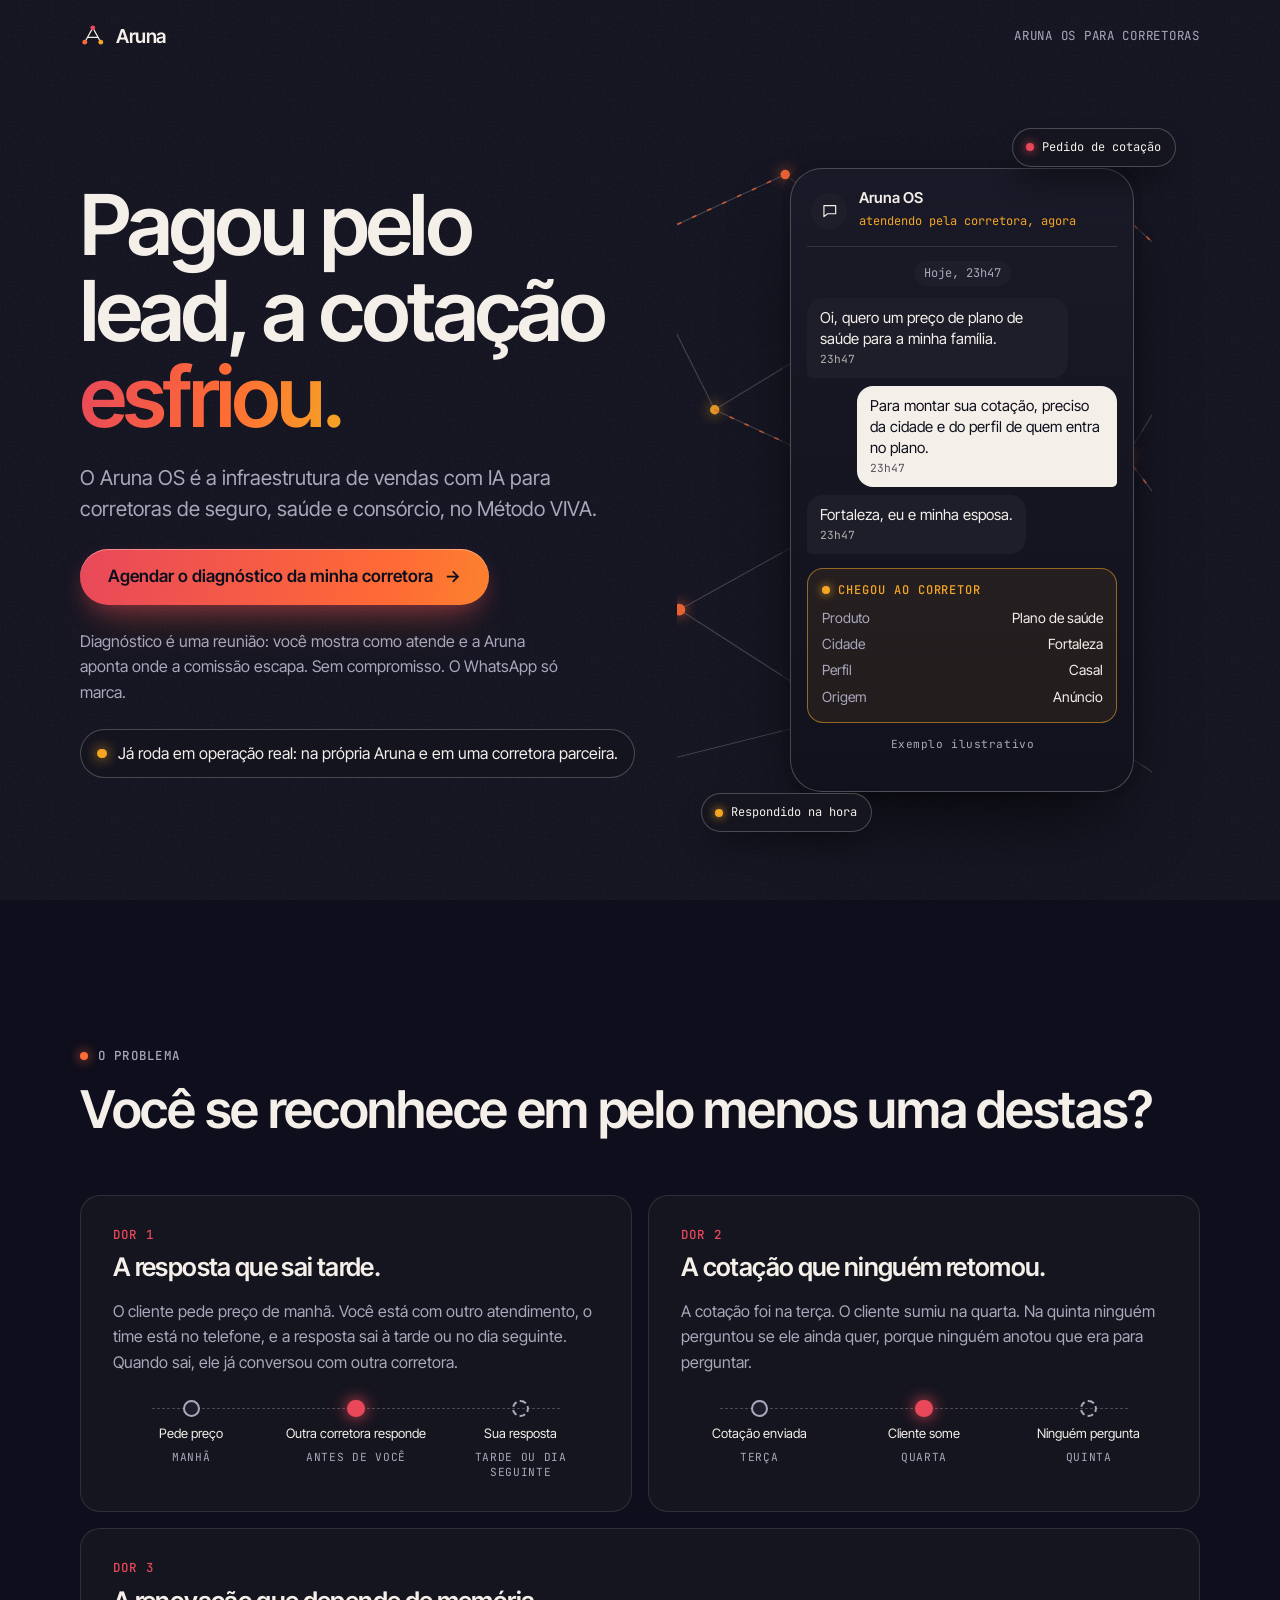
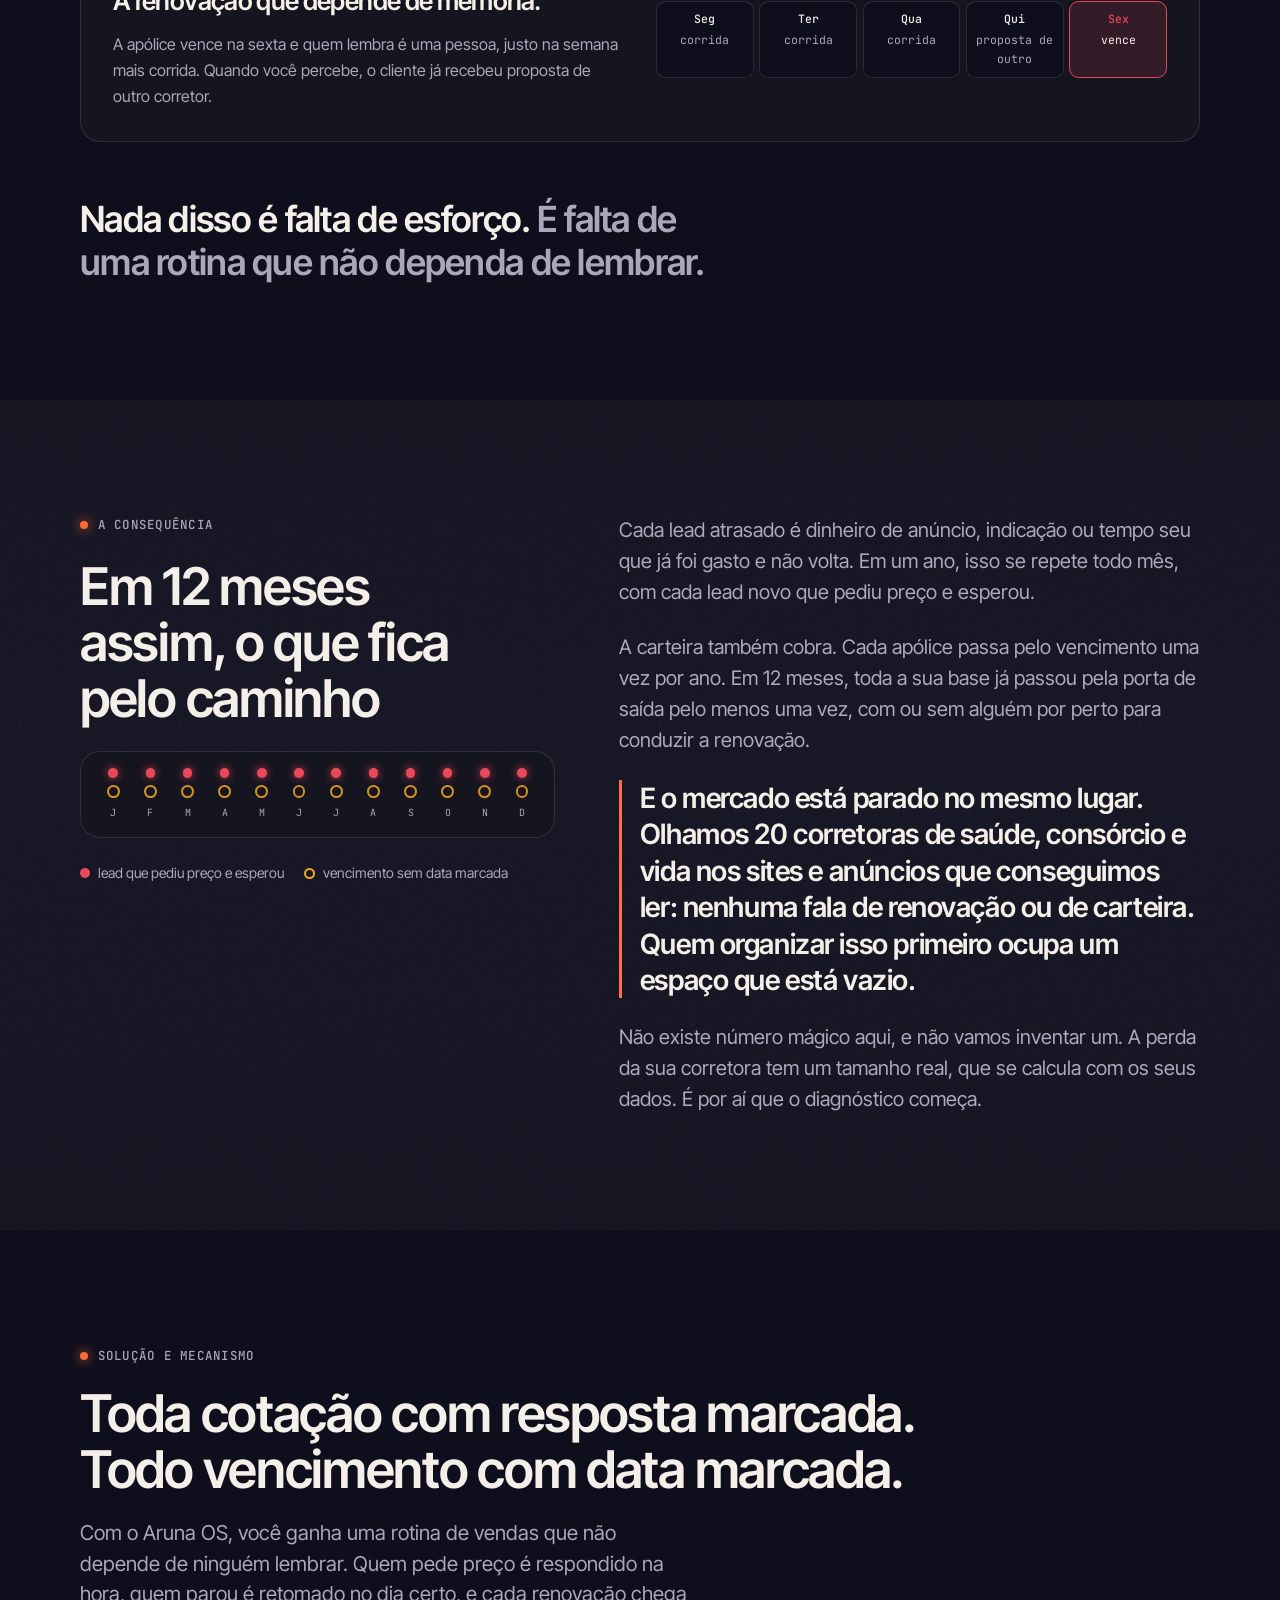
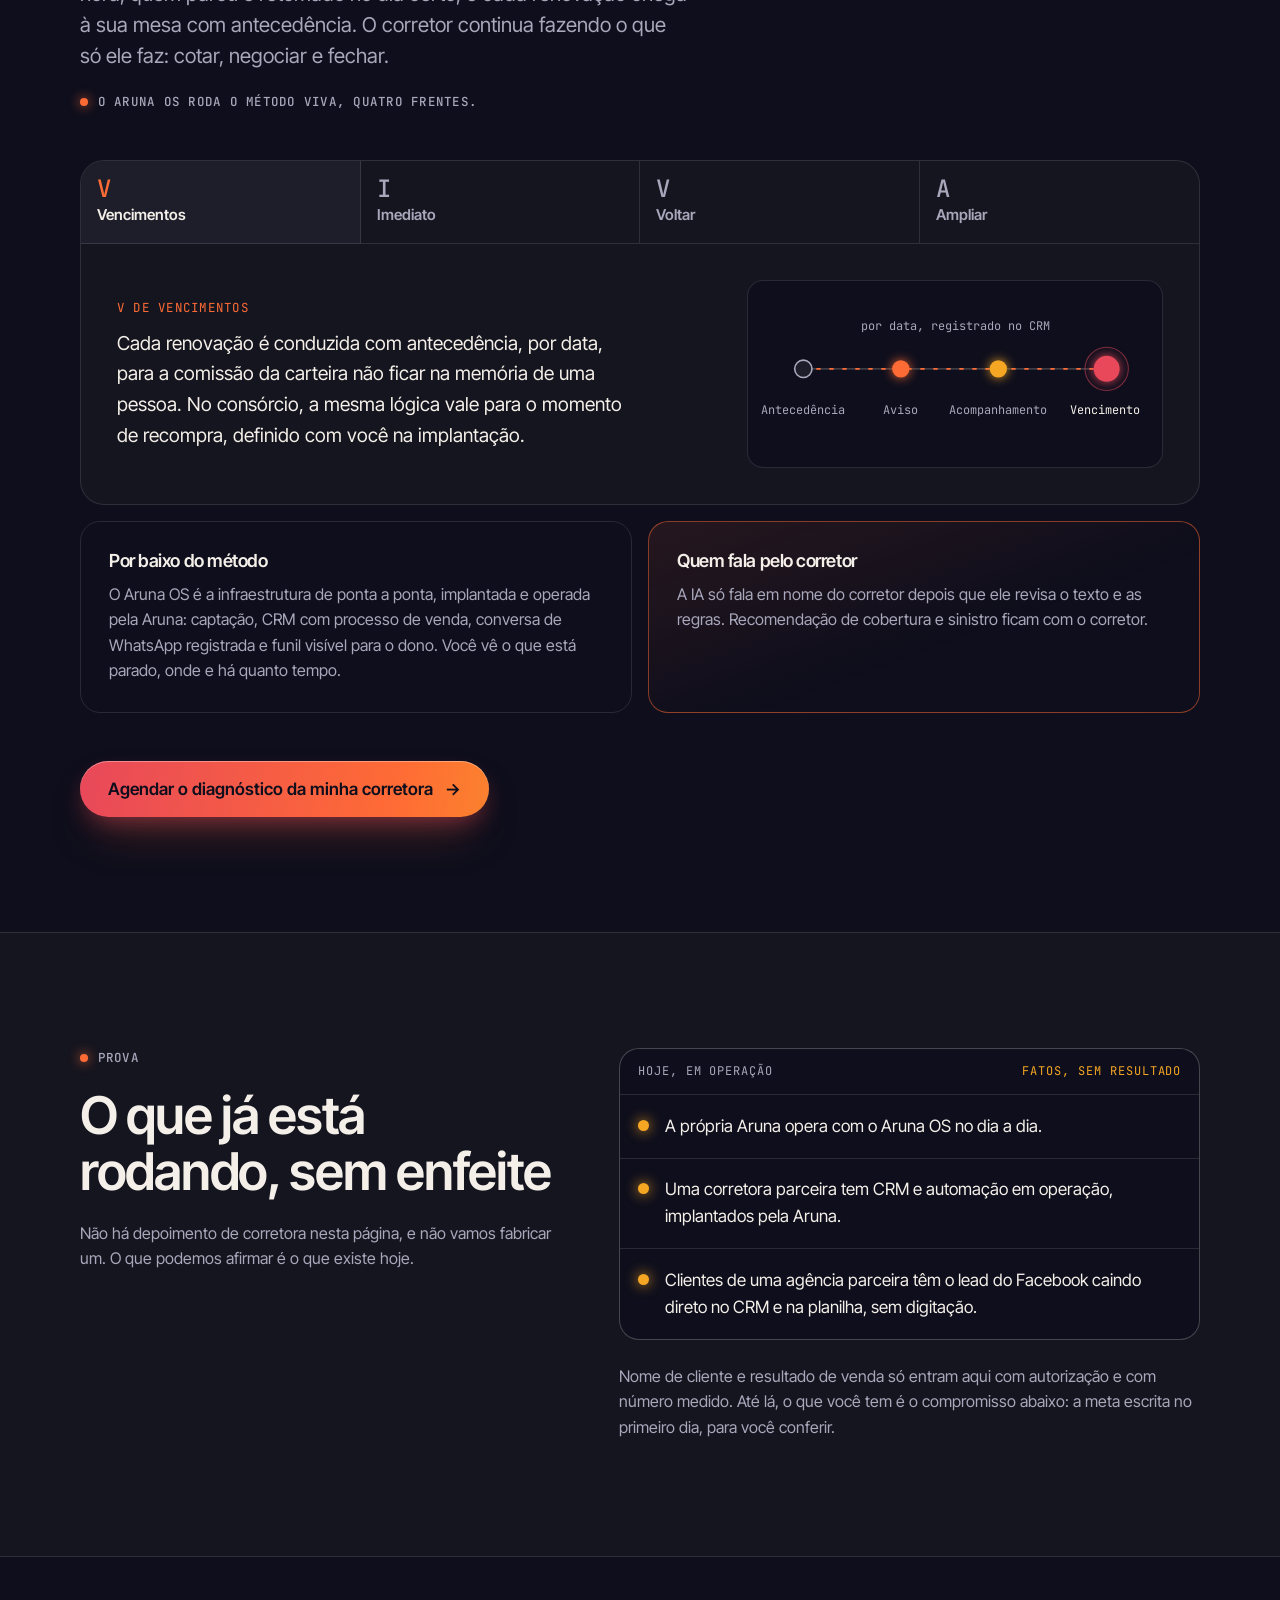
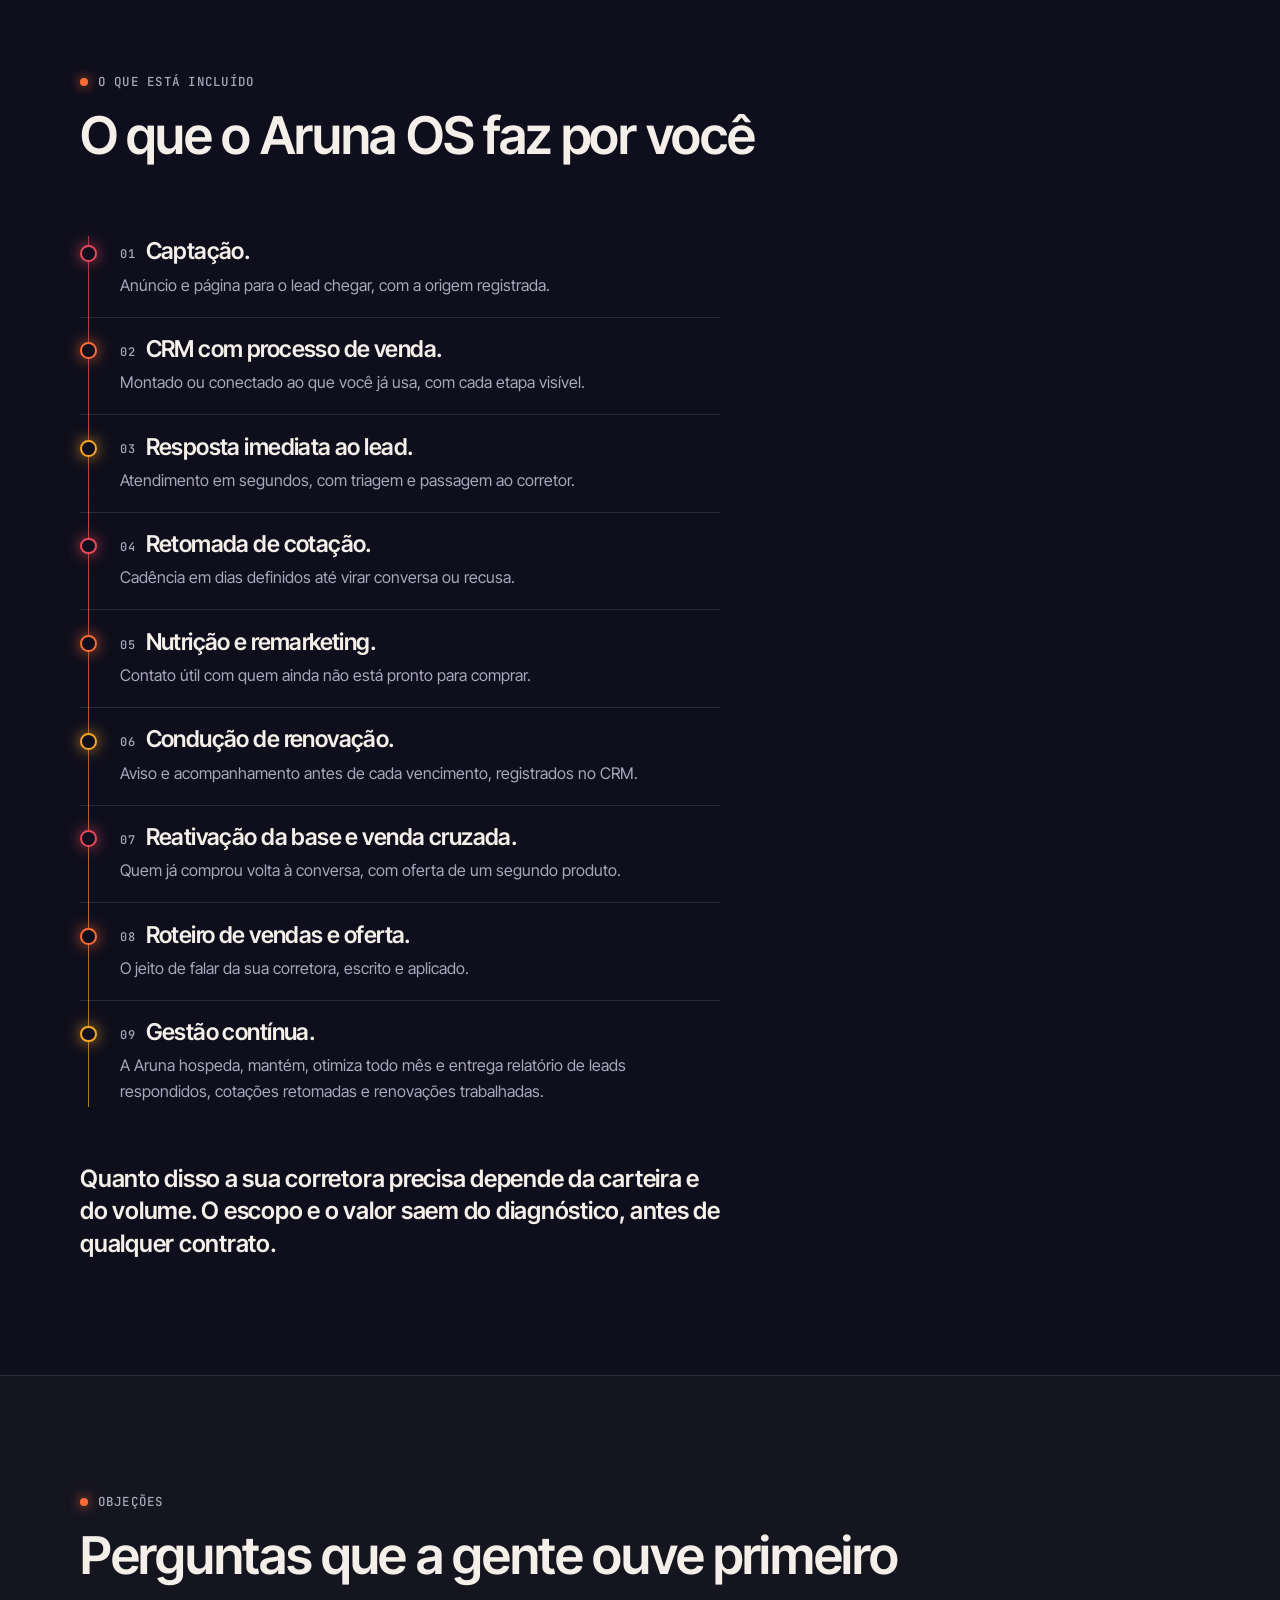
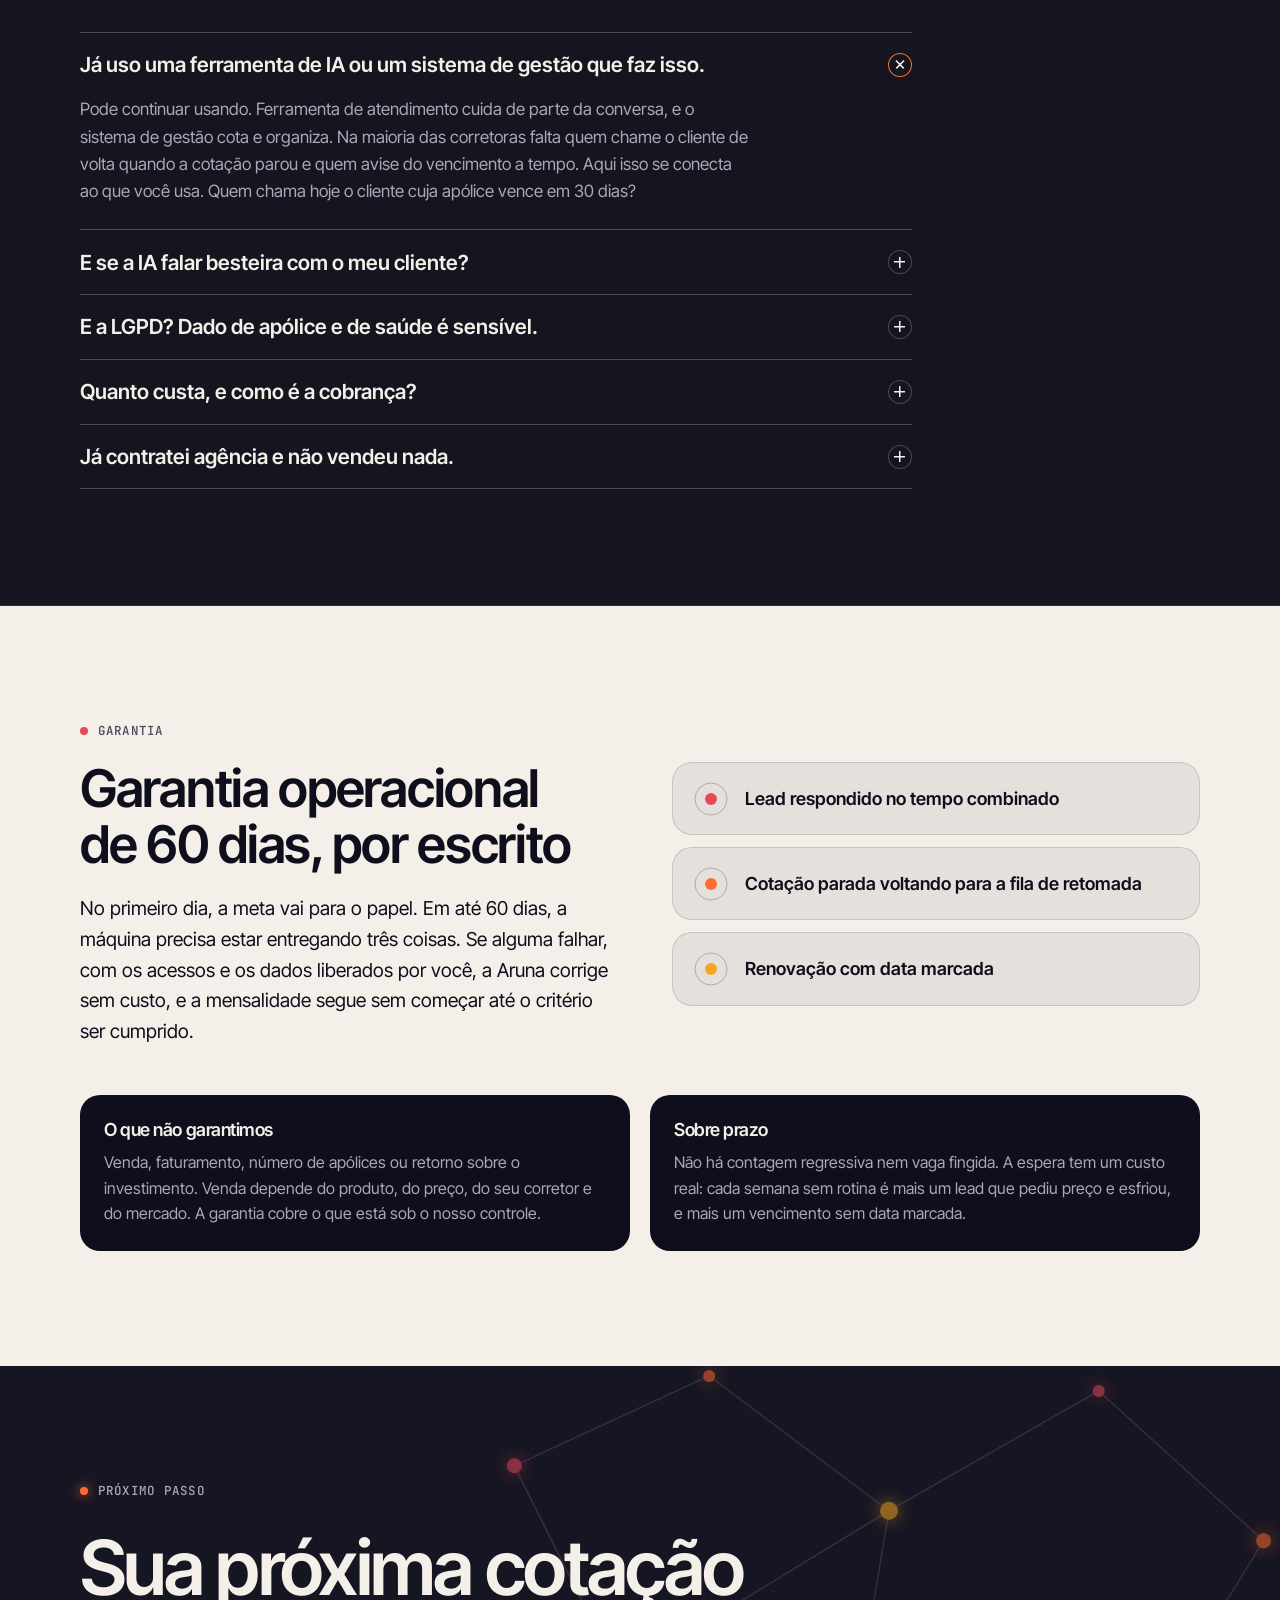
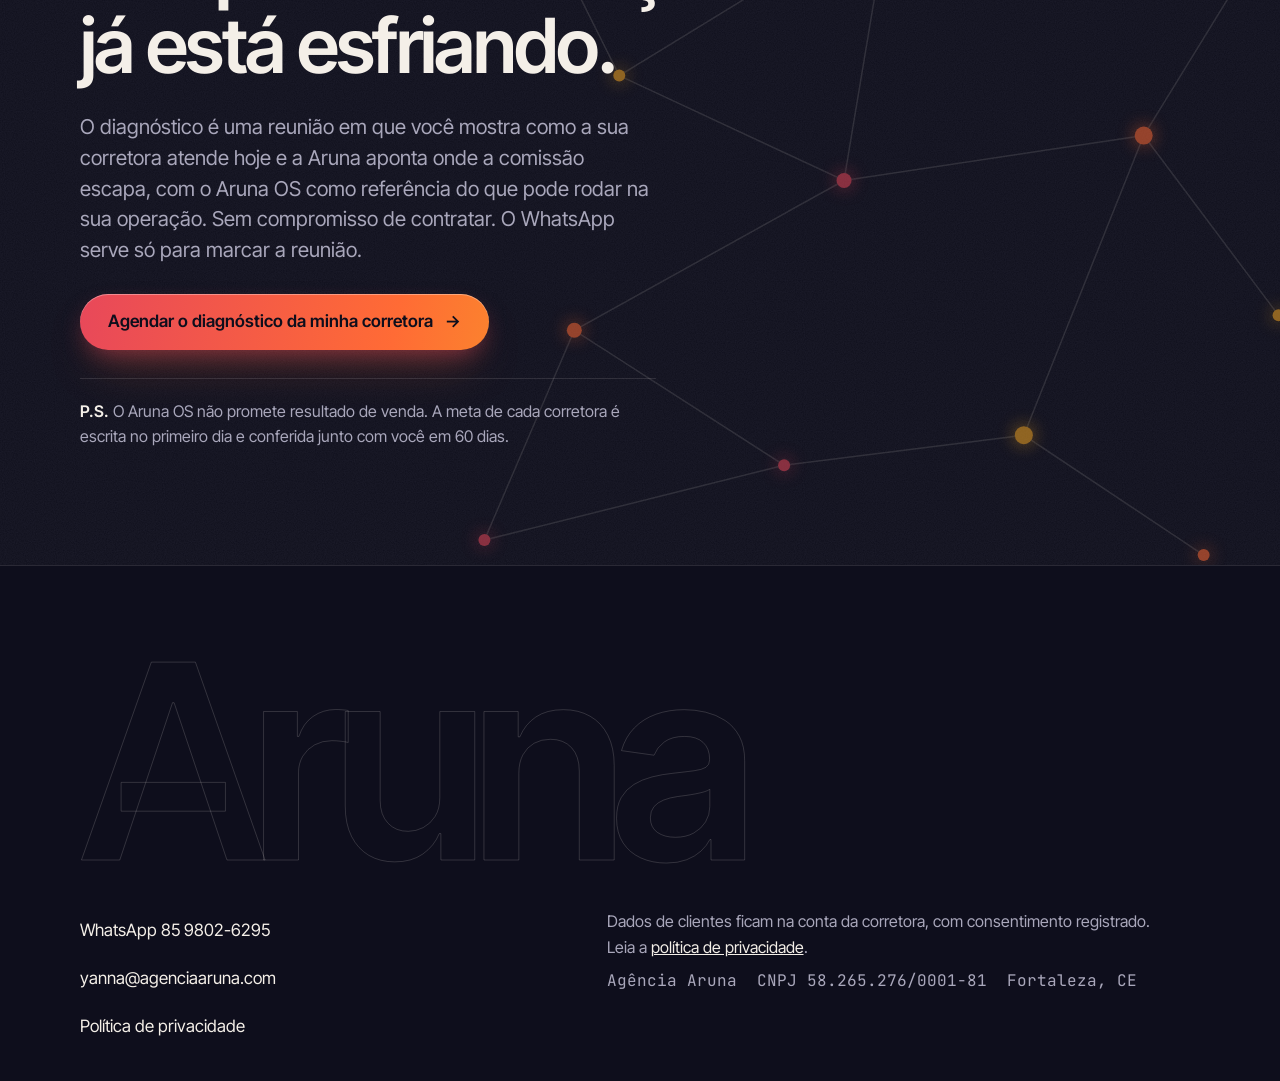
<file: corretoras-2/index.html>
<!doctype html>
<html lang="pt-BR">
<head>
<meta charset="utf-8">
<meta name="viewport" content="width=device-width, initial-scale=1">
<meta name="robots" content="noindex">
<title>Aruna OS para Corretoras: diagnóstico da sua corretora</title>
<meta name="description" content="Aruna OS: infraestrutura de vendas com IA para corretoras de seguro, saúde e consórcio: lead respondido, cotação retomada, renovação com data marcada.">
<meta name="theme-color" content="#0E0E1C">
<meta property="og:type" content="website">
<meta property="og:locale" content="pt_BR">
<meta property="og:site_name" content="Agência Aruna">
<meta property="og:title" content="Pagou pelo lead, a cotação esfriou.">
<meta property="og:description" content="Aruna OS: infraestrutura de vendas com IA para corretoras de seguro, saúde e consórcio: lead respondido, cotação retomada, renovação com data marcada.">
<link rel="icon" type="image/svg+xml" href="../favicon.svg">
<link rel="preconnect" href="https://fonts.googleapis.com">
<link rel="preconnect" href="https://fonts.gstatic.com" crossorigin>
<link href="https://fonts.googleapis.com/css2?family=Inter+Tight:wght@400;600&family=JetBrains+Mono:wght@400;500&display=swap" rel="stylesheet">
<script>document.documentElement.classList.add('js')</script>
<script>
!function(f,b,e,v,n,t,s){if(f.fbq)return;n=f.fbq=function(){n.callMethod?
n.callMethod.apply(n,arguments):n.queue.push(arguments)};if(!f._fbq)f._fbq=n;
n.push=n;n.loaded=!0;n.version='2.0';n.queue=[];t=b.createElement(e);t.async=!0;
t.src=v;s=b.getElementsByTagName(e)[0];s.parentNode.insertBefore(t,s)}(window,
document,'script','https://connect.facebook.net/en_US/fbevents.js');
fbq('init','805389752641637'); fbq('track','PageView');
</script>
<style>
:root{
  --bg:#0E0E1C;--panel:#15151F;--steel:#1E1E2B;--cream:#F4EFE8;
  --coral:#E8485A;--orange:#FF6B35;--amber:#F5A623;
  --text:#F4EFE8;--ink:#F4EFE8;--muted:#A9A7BB;
  --action:#E8485A;--on-action:#0E0E1C;--foco:#F5A623;--accent:#FF6B35;
  --line:rgba(244,239,232,.12);--line-2:rgba(244,239,232,.24);
  --grad:linear-gradient(100deg,#E8485A 0%,#FF6B35 55%,#F5A623 100%);
  --ease:cubic-bezier(.22,1,.36,1);
  --sans:"Inter Tight",system-ui,-apple-system,"Segoe UI",sans-serif;
  --mono:"JetBrains Mono",ui-monospace,"SF Mono",Menlo,monospace;
  --gut:clamp(1rem,4vw,2rem);
  --sec:clamp(4rem,9vw,7.5rem);
  --r:1.25rem;
}
*,*::before,*::after{box-sizing:border-box}
html{-webkit-text-size-adjust:100%;scroll-behavior:smooth;scroll-padding-top:1rem}
body{margin:0;background:var(--bg);color:var(--text);font-family:var(--sans);font-weight:400;font-size:1rem;line-height:1.6;-webkit-font-smoothing:antialiased;overflow-wrap:anywhere}
img,svg{display:block;max-width:100%}
h1,h2,h3,p,ul,ol,dl,dd,figure{margin:0}
ul,ol{padding:0;list-style:none}
a{color:inherit}
button{font:inherit;color:inherit}
:focus-visible{outline:3px solid var(--foco);outline-offset:3px;border-radius:.375rem}
.wrap{width:100%;max-width:74rem;margin-inline:auto;padding-inline:var(--gut)}
.sec{padding-block:var(--sec);position:relative}
.grain::before{content:"";position:absolute;inset:0;pointer-events:none;opacity:.07;mix-blend-mode:screen;background-image:url("data:image/svg+xml,%3Csvg xmlns='http://www.w3.org/2000/svg' width='160' height='160'%3E%3Cfilter id='n'%3E%3CfeTurbulence type='fractalNoise' baseFrequency='.9' numOctaves='2' stitchTiles='stitch'/%3E%3CfeColorMatrix values='0 0 0 0 1 0 0 0 0 1 0 0 0 0 1 0 0 0 .9 0'/%3E%3C/filter%3E%3Crect width='100%25' height='100%25' filter='url(%23n)'/%3E%3C/svg%3E")}
.lab{display:inline-flex;align-items:center;gap:.6rem;font-family:var(--mono);font-weight:500;font-size:.78rem;letter-spacing:.1em;text-transform:uppercase;color:var(--muted)}
.lab::before{content:"";width:.5rem;height:.5rem;border-radius:50%;background:var(--orange);box-shadow:0 0 .75rem 0 var(--orange)}
h1,h2,h3{font-weight:600;letter-spacing:-.025em;line-height:1.08;text-wrap:balance}
h1{font-size:clamp(2.5rem,1.2rem + 5.6vw,5.25rem);letter-spacing:-.035em;line-height:1.02}
h2{font-size:clamp(1.85rem,1.1rem + 3vw,3.25rem)}
h3{font-size:clamp(1.25rem,1.05rem + .9vw,1.6rem);line-height:1.2}
.hl{background:var(--grad);-webkit-background-clip:text;background-clip:text;color:transparent;-webkit-text-fill-color:transparent}
.lede{font-size:clamp(1.0625rem,1rem + .35vw,1.3rem);line-height:1.5;color:var(--muted);max-width:38rem}
.prose{max-width:40rem;font-size:clamp(1rem,.96rem + .2vw,1.125rem)}
.prose p+p{margin-top:1.1rem}
.cta{display:inline-flex;align-items:center;justify-content:center;gap:.75rem;min-height:3.5rem;padding:.9rem 1.75rem;border-radius:999px;background:var(--grad);background-size:140% 100%;background-position:0 0;color:var(--on-action);font-weight:600;font-size:1.0625rem;line-height:1.2;text-decoration:none;text-align:center;box-shadow:0 1px 0 rgba(255,255,255,.35) inset,0 .6rem 1.5rem -.5rem rgba(232,72,90,.55),0 1.5rem 3rem -1rem rgba(255,107,53,.35);transition:background-position .4s var(--ease),transform .2s var(--ease),box-shadow .3s var(--ease)}
.cta::after{content:"→";transition:transform .25s var(--ease)}
.cta:hover{background-position:100% 0;box-shadow:0 1px 0 rgba(255,255,255,.4) inset,0 .8rem 2rem -.5rem rgba(232,72,90,.7),0 2rem 3.5rem -1rem rgba(255,107,53,.45)}
.cta:hover::after{transform:translateX(.25rem)}
.cta:active{transform:translateY(1px) scale(.99)}
.reveal{transition:opacity .8s var(--ease),transform .8s var(--ease)}
.js .reveal:not(.in){opacity:0;transform:translateY(1.125rem)}

.top{position:absolute;inset:0 0 auto 0;z-index:5}
.top .wrap{display:flex;align-items:center;justify-content:space-between;min-height:4.5rem}
.brand{display:inline-flex;align-items:center;gap:.65rem;text-decoration:none;font-weight:600;font-size:1.2rem;letter-spacing:-.02em;min-height:2.75rem}
.brand svg{width:1.6rem;height:1.6rem}
.top .tag{font-family:var(--mono);font-size:.78rem;color:var(--muted);letter-spacing:.06em;text-transform:uppercase}

.hero{padding-top:clamp(6.5rem,12vw,9rem);padding-bottom:var(--sec);overflow:clip;min-height:min(100svh,60rem)}
.hero .wrap{display:grid;grid-template-columns:minmax(0,1fr);gap:clamp(2.5rem,6vw,4rem);align-items:center;position:relative;z-index:2}
.hero-copy{display:grid;gap:1.5rem;justify-items:start}
.hero-copy .lede{max-width:34rem}
.micro{font-size:1rem;color:var(--muted);max-width:30rem}
.proof{display:inline-flex;align-items:center;gap:.7rem;padding:.65rem 1rem;border:1px solid var(--line-2);border-radius:999px;font-size:1rem;background:rgba(21,21,31,.7)}
.proof i{flex:none;width:.6rem;height:.6rem;border-radius:50%;background:var(--amber);box-shadow:0 0 .8rem var(--amber)}
.hero-stage{position:relative;display:grid;place-items:center;min-height:42rem}
.net{position:absolute;inset:-6% -10%;z-index:0;width:120%;height:112%;pointer-events:none;opacity:.9}
.e{stroke:rgba(244,239,232,.22);stroke-width:1;fill:none}
.net .f{stroke:var(--orange);stroke-width:1.4;fill:none;stroke-dasharray:4 10;opacity:.8;animation:flow 3.2s linear infinite}
.nc{fill:var(--coral);filter:drop-shadow(0 0 6px rgba(232,72,90,.95))}
.no{fill:var(--orange);filter:drop-shadow(0 0 6px rgba(255,107,53,.95))}
.na{fill:var(--amber);filter:drop-shadow(0 0 6px rgba(245,166,35,.95))}
.p{transform-box:fill-box;transform-origin:center;animation:pulse 3.6s ease-in-out infinite;animation-delay:calc(var(--k,0) * -.45s)}
@keyframes flow{to{stroke-dashoffset:-28}}
@keyframes pulse{0%,100%{transform:scale(1);opacity:1}50%{transform:scale(1.5);opacity:.7}}
.phone{min-height:39rem;position:relative;z-index:2;width:min(100%,21.5rem);border:1px solid var(--line-2);border-radius:2rem;background:linear-gradient(180deg,#191927,#12121E);padding:1rem;box-shadow:0 2.5rem 5rem -1.5rem rgba(0,0,0,.75),0 0 0 .5rem rgba(21,21,31,.55)}
.ph-head{display:flex;align-items:center;gap:.7rem;padding:.25rem .25rem .85rem;border-bottom:1px solid var(--line)}
.ph-av{flex:none;width:2.25rem;height:2.25rem;border-radius:50%;background:var(--steel);display:grid;place-items:center}
.ph-av svg{width:1.1rem;height:1.1rem}
.ph-head b{display:block;font-weight:600;font-size:.9375rem;line-height:1.2}
.ph-head small{font-family:var(--mono);font-size:.75rem;color:var(--amber)}
.ph-day{margin:.85rem auto .7rem;width:max-content;font-family:var(--mono);font-size:.75rem;color:var(--muted);padding:.2rem .65rem;border-radius:999px;background:var(--steel)}
.msgs{display:grid;gap:.5rem}
.m{max-width:84%;padding:.6rem .8rem;border-radius:1rem;font-size:.9375rem;line-height:1.4}
.m em{display:block;margin-top:.2rem;font-style:normal;font-family:var(--mono);font-size:.7rem;opacity:.7}
.m.in-c{justify-self:start;background:var(--steel);border-bottom-left-radius:.3rem}
.m.out{justify-self:end;background:var(--cream);color:var(--bg);border-bottom-right-radius:.3rem}
.handoff{margin-top:.9rem;border:1px solid rgba(245,166,35,.55);border-radius:1rem;padding:.85rem;background:rgba(245,166,35,.07)}
.handoff h3{font-family:var(--mono);font-weight:500;font-size:.75rem;letter-spacing:.08em;text-transform:uppercase;color:var(--amber);display:flex;align-items:center;gap:.5rem;margin-bottom:.6rem}
.handoff h3::before{content:"";width:.5rem;height:.5rem;border-radius:50%;background:var(--amber);box-shadow:0 0 .6rem var(--amber)}
.handoff dl{display:grid;grid-template-columns:auto 1fr;gap:.25rem .9rem;font-size:.875rem}
.handoff dt{color:var(--muted)}
.handoff dd{text-align:right}
.ex{margin-top:.8rem;text-align:center;font-family:var(--mono);font-size:.7rem;color:var(--muted);letter-spacing:.05em}
.chip{position:absolute;z-index:3;display:flex;align-items:center;gap:.5rem;padding:.55rem .85rem;border-radius:999px;font-family:var(--mono);font-size:.75rem;background:var(--panel);border:1px solid var(--line-2);box-shadow:0 1rem 2rem -.75rem rgba(0,0,0,.8)}
.chip i{width:.5rem;height:.5rem;border-radius:50%;background:var(--coral);box-shadow:0 0 .6rem var(--coral)}
.chip.c1{top:-1rem;right:1.5rem}
.chip.c2{bottom:-1rem;left:-1.5rem}
.chip.c2 i{background:var(--amber);box-shadow:0 0 .6rem var(--amber)}

.pain-head{display:grid;gap:1rem;margin-bottom:clamp(2rem,5vw,3.5rem);justify-items:start}
.bento{display:grid;grid-template-columns:minmax(0,1fr);gap:1rem}
.cell{position:relative;border:1px solid var(--line);border-radius:var(--r);background:var(--panel);padding:clamp(1.25rem,3vw,2rem);display:grid;gap:1rem;align-content:start;overflow:clip;transition:border-color .3s var(--ease),transform .3s var(--ease)}
.cell:hover{border-color:var(--line-2);transform:translateY(-2px)}
.cell p{color:var(--muted);max-width:34rem}
.cell h3 .n{display:block;font-family:var(--mono);font-weight:500;font-size:.78rem;letter-spacing:.1em;text-transform:uppercase;color:var(--coral);margin-bottom:.6rem}
.track{display:grid;grid-template-columns:repeat(3,minmax(0,1fr));gap:.5rem;align-items:start;margin-top:.5rem;position:relative}
.track::before{content:"";position:absolute;left:8%;right:8%;top:.55rem;border-top:1px dashed var(--line-2)}
.tk{display:grid;gap:.5rem;justify-items:center;text-align:center;font-size:.8125rem;line-height:1.3;position:relative}
.tk i{width:1.1rem;height:1.1rem;border-radius:50%;background:var(--steel);border:2px solid var(--muted)}
.tk.hot i{background:var(--coral);border-color:var(--coral);box-shadow:0 0 .9rem var(--coral)}
.tk.ghost i{background:transparent;border-style:dashed}
.tk small{font-family:var(--mono);font-size:.7rem;color:var(--muted);letter-spacing:.06em;text-transform:uppercase}
.week{display:grid;grid-template-columns:repeat(5,minmax(0,1fr));gap:.35rem;margin-top:.5rem}
.day{border:1px solid var(--line);border-radius:.6rem;padding:.55rem .25rem;text-align:center;font-family:var(--mono);font-size:.72rem;color:var(--muted);background:var(--bg)}
.day b{display:block;font-weight:500;color:var(--text);margin-bottom:.15rem}
.day.hot{border-color:var(--coral);background:rgba(232,72,90,.14);color:var(--text)}
.day.hot b{color:var(--coral)}
.cell.wide .week{max-width:34rem}
.close-line{margin-top:clamp(2rem,5vw,3.5rem);font-size:clamp(1.4rem,1rem + 2vw,2.25rem);line-height:1.2;letter-spacing:-.02em;font-weight:600;max-width:46rem;text-wrap:balance}
.close-line span{color:var(--muted)}

.conseq{background:linear-gradient(180deg,var(--bg),#10101F 40%,var(--bg))}
.cq{display:grid;grid-template-columns:minmax(0,1fr);gap:clamp(2rem,5vw,4rem)}
.cq-side{display:grid;gap:1.5rem;align-content:start}
.year{display:grid;grid-template-columns:repeat(12,minmax(0,1fr));gap:.3rem;padding:1rem;border:1px solid var(--line);border-radius:var(--r);background:var(--panel)}
.mo{display:grid;gap:.45rem;justify-items:center;font-family:var(--mono);font-size:.62rem;color:var(--muted)}
.mo i{width:.6rem;height:.6rem;border-radius:50%;background:var(--coral);box-shadow:0 0 .5rem rgba(232,72,90,.8)}
.mo u{width:.8rem;height:.8rem;border-radius:50%;border:2px solid var(--amber);text-decoration:none;opacity:.85}
.key{display:flex;flex-wrap:wrap;gap:.5rem 1.25rem;font-size:.875rem;color:var(--muted)}
.key span{display:inline-flex;align-items:center;gap:.5rem}
.key i{width:.6rem;height:.6rem;border-radius:50%;background:var(--coral)}
.key u{width:.7rem;height:.7rem;border-radius:50%;border:2px solid var(--amber)}
.cq-text{display:grid;gap:1.5rem;font-size:clamp(1.0625rem,1rem + .4vw,1.25rem);line-height:1.55}
.cq-text p{max-width:38rem}
.cq-text p:not(.pull){color:var(--muted)}
.pull{font-size:clamp(1.25rem,1rem + 1.2vw,1.75rem);line-height:1.3;font-weight:600;letter-spacing:-.015em;padding-left:1.1rem;border-left:3px solid var(--orange);color:var(--text)}

.viva-head{display:grid;gap:1.25rem;margin-bottom:clamp(2rem,5vw,3rem);justify-items:start}
.tabs{border:1px solid var(--line);border-radius:calc(var(--r) + .25rem);background:var(--panel);overflow:clip}
.tablist{display:grid;grid-template-columns:repeat(2,minmax(0,1fr))}
.tab{appearance:none;border:0;background:transparent;cursor:pointer;text-align:left;padding:1rem;min-height:4.25rem;display:grid;gap:.15rem;border-bottom:1px solid var(--line);border-right:1px solid var(--line);transition:background .25s var(--ease)}
.tab:nth-child(2n){border-right:0}
.tab .ltr{font-family:var(--mono);font-weight:500;font-size:1.5rem;line-height:1;color:var(--muted);transition:color .25s}
.tab .nm{font-size:.9375rem;color:var(--muted);font-weight:600}
.tab:hover{background:rgba(244,239,232,.04)}
.tab[aria-selected="true"]{background:var(--steel)}
.tab[aria-selected="true"] .ltr{color:var(--orange)}
.tab[aria-selected="true"] .nm{color:var(--text)}
.panel{padding:clamp(1.25rem,3vw,2.25rem);display:grid;gap:1.5rem;align-items:center}
.panel[hidden]{display:none}
.panel p{max-width:32rem;font-size:clamp(1.0625rem,1rem + .3vw,1.2rem)}
.panel .ttl{font-family:var(--mono);font-size:.78rem;letter-spacing:.1em;text-transform:uppercase;color:var(--orange);margin-bottom:.6rem}
.dia{width:100%;max-width:26rem;justify-self:center;border:1px solid var(--line);border-radius:1rem;background:var(--bg);padding:.75rem}
.dia svg{width:100%;height:auto}
.dia text{font-family:var(--mono);font-size:11px;fill:var(--muted)}
.dia .l{stroke:rgba(244,239,232,.28);stroke-width:1.2;fill:none}
.dia .fl{stroke:var(--orange);stroke-width:1.6;fill:none;stroke-dasharray:4 8;animation:flow 2.6s linear infinite}
.dia .k{fill:var(--steel);stroke:var(--muted);stroke-width:1.5}
.dia .kc{fill:var(--coral);filter:drop-shadow(0 0 5px rgba(232,72,90,.95))}
.dia .ko{fill:var(--orange);filter:drop-shadow(0 0 5px rgba(255,107,53,.95))}
.dia .ka{fill:var(--amber);filter:drop-shadow(0 0 5px rgba(245,166,35,.95))}
.dia .hi{fill:var(--text)}
.notes{display:grid;grid-template-columns:minmax(0,1fr);gap:1rem;margin-top:1rem}
.note{border:1px solid var(--line);border-radius:var(--r);padding:clamp(1.25rem,3vw,1.75rem);display:grid;gap:.6rem;align-content:start}
.note h3{font-size:1.125rem}
.note p{color:var(--muted)}
.note.hot{border-color:rgba(255,107,53,.5);background:linear-gradient(160deg,rgba(255,107,53,.1),transparent 60%)}
.mid-cta{margin-top:clamp(2rem,5vw,3rem)}

.proof-sec{background:var(--panel);border-block:1px solid var(--line)}
.pf{display:grid;grid-template-columns:minmax(0,1fr);gap:clamp(2rem,5vw,4rem)}
.pf-side{display:grid;gap:1.25rem;align-content:start}
.board{border:1px solid var(--line-2);border-radius:var(--r);background:var(--bg);overflow:clip}
.board-h{display:flex;align-items:center;justify-content:space-between;gap:1rem;padding:.8rem 1.1rem;border-bottom:1px solid var(--line);font-family:var(--mono);font-size:.75rem;letter-spacing:.08em;text-transform:uppercase;color:var(--muted)}
.board-h span:last-child{color:var(--amber)}
.row{display:grid;grid-template-columns:auto minmax(0,1fr);gap:1rem;padding:1.1rem;align-items:start}
.row+.row{border-top:1px solid var(--line)}
.row i{margin-top:.45rem;width:.7rem;height:.7rem;border-radius:50%;background:var(--amber);box-shadow:0 0 .8rem var(--amber)}
.row p{font-size:1.0625rem}
.pf-end{color:var(--muted);max-width:40rem}

.stack-head{display:grid;gap:1rem;margin-bottom:clamp(2rem,5vw,3.5rem);justify-items:start}
.spine{position:relative}
.spine::before{content:"";position:absolute;left:.5rem;top:1rem;bottom:1rem;width:1px;background:linear-gradient(180deg,var(--coral),var(--orange),var(--amber));opacity:.7}
.step{max-width:40rem;position:relative;display:grid;grid-template-columns:minmax(0,1fr);gap:.4rem;padding:1.15rem 0 1.15rem 2.5rem;border-bottom:1px solid var(--line)}
.step:last-child{border-bottom:0}
.step::before{content:"";position:absolute;left:0;top:1.55rem;width:1.05rem;height:1.05rem;border-radius:50%;background:var(--bg);border:2px solid var(--orange);box-shadow:0 0 .9rem rgba(255,107,53,.8)}
.step:nth-child(3n+1)::before{border-color:var(--coral);box-shadow:0 0 .9rem rgba(232,72,90,.8)}
.step:nth-child(3n)::before{border-color:var(--amber);box-shadow:0 0 .9rem rgba(245,166,35,.8)}
.step h3{font-size:clamp(1.15rem,1.05rem + .6vw,1.45rem)}
.step h3 small{font-family:var(--mono);font-weight:500;font-size:.75rem;color:var(--muted);margin-right:.6rem;letter-spacing:.08em;vertical-align:.1em}
.step p{color:var(--muted);max-width:34rem}
.stack-end{margin-top:clamp(1.5rem,4vw,2.5rem);font-size:clamp(1.15rem,1rem + .8vw,1.5rem);line-height:1.35;font-weight:600;max-width:40rem;letter-spacing:-.01em}

.faq-sec{background:var(--panel);border-block:1px solid var(--line)}
.faq-head{display:grid;gap:1rem;margin-bottom:clamp(2rem,5vw,3rem);justify-items:start}
.faq{max-width:52rem}
details{border-top:1px solid var(--line-2)}
details:last-child{border-bottom:1px solid var(--line-2)}
summary{list-style:none;cursor:pointer;display:flex;justify-content:space-between;align-items:center;gap:1.25rem;min-height:3.5rem;padding:1.15rem 0;font-weight:600;font-size:clamp(1.0625rem,1rem + .4vw,1.3rem);line-height:1.3}
summary::-webkit-details-marker{display:none}
summary::after{content:"";flex:none;width:1.5rem;height:1.5rem;border-radius:50%;border:1px solid var(--line-2);background:linear-gradient(var(--text),var(--text)) center/.7rem 1.5px no-repeat,linear-gradient(var(--text),var(--text)) center/1.5px .7rem no-repeat;transition:transform .3s var(--ease),border-color .3s}
details[open] summary::after{transform:rotate(45deg);border-color:var(--orange)}
details .ans{padding:0 0 1.5rem;max-width:42rem;color:var(--muted);font-size:1.0625rem}
details .ans strong{color:var(--text);font-weight:600}

.guar{background:var(--cream);color:var(--bg)}
.guar .lab{color:#4A4A5C}
.guar h2{color:var(--bg)}
.guar .lab::before{background:var(--coral);box-shadow:none}
.g-grid{display:grid;grid-template-columns:minmax(0,1fr);gap:clamp(2rem,5vw,4rem)}
.g-side{display:grid;gap:1.25rem;align-content:start}
.g-side p{font-size:clamp(1.0625rem,1rem + .3vw,1.2rem);max-width:34rem}
.crit{display:grid;gap:.75rem}
.crit li{display:grid;grid-template-columns:auto minmax(0,1fr);gap:1rem;align-items:center;padding:1.1rem 1.25rem;border-radius:var(--r);background:rgba(14,14,28,.06);border:1px solid rgba(14,14,28,.14);font-size:1.125rem;font-weight:600;line-height:1.3}
.crit li svg{width:2.25rem;height:2.25rem}
.g-two{display:grid;grid-template-columns:minmax(0,1fr);gap:1.25rem;margin-top:clamp(2rem,5vw,3rem)}
.g-card{padding:1.5rem;border-radius:var(--r);background:var(--bg);color:var(--text);display:grid;gap:.6rem;align-content:start}
.g-card h3{font-size:1.125rem}
.g-card p{color:var(--muted)}

.final{overflow:clip;text-align:left}
.final .wrap{position:relative;z-index:2;display:grid;gap:1.75rem;justify-items:start}
.final h2{font-size:clamp(2.25rem,1.2rem + 5vw,4.75rem);letter-spacing:-.035em;max-width:16ch;line-height:1.02}
.final .lede{max-width:36rem}
.final .ps{font-size:1rem;color:var(--muted);max-width:36rem;padding-top:1.25rem;border-top:1px solid var(--line)}
.final .ps b{font-weight:600;color:var(--text)}
.net2{position:absolute;right:-12%;top:-10%;width:min(70rem,120%);height:120%;opacity:.55;z-index:0;pointer-events:none}
footer{border-top:1px solid var(--line);padding-block:clamp(3rem,7vw,5rem) 2rem;position:relative;overflow:clip}
.mast{display:block;font-weight:600;font-size:clamp(5rem,2rem + 22vw,17rem);line-height:.85;letter-spacing:-.06em;color:transparent;-webkit-text-stroke:1px rgba(244,239,232,.16);margin-bottom:2rem;user-select:none}
.foot-row{display:grid;grid-template-columns:minmax(0,1fr);gap:2rem}
.foot-row nav{display:grid;gap:.25rem;align-content:start;justify-items:start}
.foot-row nav a{display:inline-flex;align-items:center;min-height:2.75rem;font-size:1.0625rem;text-decoration:none;border-bottom:1px solid transparent;transition:border-color .2s}
.foot-row nav a:hover{border-bottom-color:var(--orange)}
.foot-legal{display:grid;gap:.5rem;font-size:1rem;color:var(--muted);max-width:34rem;align-content:start}
.foot-legal a{color:var(--text)}
.legal{display:flex;flex-wrap:wrap;gap:.25rem 1.25rem;font-family:var(--mono);font-size:1rem}

.bar{position:fixed;left:0;right:0;bottom:0;z-index:20;padding:.75rem var(--gut) calc(.75rem + env(safe-area-inset-bottom));background:linear-gradient(180deg,transparent,rgba(14,14,28,.92) 40%);transform:translateY(110%);visibility:hidden;transition:transform .35s var(--ease),visibility 0s linear .35s}
.bar.on{transform:none;visibility:visible;transition:transform .35s var(--ease)}
.bar .cta{width:100%}

@media (min-width:48rem){
  .tablist{grid-template-columns:repeat(4,minmax(0,1fr))}
  .tab,.tab:nth-child(2n){border-right:1px solid var(--line)}
  .tab:last-child{border-right:0}
  .panel{grid-template-columns:minmax(0,1fr) minmax(0,26rem);gap:3rem}
  .notes{grid-template-columns:repeat(2,minmax(0,1fr))}
  .g-two{grid-template-columns:repeat(2,minmax(0,1fr))}
  .bento{grid-template-columns:repeat(6,minmax(0,1fr))}
  .cell.a{grid-column:span 3}
  .cell.b{grid-column:span 3}
  .cell.wide{grid-column:span 6;grid-template-columns:minmax(0,1fr) minmax(0,1fr);align-items:center;gap:2rem}
  .bar{display:none}
}
@media (min-width:60rem){
  .hero .wrap{grid-template-columns:minmax(0,1.1fr) minmax(0,.9fr)}
  .cq{grid-template-columns:minmax(0,.9fr) minmax(0,1.1fr)}
  .cq-side{position:sticky;top:2rem}
  .pf{grid-template-columns:minmax(0,.9fr) minmax(0,1.1fr)}
  .g-grid{grid-template-columns:minmax(0,1fr) minmax(0,1fr);align-items:center}
  .foot-row{grid-template-columns:minmax(0,1fr) minmax(0,1.2fr)}
  .spine::before{left:.5rem}
}
@media (max-width:47.99rem){
  .chip.c1{right:.5rem}
  .chip.c2{left:0}
  .hero{min-height:0}
  .net{inset:-4% -22%;width:144%}
  footer{padding-bottom:6rem}
}
@media (prefers-reduced-motion:reduce){
  html{scroll-behavior:auto}
  *,*::before,*::after{animation:none!important;transition-duration:.01ms!important}
  .js .reveal:not(.in){opacity:1;transform:none}
}
</style>
</head>
<body>
<noscript><img height="1" width="1" style="display:none" alt="" src="https://www.facebook.com/tr?id=805389752641637&ev=PageView&noscript=1"></noscript>

<svg width="0" height="0" style="position:absolute" aria-hidden="true" focusable="false">
  <defs>
    <symbol id="grafo" viewBox="0 0 640 640">
      <path class="e" d="M80 120L210 60L330 150L470 70L580 170M80 120L150 260L330 150M150 260L300 330L330 150M300 330L500 300L580 170M500 300L590 420M300 330L120 430L260 520L420 500L500 300M420 500L540 580M120 430L60 570L260 520"/>
      <circle class="nc p" style="--k:0" cx="80" cy="120" r="5"/>
      <circle class="no p" style="--k:1" cx="210" cy="60" r="4"/>
      <circle class="na p" style="--k:2" cx="330" cy="150" r="6"/>
      <circle class="nc p" style="--k:3" cx="470" cy="70" r="4"/>
      <circle class="no p" style="--k:4" cx="580" cy="170" r="5"/>
      <circle class="na p" style="--k:5" cx="150" cy="260" r="4"/>
      <circle class="nc p" style="--k:6" cx="300" cy="330" r="5"/>
      <circle class="no p" style="--k:7" cx="500" cy="300" r="6"/>
      <circle class="na p" style="--k:8" cx="590" cy="420" r="4"/>
      <circle class="no p" style="--k:9" cx="120" cy="430" r="5"/>
      <circle class="nc p" style="--k:10" cx="260" cy="520" r="4"/>
      <circle class="na p" style="--k:11" cx="420" cy="500" r="6"/>
      <circle class="no p" style="--k:12" cx="540" cy="580" r="4"/>
      <circle class="nc p" style="--k:13" cx="60" cy="570" r="4"/>
    </symbol>
  </defs>
</svg>

<header class="top">
  <div class="wrap">
    <a class="brand" href="#topo" aria-label="Agência Aruna">
      <svg viewBox="0 0 32 32" aria-hidden="true"><path d="M6 24L16 6l10 18M10 18h12" fill="none" stroke="#F4EFE8" stroke-width="1.6" stroke-linecap="round" stroke-linejoin="round"/><circle cx="16" cy="6" r="3" fill="#E8485A"/><circle cx="6" cy="24" r="3" fill="#FF6B35"/><circle cx="26" cy="24" r="3" fill="#F5A623"/></svg>
      Aruna
    </a>
    <span class="tag">Aruna OS para corretoras</span>
  </div>
</header>

<main id="topo">

<section class="hero grain" aria-labelledby="h-hero">
  <div class="wrap">
    <div class="hero-copy">
      <h1 id="h-hero" class="reveal">Pagou pelo lead, a cotação <span class="hl">esfriou.</span></h1>
      <p class="lede reveal">O Aruna OS é a infraestrutura de vendas com IA para corretoras de seguro, saúde e consórcio, no Método VIVA.</p>
      <a class="cta reveal" href="https://wa.me/558598026295?text=Quero%20agendar%20a%20reuni%C3%A3o%20de%20diagn%C3%B3stico%20do%20Aruna%20OS%20para%20a%20minha%20corretora" target="_blank" rel="noopener">Agendar o diagnóstico da minha corretora</a>
      <p class="micro reveal">Diagnóstico é uma reunião: você mostra como atende e a Aruna aponta onde a comissão escapa. Sem compromisso. O WhatsApp só marca.</p>
      <p class="proof reveal"><i></i>Já roda em operação real: na própria Aruna e em uma corretora parceira.</p>
    </div>
    <div class="hero-stage reveal" aria-hidden="false">
      <svg class="net" viewBox="0 0 640 640" aria-hidden="true" focusable="false" preserveAspectRatio="xMidYMid slice">
        <use href="#grafo"/>
        <path class="f" d="M80 120L210 60L330 150L470 70L580 170"/>
        <path class="f" d="M150 260L300 330L500 300L590 420"/>
      </svg>
      <div class="phone" role="img" aria-label="Exemplo ilustrativo do Aruna OS em uma conversa de WhatsApp: pedido de cotação às 23h47 respondido na hora, com os dados já coletados chegando ao corretor">
        <div class="ph-head">
          <span class="ph-av"><svg viewBox="0 0 24 24" aria-hidden="true"><path d="M4 5h16v11H9l-5 4z" fill="none" stroke="#F4EFE8" stroke-width="1.6" stroke-linejoin="round"/></svg></span>
          <div><b>Aruna OS</b><small>atendendo pela corretora, agora</small></div>
        </div>
        <div class="ph-day">Hoje, 23h47</div>
        <div class="msgs">
          <div class="m in-c">Oi, quero um preço de plano de saúde para a minha família.<em>23h47</em></div>
          <div class="m out">Para montar sua cotação, preciso da cidade e do perfil de quem entra no plano.<em>23h47</em></div>
          <div class="m in-c">Fortaleza, eu e minha esposa.<em>23h47</em></div>
        </div>
        <div class="handoff">
          <h3>Chegou ao corretor</h3>
          <dl>
            <dt>Produto</dt><dd>Plano de saúde</dd>
            <dt>Cidade</dt><dd>Fortaleza</dd>
            <dt>Perfil</dt><dd>Casal</dd>
            <dt>Origem</dt><dd>Anúncio</dd>
          </dl>
        </div>
        <p class="ex">Exemplo ilustrativo</p>
      </div>
      <div class="chip c1"><i></i>Pedido de cotação</div>
      <div class="chip c2"><i></i>Respondido na hora</div>
    </div>
  </div>
</section>

<section class="sec" aria-labelledby="h-dor">
  <div class="wrap">
    <div class="pain-head">
      <span class="lab reveal">O problema</span>
      <h2 id="h-dor" class="reveal">Você se reconhece em pelo menos uma destas?</h2>
    </div>
    <div class="bento">
      <article class="cell a reveal">
        <h3><span class="n">Dor 1</span>A resposta que sai tarde.</h3>
        <p>O cliente pede preço de manhã. Você está com outro atendimento, o time está no telefone, e a resposta sai à tarde ou no dia seguinte. Quando sai, ele já conversou com outra corretora.</p>
        <div class="track" aria-hidden="true">
          <div class="tk"><i></i><span>Pede preço</span><small>manhã</small></div>
          <div class="tk hot"><i></i><span>Outra corretora responde</span><small>antes de você</small></div>
          <div class="tk ghost"><i></i><span>Sua resposta</span><small>tarde ou dia seguinte</small></div>
        </div>
      </article>
      <article class="cell b reveal">
        <h3><span class="n">Dor 2</span>A cotação que ninguém retomou.</h3>
        <p>A cotação foi na terça. O cliente sumiu na quarta. Na quinta ninguém perguntou se ele ainda quer, porque ninguém anotou que era para perguntar.</p>
        <div class="track" aria-hidden="true">
          <div class="tk"><i></i><span>Cotação enviada</span><small>terça</small></div>
          <div class="tk hot"><i></i><span>Cliente some</span><small>quarta</small></div>
          <div class="tk ghost"><i></i><span>Ninguém pergunta</span><small>quinta</small></div>
        </div>
      </article>
      <article class="cell wide reveal">
        <div style="display:grid;gap:1rem">
          <h3><span class="n">Dor 3</span>A renovação que depende de memória.</h3>
          <p>A apólice vence na sexta e quem lembra é uma pessoa, justo na semana mais corrida. Quando você percebe, o cliente já recebeu proposta de outro corretor.</p>
        </div>
        <div class="week" aria-hidden="true">
          <div class="day"><b>Seg</b>corrida</div>
          <div class="day"><b>Ter</b>corrida</div>
          <div class="day"><b>Qua</b>corrida</div>
          <div class="day"><b>Qui</b>proposta de outro</div>
          <div class="day hot"><b>Sex</b>vence</div>
        </div>
      </article>
    </div>
    <p class="close-line reveal">Nada disso é falta de esforço. <span>É falta de uma rotina que não dependa de lembrar.</span></p>
  </div>
</section>

<section class="sec conseq grain" aria-labelledby="h-cons">
  <div class="wrap cq">
    <div class="cq-side">
      <span class="lab reveal">A consequência</span>
      <h2 id="h-cons" class="reveal">Em 12 meses assim, o que fica pelo caminho</h2>
      <div class="year reveal" aria-hidden="true">
        <div class="mo"><i></i><u></u>J</div><div class="mo"><i></i><u></u>F</div><div class="mo"><i></i><u></u>M</div><div class="mo"><i></i><u></u>A</div><div class="mo"><i></i><u></u>M</div><div class="mo"><i></i><u></u>J</div><div class="mo"><i></i><u></u>J</div><div class="mo"><i></i><u></u>A</div><div class="mo"><i></i><u></u>S</div><div class="mo"><i></i><u></u>O</div><div class="mo"><i></i><u></u>N</div><div class="mo"><i></i><u></u>D</div>
      </div>
      <div class="key reveal" aria-hidden="true"><span><i></i>lead que pediu preço e esperou</span><span><u></u>vencimento sem data marcada</span></div>
    </div>
    <div class="cq-text">
      <p class="reveal">Cada lead atrasado é dinheiro de anúncio, indicação ou tempo seu que já foi gasto e não volta. Em um ano, isso se repete todo mês, com cada lead novo que pediu preço e esperou.</p>
      <p class="reveal">A carteira também cobra. Cada apólice passa pelo vencimento uma vez por ano. Em 12 meses, toda a sua base já passou pela porta de saída pelo menos uma vez, com ou sem alguém por perto para conduzir a renovação.</p>
      <p class="pull reveal">E o mercado está parado no mesmo lugar. Olhamos 20 corretoras de saúde, consórcio e vida nos sites e anúncios que conseguimos ler: nenhuma fala de renovação ou de carteira. Quem organizar isso primeiro ocupa um espaço que está vazio.</p>
      <p class="reveal">Não existe número mágico aqui, e não vamos inventar um. A perda da sua corretora tem um tamanho real, que se calcula com os seus dados. É por aí que o diagnóstico começa.</p>
    </div>
  </div>
</section>

<section class="sec" aria-labelledby="h-viva">
  <div class="wrap">
    <div class="viva-head">
      <span class="lab reveal">Solução e mecanismo</span>
      <h2 id="h-viva" class="reveal">Toda cotação com resposta marcada. Todo vencimento com data marcada.</h2>
      <p class="lede reveal">Com o Aruna OS, você ganha uma rotina de vendas que não depende de ninguém lembrar. Quem pede preço é respondido na hora, quem parou é retomado no dia certo, e cada renovação chega à sua mesa com antecedência. O corretor continua fazendo o que só ele faz: cotar, negociar e fechar.</p>
      <div class="lab reveal">O Aruna OS roda o Método VIVA, quatro frentes.</div>
    </div>

    <div class="tabs reveal" id="viva">
      <div class="tablist" role="tablist" aria-label="Método VIVA">
        <button class="tab" role="tab" id="t1" aria-controls="p1" aria-selected="true"><span class="ltr">V</span><span class="nm">Vencimentos</span></button>
        <button class="tab" role="tab" id="t2" aria-controls="p2" aria-selected="false" tabindex="-1"><span class="ltr">I</span><span class="nm">Imediato</span></button>
        <button class="tab" role="tab" id="t3" aria-controls="p3" aria-selected="false" tabindex="-1"><span class="ltr">V</span><span class="nm">Voltar</span></button>
        <button class="tab" role="tab" id="t4" aria-controls="p4" aria-selected="false" tabindex="-1"><span class="ltr">A</span><span class="nm">Ampliar</span></button>
      </div>

      <div class="panel" role="tabpanel" id="p1" aria-labelledby="t1">
        <div>
          <div class="ttl">V de Vencimentos</div>
          <p>Cada renovação é conduzida com antecedência, por data, para a comissão da carteira não ficar na memória de uma pessoa. No consórcio, a mesma lógica vale para o momento de recompra, definido com você na implantação.</p>
        </div>
        <div class="dia" aria-hidden="true">
          <svg viewBox="0 0 360 150">
            <path class="l" d="M40 70H320"/>
            <path class="fl" d="M40 70H320"/>
            <circle class="k" cx="40" cy="70" r="8"/><circle class="ko" cx="130" cy="70" r="8"/><circle class="ka" cx="220" cy="70" r="8"/><circle class="kc" cx="320" cy="70" r="12"/>
            <circle cx="320" cy="70" r="20" fill="none" stroke="#E8485A" stroke-opacity=".5"/>
            <text x="40" y="112" text-anchor="middle">Antecedência</text><text x="130" y="112" text-anchor="middle">Aviso</text><text x="220" y="112" text-anchor="middle">Acompanhamento</text><text class="hi" x="318" y="112" text-anchor="middle">Vencimento</text>
            <text x="180" y="34" text-anchor="middle">por data, registrado no CRM</text>
          </svg>
        </div>
      </div>

      <div class="panel" role="tabpanel" id="p2" aria-labelledby="t2" hidden>
        <div>
          <div class="ttl">I de Imediato</div>
          <p>O lead novo recebe resposta em segundos, de dia, de noite e no fim de semana. A conversa chega ao corretor com os dados da cotação já coletados.</p>
        </div>
        <div class="dia" aria-hidden="true">
          <svg viewBox="0 0 360 150">
            <path class="l" d="M50 75H310"/>
            <path class="fl" d="M50 75H310"/>
            <circle class="kc" cx="50" cy="75" r="10"/><circle class="ko" cx="180" cy="75" r="10"/><circle class="ka" cx="310" cy="75" r="10"/>
            <text x="50" y="112" text-anchor="middle">Lead</text><text x="180" y="112" text-anchor="middle">Resposta</text><text x="310" y="112" text-anchor="middle">Corretor</text>
            <text x="115" y="58" text-anchor="middle">em segundos</text><text x="245" y="58" text-anchor="middle">dados coletados</text>
          </svg>
        </div>
      </div>

      <div class="panel" role="tabpanel" id="p3" aria-labelledby="t3" hidden>
        <div>
          <div class="ttl">V de Voltar</div>
          <p>A cotação parada é retomada em dias definidos, com uma pergunta aberta. O corretor entra quando o cliente responde.</p>
        </div>
        <div class="dia" aria-hidden="true">
          <svg viewBox="0 0 360 150">
            <path class="l" d="M50 75H170M170 75L300 38M170 75L300 112"/>
            <path class="fl" d="M50 75H170M170 75L300 38"/>
            <circle class="k" cx="50" cy="75" r="9"/><circle class="ko" cx="170" cy="75" r="10"/><circle class="ka" cx="300" cy="38" r="9"/><circle class="k" cx="300" cy="112" r="9"/>
            <text x="50" y="106" text-anchor="middle">Cotação parada</text><text x="170" y="106" text-anchor="middle">Retomada</text>
            <text x="300" y="20" text-anchor="middle">Conversa</text><text x="300" y="140" text-anchor="middle">Recusa</text>
            <text x="110" y="56" text-anchor="middle">dias definidos</text>
          </svg>
        </div>
      </div>

      <div class="panel" role="tabpanel" id="p4" aria-labelledby="t4" hidden>
        <div>
          <div class="ttl">A de Ampliar</div>
          <p>A base dormida é chamada de volta, e quem tem um produto recebe a oferta de outro, conforme o perfil.</p>
        </div>
        <div class="dia" aria-hidden="true">
          <svg viewBox="0 0 360 150">
            <path class="l" d="M30 40L55 75L30 110M55 75L100 75M100 75H190M190 75L300 45M190 75L300 108"/>
            <path class="fl" d="M100 75H190M190 75L300 45"/>
            <circle class="k" cx="30" cy="40" r="6"/><circle class="k" cx="55" cy="75" r="6"/><circle class="k" cx="30" cy="110" r="6"/>
            <circle class="ko" cx="190" cy="75" r="10"/><circle class="k" cx="300" cy="108" r="9"/><circle class="ka" cx="300" cy="45" r="11"/>
            <text x="42" y="138" text-anchor="middle">Base dormida</text><text x="190" y="106" text-anchor="middle">Chamada de volta</text>
            <text x="300" y="24" text-anchor="middle">Segundo produto</text><text x="300" y="138" text-anchor="middle">Produto atual</text>
          </svg>
        </div>
      </div>
    </div>

    <div class="notes">
      <div class="note reveal">
        <h3>Por baixo do método</h3>
        <p>O Aruna OS é a infraestrutura de ponta a ponta, implantada e operada pela Aruna: captação, CRM com processo de venda, conversa de WhatsApp registrada e funil visível para o dono. Você vê o que está parado, onde e há quanto tempo.</p>
      </div>
      <div class="note hot reveal">
        <h3>Quem fala pelo corretor</h3>
        <p>A IA só fala em nome do corretor depois que ele revisa o texto e as regras. Recomendação de cobertura e sinistro ficam com o corretor.</p>
      </div>
    </div>
    <div class="mid-cta reveal">
      <a class="cta" href="https://wa.me/558598026295?text=Quero%20agendar%20a%20reuni%C3%A3o%20de%20diagn%C3%B3stico%20do%20Aruna%20OS%20para%20a%20minha%20corretora" target="_blank" rel="noopener">Agendar o diagnóstico da minha corretora</a>
    </div>
  </div>
</section>

<section class="sec proof-sec" aria-labelledby="h-prova">
  <div class="wrap pf">
    <div class="pf-side">
      <span class="lab reveal">Prova</span>
      <h2 id="h-prova" class="reveal">O que já está rodando, sem enfeite</h2>
      <p class="pf-end reveal">Não há depoimento de corretora nesta página, e não vamos fabricar um. O que podemos afirmar é o que existe hoje.</p>
    </div>
    <div>
      <div class="board reveal">
        <div class="board-h"><span>Hoje, em operação</span><span>fatos, sem resultado</span></div>
        <div class="row"><i></i><p>A própria Aruna opera com o Aruna OS no dia a dia.</p></div>
        <div class="row"><i></i><p>Uma corretora parceira tem CRM e automação em operação, implantados pela Aruna.</p></div>
        <div class="row"><i></i><p>Clientes de uma agência parceira têm o lead do Facebook caindo direto no CRM e na planilha, sem digitação.</p></div>
      </div>
      <p class="pf-end reveal" style="margin-top:1.5rem">Nome de cliente e resultado de venda só entram aqui com autorização e com número medido. Até lá, o que você tem é o compromisso abaixo: a meta escrita no primeiro dia, para você conferir.</p>
    </div>
  </div>
</section>

<section class="sec" aria-labelledby="h-stack">
  <div class="wrap">
    <div class="stack-head">
      <span class="lab reveal">O que está incluído</span>
      <h2 id="h-stack" class="reveal">O que o Aruna OS faz por você</h2>
    </div>
    <ol class="spine">
      <li class="step reveal"><h3><small>01</small>Captação.</h3><p>Anúncio e página para o lead chegar, com a origem registrada.</p></li>
      <li class="step reveal"><h3><small>02</small>CRM com processo de venda.</h3><p>Montado ou conectado ao que você já usa, com cada etapa visível.</p></li>
      <li class="step reveal"><h3><small>03</small>Resposta imediata ao lead.</h3><p>Atendimento em segundos, com triagem e passagem ao corretor.</p></li>
      <li class="step reveal"><h3><small>04</small>Retomada de cotação.</h3><p>Cadência em dias definidos até virar conversa ou recusa.</p></li>
      <li class="step reveal"><h3><small>05</small>Nutrição e remarketing.</h3><p>Contato útil com quem ainda não está pronto para comprar.</p></li>
      <li class="step reveal"><h3><small>06</small>Condução de renovação.</h3><p>Aviso e acompanhamento antes de cada vencimento, registrados no CRM.</p></li>
      <li class="step reveal"><h3><small>07</small>Reativação da base e venda cruzada.</h3><p>Quem já comprou volta à conversa, com oferta de um segundo produto.</p></li>
      <li class="step reveal"><h3><small>08</small>Roteiro de vendas e oferta.</h3><p>O jeito de falar da sua corretora, escrito e aplicado.</p></li>
      <li class="step reveal"><h3><small>09</small>Gestão contínua.</h3><p>A Aruna hospeda, mantém, otimiza todo mês e entrega relatório de leads respondidos, cotações retomadas e renovações trabalhadas.</p></li>
    </ol>
    <p class="stack-end reveal">Quanto disso a sua corretora precisa depende da carteira e do volume. O escopo e o valor saem do diagnóstico, antes de qualquer contrato.</p>
  </div>
</section>

<section class="sec faq-sec" aria-labelledby="h-faq">
  <div class="wrap">
    <div class="faq-head">
      <span class="lab reveal">Objeções</span>
      <h2 id="h-faq" class="reveal">Perguntas que a gente ouve primeiro</h2>
    </div>
    <div class="faq reveal">
      <details open>
        <summary>Já uso uma ferramenta de IA ou um sistema de gestão que faz isso.</summary>
        <div class="ans"><p>Pode continuar usando. Ferramenta de atendimento cuida de parte da conversa, e o sistema de gestão cota e organiza. Na maioria das corretoras falta quem chame o cliente de volta quando a cotação parou e quem avise do vencimento a tempo. Aqui isso se conecta ao que você usa. Quem chama hoje o cliente cuja apólice vence em 30 dias?</p></div>
      </details>
      <details>
        <summary>E se a IA falar besteira com o meu cliente?</summary>
        <div class="ans"><p>O escopo é fechado: triagem, coleta de dados da cotação e retomada de conversa. Nenhuma mensagem sai em seu nome antes de você revisar o texto e as regras. Cobertura e sinistro ficam com o corretor.</p></div>
      </details>
      <details>
        <summary>E a LGPD? Dado de apólice e de saúde é sensível.</summary>
        <div class="ans"><p>É, e tratamos assim: coleta mínima, consentimento registrado e dados na conta da sua corretora. Não substituímos o seu jurídico nem prometemos conformidade legal. O checklist do projeto vai para o seu jurídico validar antes de começar.</p></div>
      </details>
      <details>
        <summary>Quanto custa, e como é a cobrança?</summary>
        <div class="ans"><p>Depende do escopo e do tamanho da sua carteira, então o valor não está nesta página. Ele sai da reunião de diagnóstico, com os seus números na mesa e antes de qualquer contrato. Uma regra já vale: a mensalidade só começa depois que o combinado no primeiro dia for cumprido.</p></div>
      </details>
      <details>
        <summary>Já contratei agência e não vendeu nada.</summary>
        <div class="ans"><p>Muita agência entrega o lead e para aí. Aqui o trabalho vai até a resposta, a retomada e a renovação, com a meta escrita desde o primeiro dia. Se quiser, mostre o que a agência anterior entregava e dizemos onde a venda travava.</p></div>
      </details>
    </div>
  </div>
</section>

<section class="sec guar" aria-labelledby="h-gar">
  <div class="wrap">
    <div class="g-grid">
      <div class="g-side">
        <span class="lab reveal">Garantia</span>
        <h2 id="h-gar" class="reveal">Garantia operacional de 60 dias, por escrito</h2>
        <p class="reveal">No primeiro dia, a meta vai para o papel. Em até 60 dias, a máquina precisa estar entregando três coisas. Se alguma falhar, com os acessos e os dados liberados por você, a Aruna corrige sem custo, e a mensalidade segue sem começar até o critério ser cumprido.</p>
      </div>
      <ul class="crit">
        <li class="reveal"><svg viewBox="0 0 36 36" aria-hidden="true"><circle cx="18" cy="18" r="16" fill="none" stroke="#0E0E1C" stroke-opacity=".25"/><circle cx="18" cy="18" r="6" fill="#E8485A"/></svg>Lead respondido no tempo combinado</li>
        <li class="reveal"><svg viewBox="0 0 36 36" aria-hidden="true"><circle cx="18" cy="18" r="16" fill="none" stroke="#0E0E1C" stroke-opacity=".25"/><circle cx="18" cy="18" r="6" fill="#FF6B35"/></svg>Cotação parada voltando para a fila de retomada</li>
        <li class="reveal"><svg viewBox="0 0 36 36" aria-hidden="true"><circle cx="18" cy="18" r="16" fill="none" stroke="#0E0E1C" stroke-opacity=".25"/><circle cx="18" cy="18" r="6" fill="#F5A623"/></svg>Renovação com data marcada</li>
      </ul>
    </div>
    <div class="g-two">
      <div class="g-card reveal">
        <h3>O que não garantimos</h3>
        <p>Venda, faturamento, número de apólices ou retorno sobre o investimento. Venda depende do produto, do preço, do seu corretor e do mercado. A garantia cobre o que está sob o nosso controle.</p>
      </div>
      <div class="g-card reveal">
        <h3>Sobre prazo</h3>
        <p>Não há contagem regressiva nem vaga fingida. A espera tem um custo real: cada semana sem rotina é mais um lead que pediu preço e esfriou, e mais um vencimento sem data marcada.</p>
      </div>
    </div>
  </div>
</section>

<section class="sec final grain" aria-labelledby="h-final">
  <svg class="net2" viewBox="0 0 640 640" aria-hidden="true" focusable="false"><use href="#grafo"/></svg>
  <div class="wrap">
    <span class="lab reveal">Próximo passo</span>
    <h2 id="h-final" class="reveal">Sua próxima cotação já está esfriando.</h2>
    <p class="lede reveal">O diagnóstico é uma reunião em que você mostra como a sua corretora atende hoje e a Aruna aponta onde a comissão escapa, com o Aruna OS como referência do que pode rodar na sua operação. Sem compromisso de contratar. O WhatsApp serve só para marcar a reunião.</p>
    <a class="cta reveal" href="https://wa.me/558598026295?text=Quero%20agendar%20a%20reuni%C3%A3o%20de%20diagn%C3%B3stico%20do%20Aruna%20OS%20para%20a%20minha%20corretora" target="_blank" rel="noopener">Agendar o diagnóstico da minha corretora</a>
    <p class="ps reveal"><b>P.S.</b> O Aruna OS não promete resultado de venda. A meta de cada corretora é escrita no primeiro dia e conferida junto com você em 60 dias.</p>
  </div>
</section>

</main>

<footer>
  <div class="wrap">
    <span class="mast" aria-hidden="true">Aruna</span>
    <div class="foot-row">
      <nav aria-label="Contato">
        <a class="wa" href="https://wa.me/558598026295?text=Quero%20agendar%20a%20reuni%C3%A3o%20de%20diagn%C3%B3stico%20do%20Aruna%20OS%20para%20a%20minha%20corretora" target="_blank" rel="noopener">WhatsApp 85 9802-6295</a>
        <a href="mailto:yanna@agenciaaruna.com">yanna@agenciaaruna.com</a>
        <a href="/politica-de-privacidade/">Política de privacidade</a>
      </nav>
      <div class="foot-legal">
        <p>Dados de clientes ficam na conta da corretora, com consentimento registrado. Leia a <a href="/politica-de-privacidade/">política de privacidade</a>.</p>
        <div class="legal"><span>Agência Aruna</span><span>CNPJ 58.265.276/0001-81</span><span>Fortaleza, CE</span></div>
      </div>
    </div>
  </div>
</footer>

<div class="bar" id="bar" inert aria-hidden="true">
  <a class="cta" href="https://wa.me/558598026295?text=Quero%20agendar%20a%20reuni%C3%A3o%20de%20diagn%C3%B3stico%20do%20Aruna%20OS%20para%20a%20minha%20corretora" target="_blank" rel="noopener">Agendar o diagnóstico da minha corretora</a>
</div>

<script>
(function(){
  var RM=window.matchMedia('(prefers-reduced-motion: reduce)').matches;
  document.querySelectorAll('a.cta, a.wa').forEach(function(a){
    a.addEventListener('click',function(){ try{ if(window.fbq) fbq('track','Contact'); }catch(e){} });
  });
  var rv=[].slice.call(document.querySelectorAll('.reveal'));
  if(RM||!('IntersectionObserver' in window)){ rv.forEach(function(el){el.classList.add('in')}); }
  else{
    var io=new IntersectionObserver(function(es){
      es.forEach(function(e){ if(e.isIntersecting){ e.target.classList.add('in'); io.unobserve(e.target); } });
    },{rootMargin:'0px 0px -6% 0px',threshold:.06});
    rv.forEach(function(el){io.observe(el)});
  }
  var tabs=[].slice.call(document.querySelectorAll('.tab'));
  var panels=[].slice.call(document.querySelectorAll('.panel'));
  function pick(i,foco){
    tabs.forEach(function(t,k){
      var on=k===i;
      t.setAttribute('aria-selected',on?'true':'false');
      t.tabIndex=on?0:-1;
      panels[k].hidden=!on;
    });
    if(foco) tabs[i].focus();
  }
  tabs.forEach(function(t,i){
    t.addEventListener('click',function(){pick(i,false)});
    t.addEventListener('keydown',function(e){
      var n=tabs.length,k=-1;
      if(e.key==='ArrowRight'||e.key==='ArrowDown') k=(i+1)%n;
      else if(e.key==='ArrowLeft'||e.key==='ArrowUp') k=(i-1+n)%n;
      else if(e.key==='Home') k=0;
      else if(e.key==='End') k=n-1;
      if(k>-1){ e.preventDefault(); pick(k,true); }
    });
  });
  var bar=document.getElementById('bar'),hero=document.querySelector('.hero'),fin=document.querySelector('.final');
  if(bar&&'IntersectionObserver' in window){
    var vis={hero:true,fin:false};
    function upd(){
      var on=!vis.hero&&!vis.fin;
      bar.classList.toggle('on',on);
      if(on){bar.removeAttribute('inert');bar.setAttribute('aria-hidden','false');}
      else{bar.setAttribute('inert','');bar.setAttribute('aria-hidden','true');}
    }
    new IntersectionObserver(function(es){vis.hero=es[0].isIntersecting;upd()}).observe(hero);
    new IntersectionObserver(function(es){vis.fin=es[0].isIntersecting;upd()}).observe(fin);
  }
})();
</script>
</body>
</html>
</file>
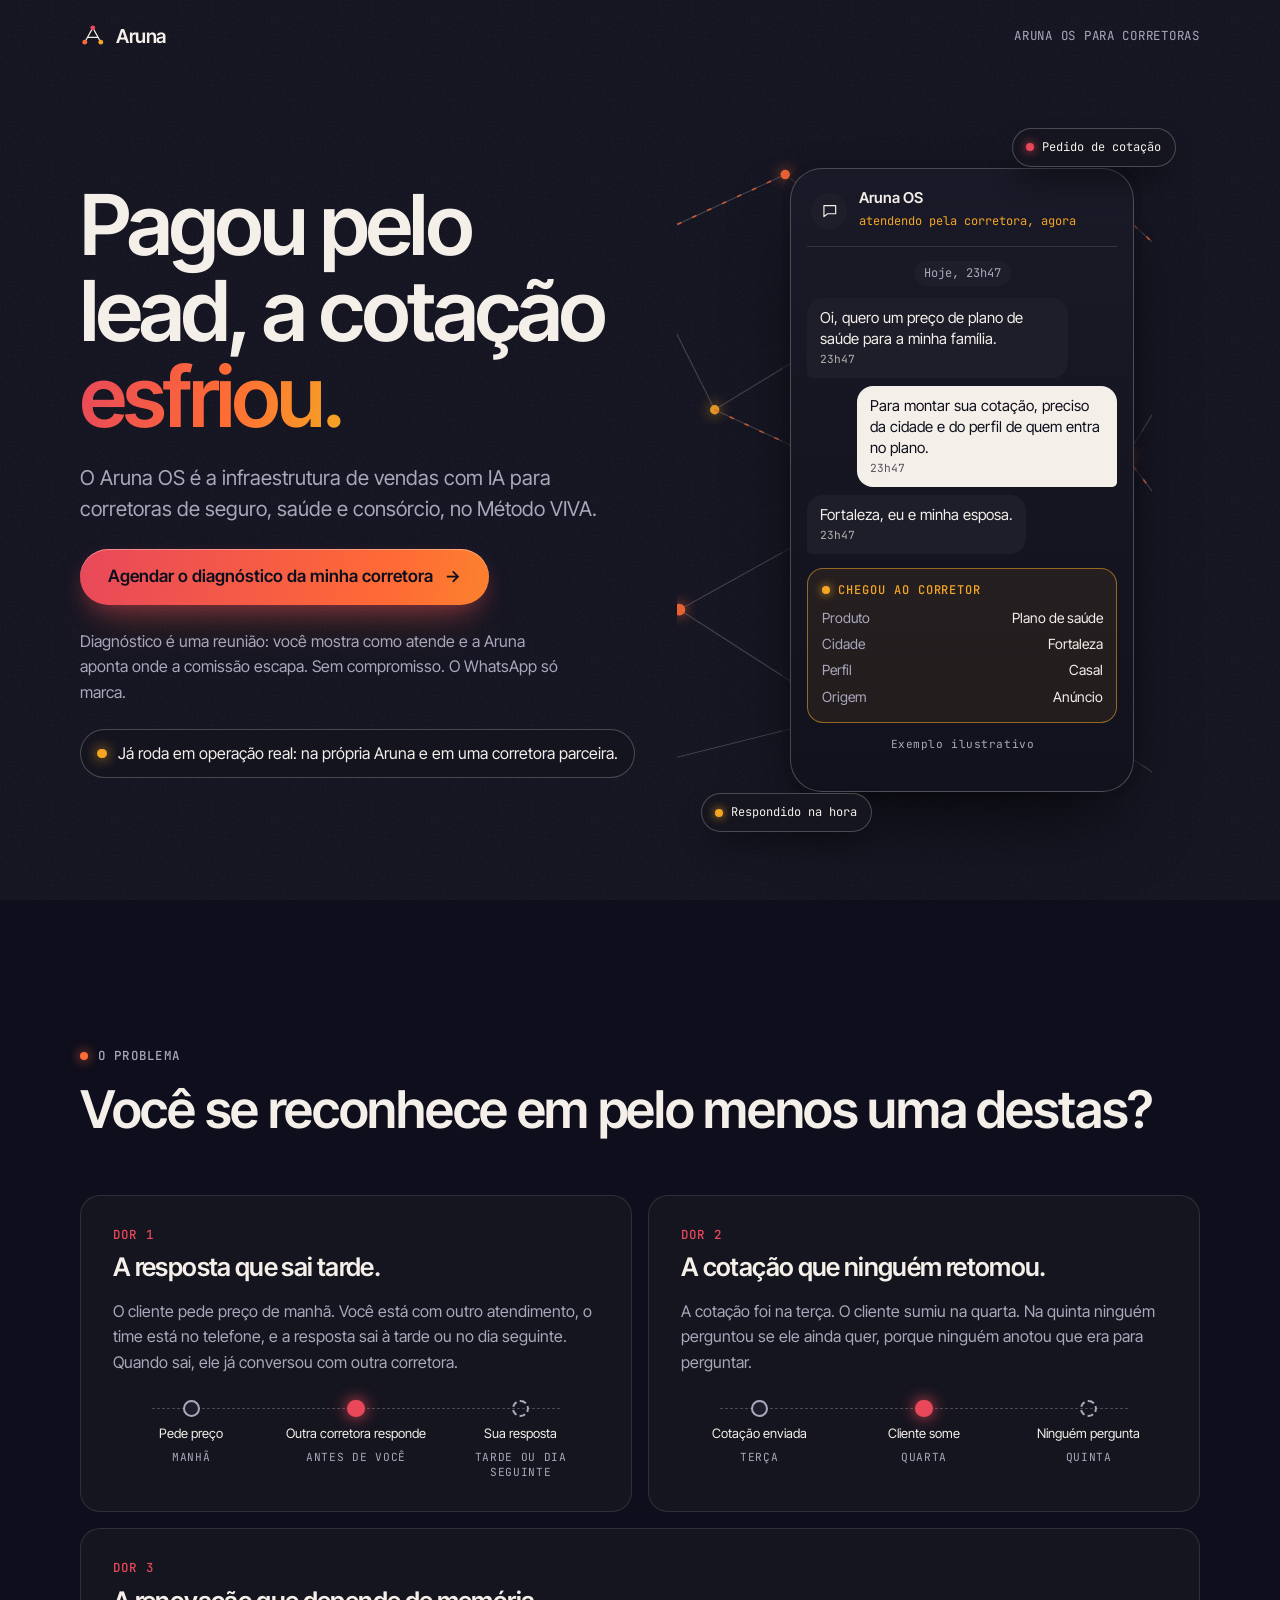
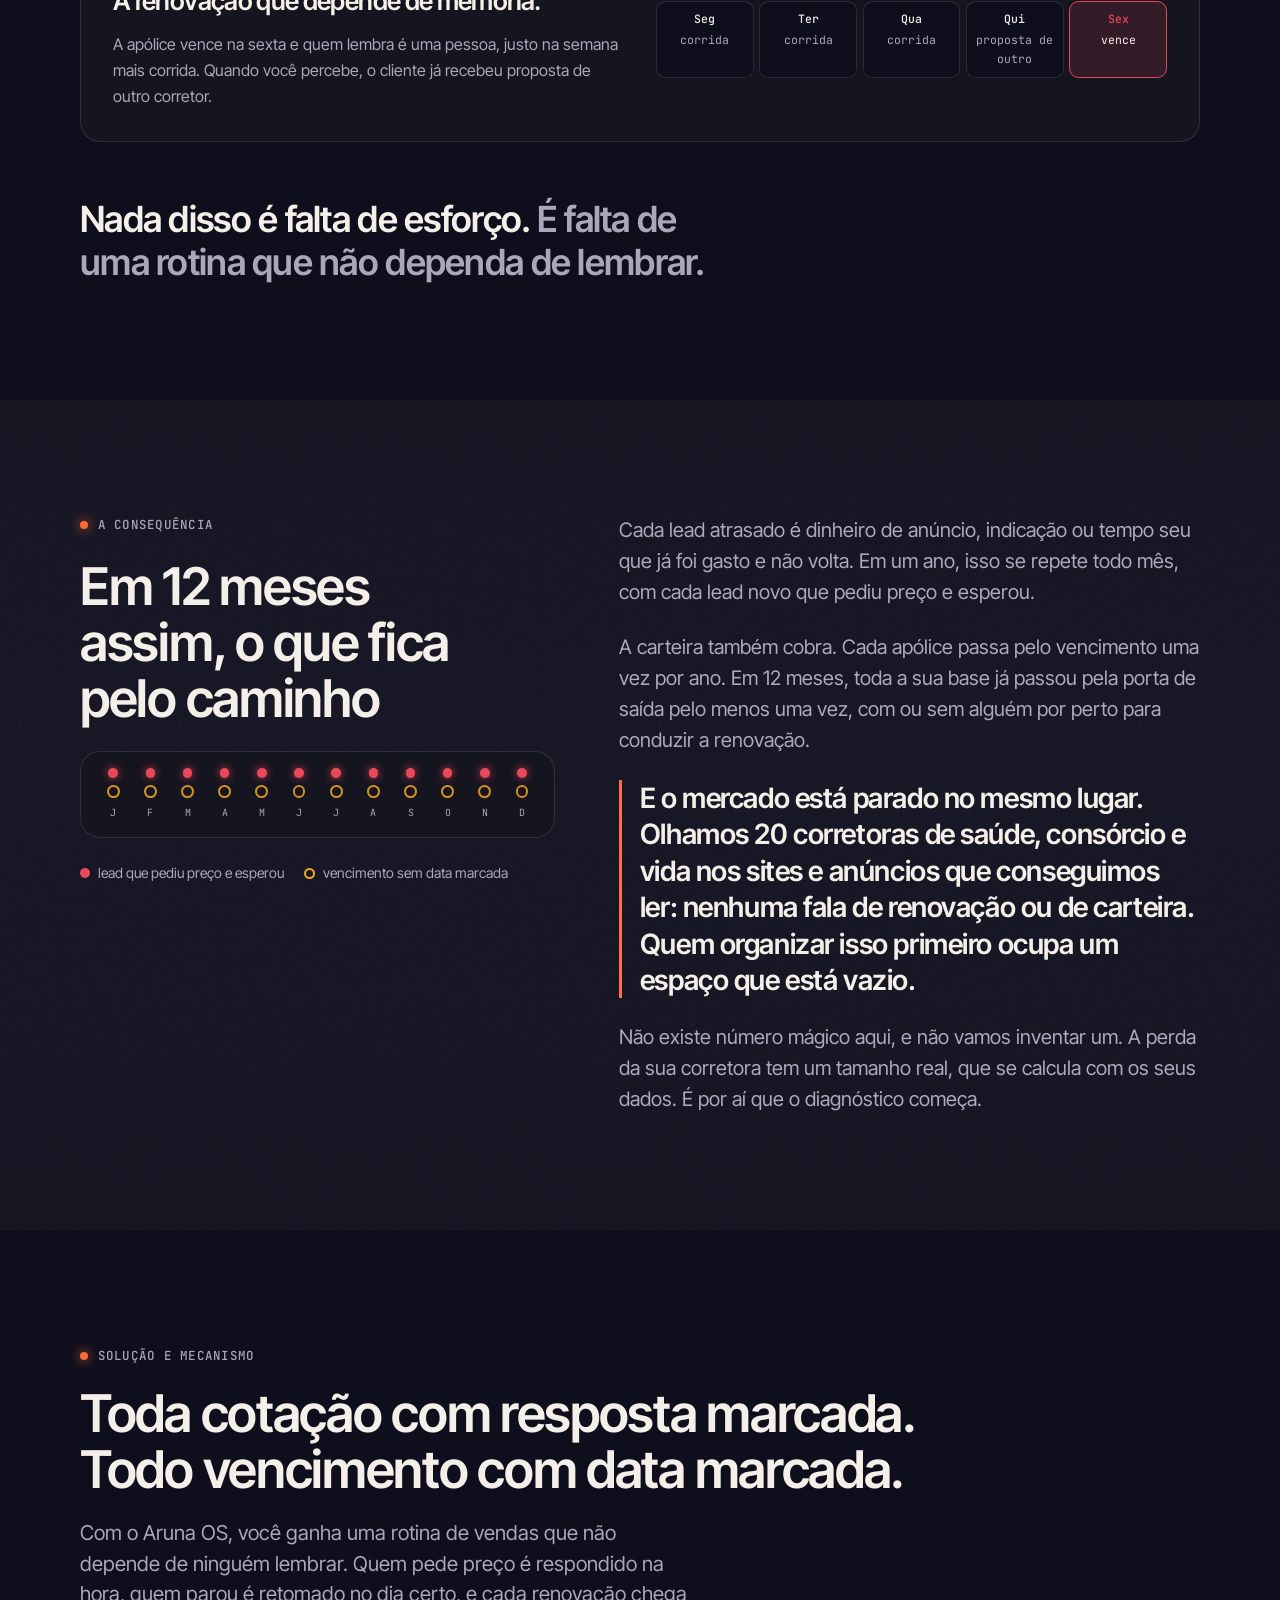
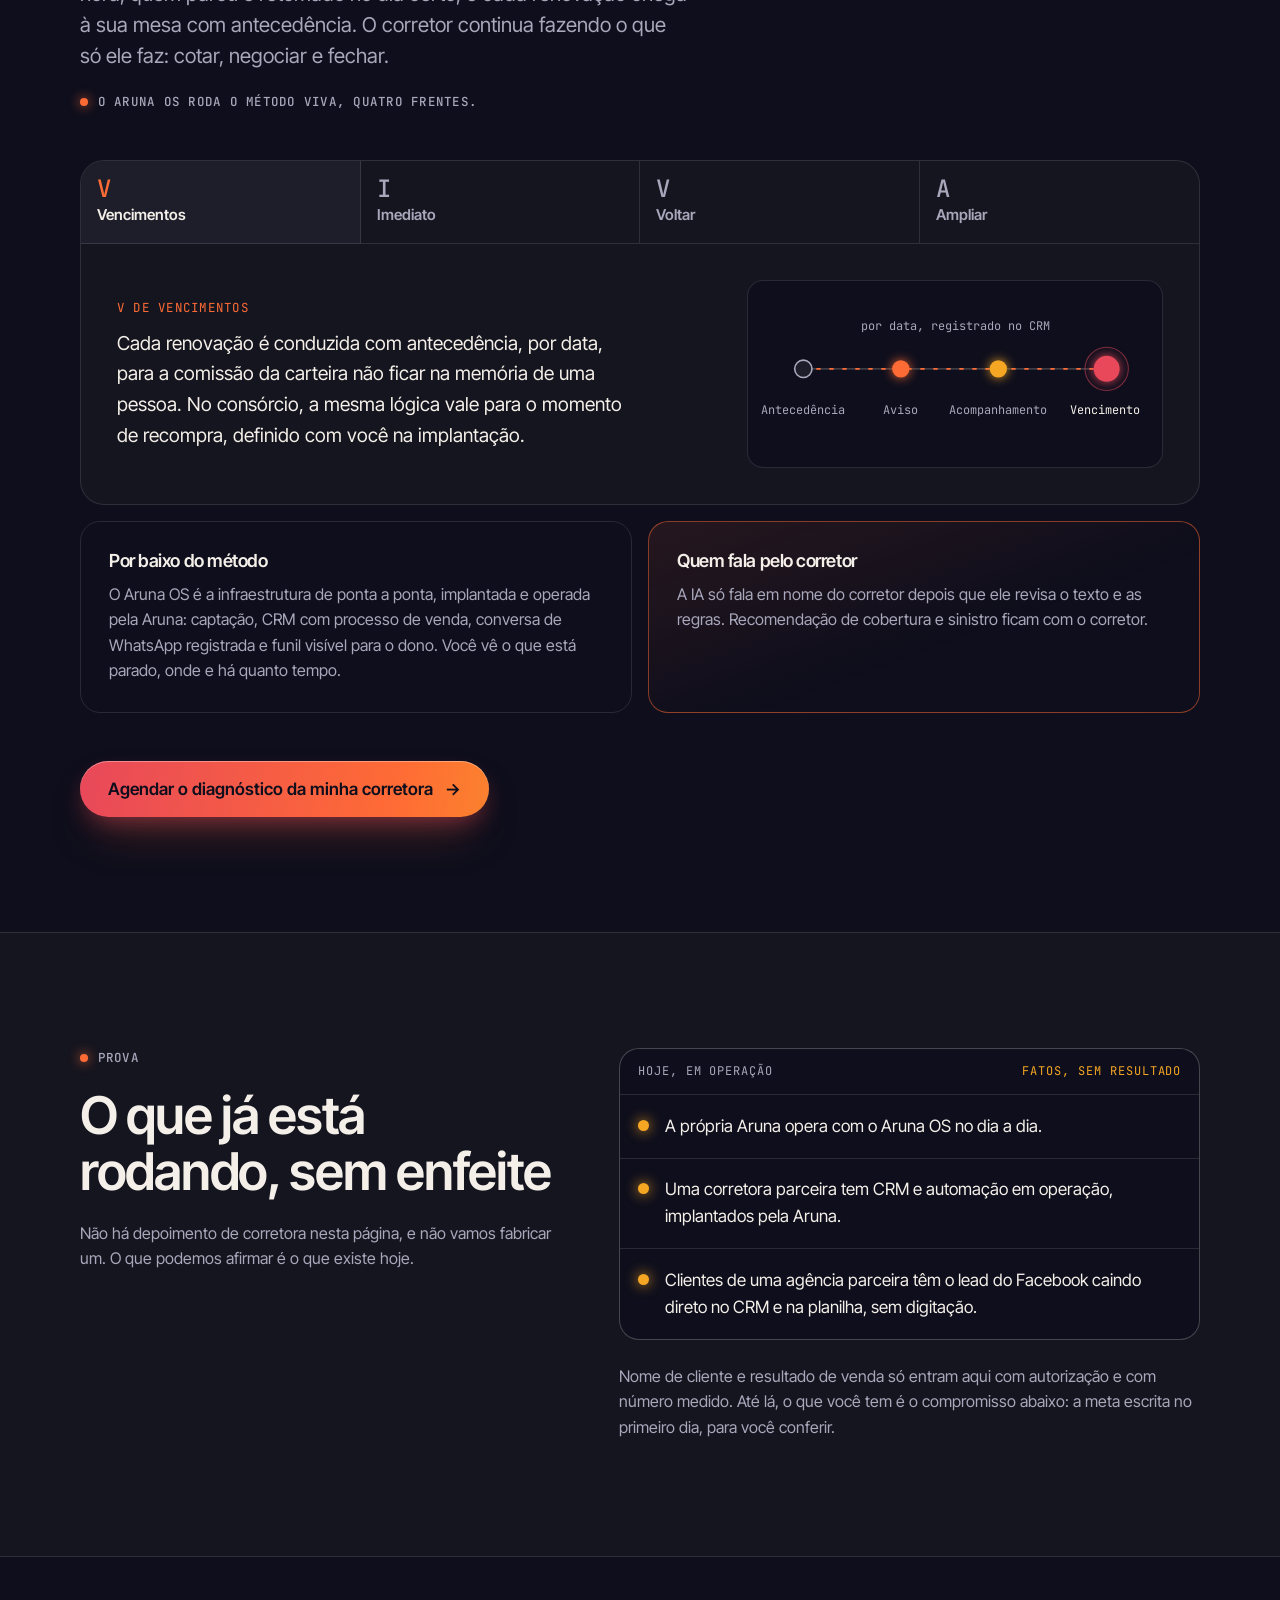
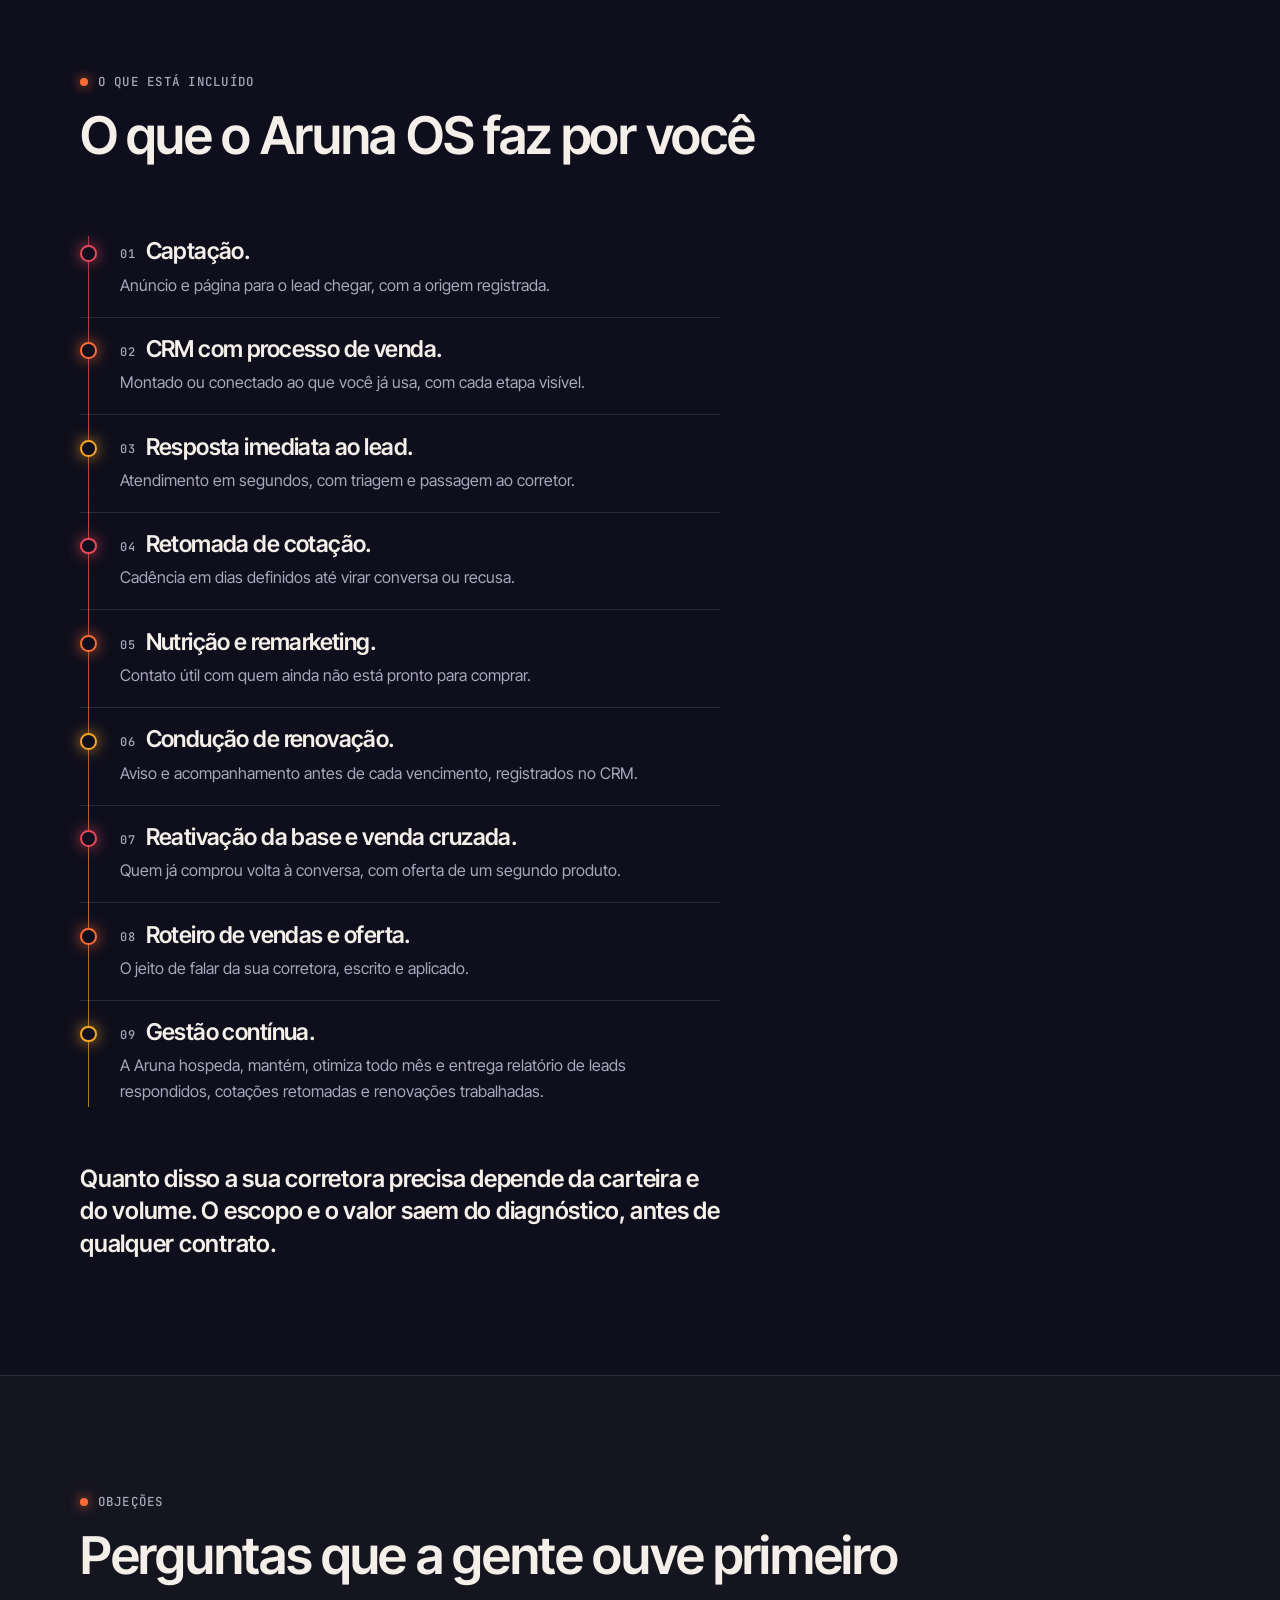
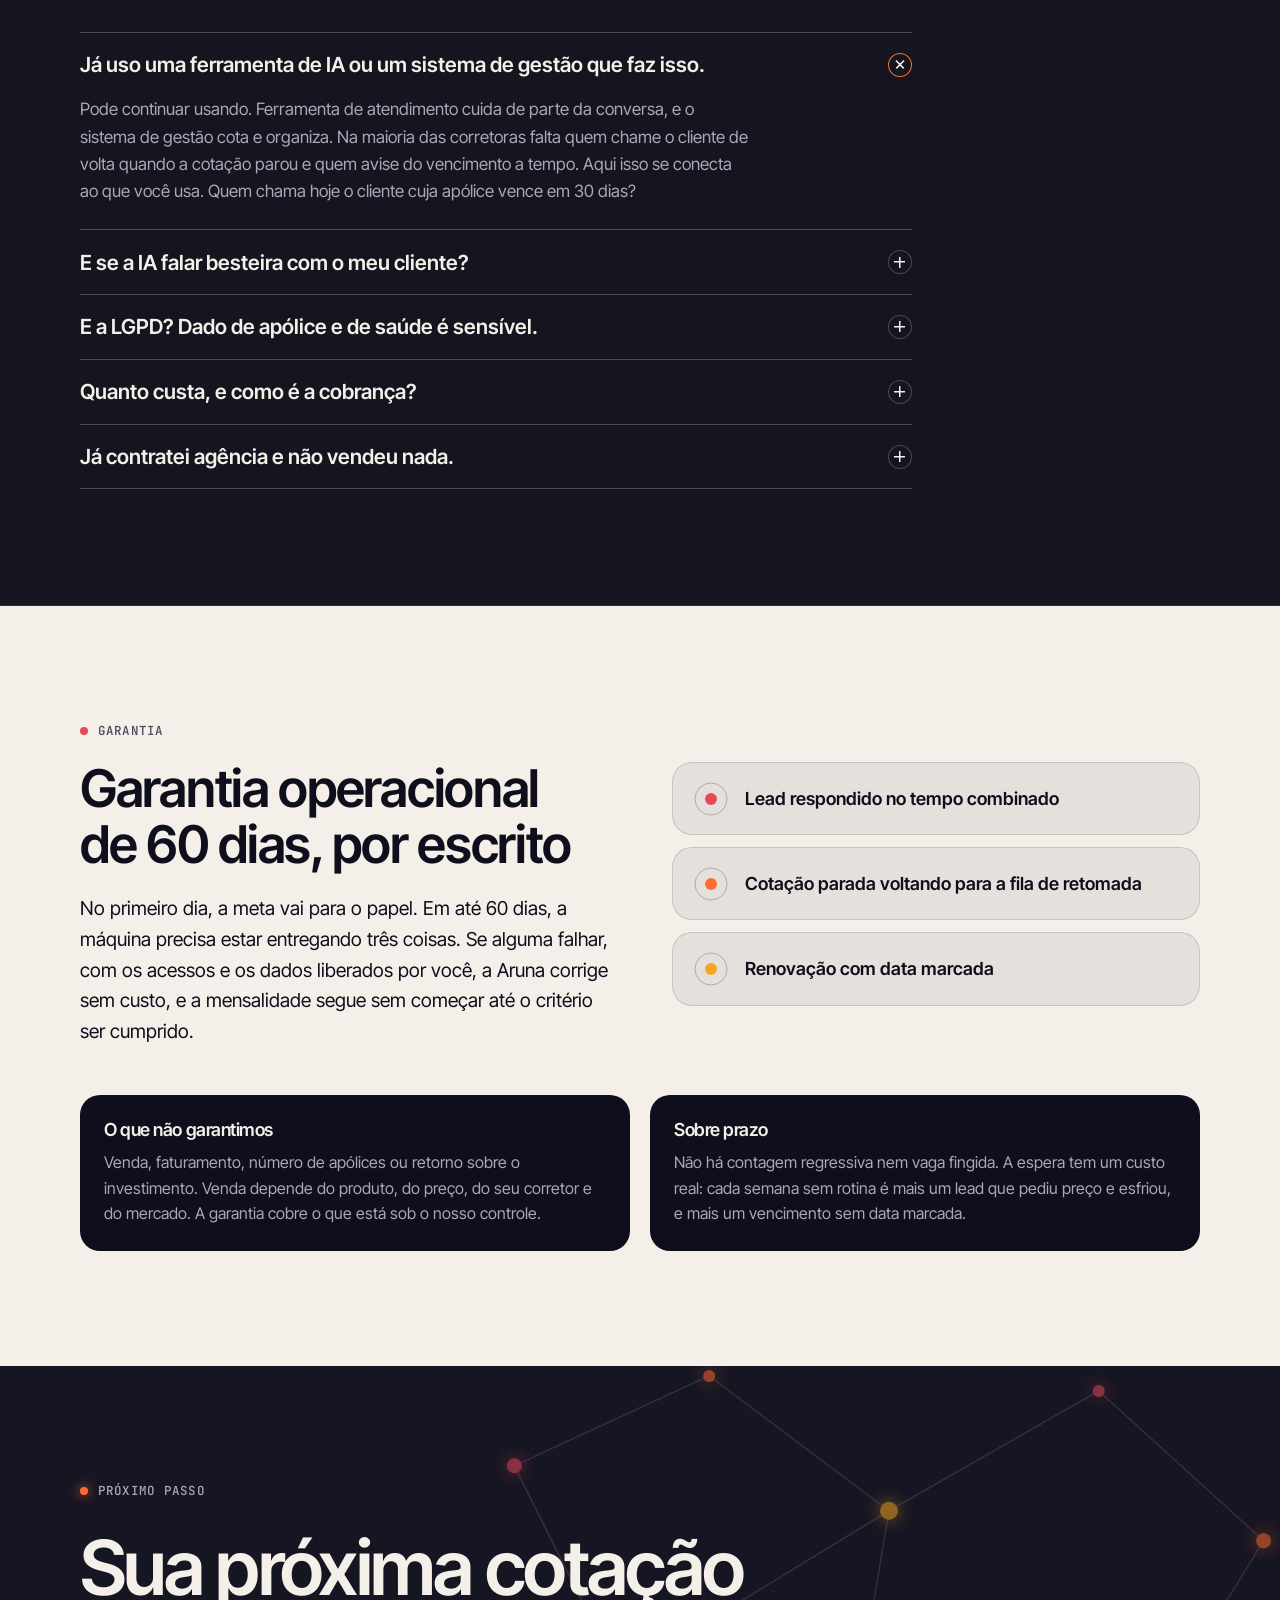
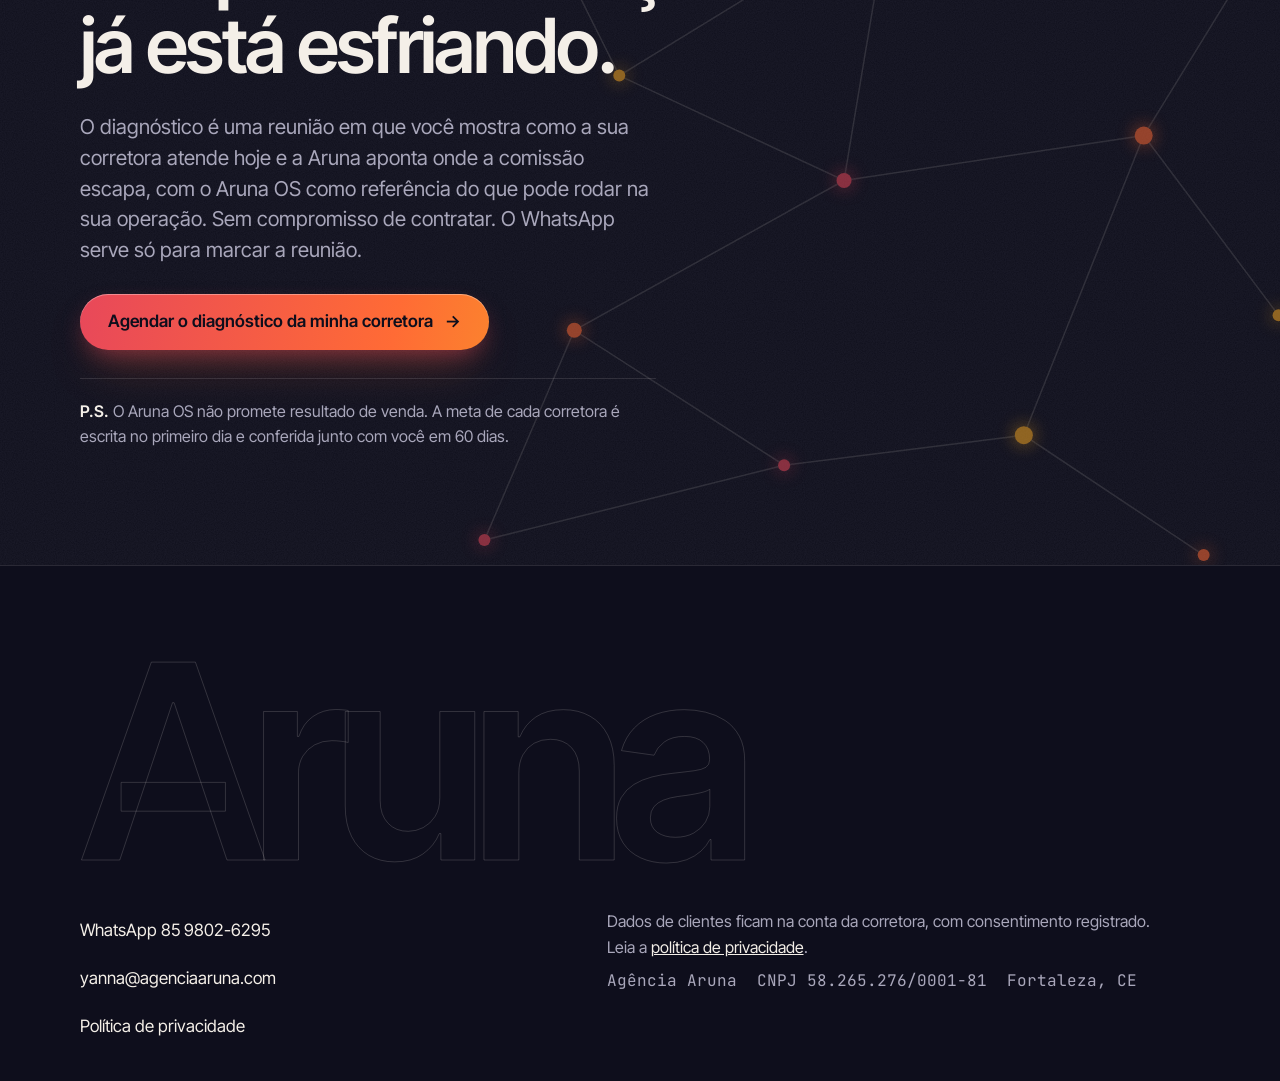
<file: corretoras/index.html>
<!doctype html>
<html lang="pt-BR">
<head>
<meta charset="utf-8">
<meta name="viewport" content="width=device-width, initial-scale=1">
<title>Aruna OS para Corretoras: diagnóstico da sua corretora</title>
<meta name="description" content="Aruna OS: infraestrutura de vendas com IA para corretoras de seguro, saúde e consórcio: lead respondido, cotação retomada, renovação com data marcada.">
<link rel="canonical" href="https://agenciaaruna.com/corretoras/">
<meta name="theme-color" content="#0E0E1C">

<meta property="og:type" content="website">
<meta property="og:locale" content="pt_BR">
<meta property="og:url" content="https://agenciaaruna.com/corretoras/">
<meta property="og:site_name" content="Agência Aruna">
<meta property="og:title" content="Pagou pelo lead, a cotação esfriou.">
<meta property="og:description" content="Aruna OS: infraestrutura de vendas com IA para corretoras de seguro, saúde e consórcio: lead respondido, cotação retomada, renovação com data marcada.">
<meta property="og:image" content="https://agenciaaruna.com/img/og-aruna-os.jpg">
<meta property="og:image:width" content="1200">
<meta property="og:image:height" content="1200">
<meta name="twitter:card" content="summary_large_image">

<link rel="icon" type="image/svg+xml" href="../favicon.svg">
<link rel="preconnect" href="https://fonts.googleapis.com">
<link rel="preconnect" href="https://fonts.gstatic.com" crossorigin>
<link href="https://fonts.googleapis.com/css2?family=Inter+Tight:wght@400;600&family=JetBrains+Mono:wght@400;500&display=swap" rel="stylesheet">
<script>document.documentElement.classList.add('js')</script>
<script>
!function(f,b,e,v,n,t,s){if(f.fbq)return;n=f.fbq=function(){n.callMethod?
n.callMethod.apply(n,arguments):n.queue.push(arguments)};if(!f._fbq)f._fbq=n;
n.push=n;n.loaded=!0;n.version='2.0';n.queue=[];t=b.createElement(e);t.async=!0;
t.src=v;s=b.getElementsByTagName(e)[0];s.parentNode.insertBefore(t,s)}(window,
document,'script','https://connect.facebook.net/en_US/fbevents.js');
fbq('init','805389752641637'); fbq('track','PageView');
</script>
<style>
:root{
  --bg:#0E0E1C;--panel:#15151F;--steel:#1E1E2B;--cream:#F4EFE8;
  --coral:#E8485A;--orange:#FF6B35;--amber:#F5A623;
  --text:#F4EFE8;--ink:#F4EFE8;--muted:#A9A7BB;
  --action:#E8485A;--on-action:#0E0E1C;--foco:#F5A623;--accent:#FF6B35;
  --line:rgba(244,239,232,.12);--line-2:rgba(244,239,232,.24);
  --grad:linear-gradient(100deg,#E8485A 0%,#FF6B35 55%,#F5A623 100%);
  --ease:cubic-bezier(.22,1,.36,1);
  --sans:"Inter Tight",system-ui,-apple-system,"Segoe UI",sans-serif;
  --mono:"JetBrains Mono",ui-monospace,"SF Mono",Menlo,monospace;
  --gut:clamp(1rem,4vw,2rem);
  --sec:clamp(4rem,9vw,7.5rem);
  --r:1.25rem;
}
*,*::before,*::after{box-sizing:border-box}
html{-webkit-text-size-adjust:100%;scroll-behavior:smooth;scroll-padding-top:1rem}
body{margin:0;background:var(--bg);color:var(--text);font-family:var(--sans);font-weight:400;font-size:1rem;line-height:1.6;-webkit-font-smoothing:antialiased;overflow-wrap:anywhere}
img,svg{display:block;max-width:100%}
h1,h2,h3,p,ul,ol,dl,dd,figure{margin:0}
ul,ol{padding:0;list-style:none}
a{color:inherit}
button{font:inherit;color:inherit}
:focus-visible{outline:3px solid var(--foco);outline-offset:3px;border-radius:.375rem}
.wrap{width:100%;max-width:74rem;margin-inline:auto;padding-inline:var(--gut)}
.sec{padding-block:var(--sec);position:relative}
.grain::before{content:"";position:absolute;inset:0;pointer-events:none;opacity:.07;mix-blend-mode:screen;background-image:url("data:image/svg+xml,%3Csvg xmlns='http://www.w3.org/2000/svg' width='160' height='160'%3E%3Cfilter id='n'%3E%3CfeTurbulence type='fractalNoise' baseFrequency='.9' numOctaves='2' stitchTiles='stitch'/%3E%3CfeColorMatrix values='0 0 0 0 1 0 0 0 0 1 0 0 0 0 1 0 0 0 .9 0'/%3E%3C/filter%3E%3Crect width='100%25' height='100%25' filter='url(%23n)'/%3E%3C/svg%3E")}
.lab{display:inline-flex;align-items:center;gap:.6rem;font-family:var(--mono);font-weight:500;font-size:.78rem;letter-spacing:.1em;text-transform:uppercase;color:var(--muted)}
.lab::before{content:"";width:.5rem;height:.5rem;border-radius:50%;background:var(--orange);box-shadow:0 0 .75rem 0 var(--orange)}
h1,h2,h3{font-weight:600;letter-spacing:-.025em;line-height:1.08;text-wrap:balance}
h1{font-size:clamp(2.5rem,1.2rem + 5.6vw,5.25rem);letter-spacing:-.035em;line-height:1.02}
h2{font-size:clamp(1.85rem,1.1rem + 3vw,3.25rem)}
h3{font-size:clamp(1.25rem,1.05rem + .9vw,1.6rem);line-height:1.2}
.hl{background:var(--grad);-webkit-background-clip:text;background-clip:text;color:transparent;-webkit-text-fill-color:transparent}
.lede{font-size:clamp(1.0625rem,1rem + .35vw,1.3rem);line-height:1.5;color:var(--muted);max-width:38rem}
.prose{max-width:40rem;font-size:clamp(1rem,.96rem + .2vw,1.125rem)}
.prose p+p{margin-top:1.1rem}
.cta{display:inline-flex;align-items:center;justify-content:center;gap:.75rem;min-height:3.5rem;padding:.9rem 1.75rem;border-radius:999px;background:var(--grad);background-size:140% 100%;background-position:0 0;color:var(--on-action);font-weight:600;font-size:1.0625rem;line-height:1.2;text-decoration:none;text-align:center;box-shadow:0 1px 0 rgba(255,255,255,.35) inset,0 .6rem 1.5rem -.5rem rgba(232,72,90,.55),0 1.5rem 3rem -1rem rgba(255,107,53,.35);transition:background-position .4s var(--ease),transform .2s var(--ease),box-shadow .3s var(--ease)}
.cta::after{content:"→";transition:transform .25s var(--ease)}
.cta:hover{background-position:100% 0;box-shadow:0 1px 0 rgba(255,255,255,.4) inset,0 .8rem 2rem -.5rem rgba(232,72,90,.7),0 2rem 3.5rem -1rem rgba(255,107,53,.45)}
.cta:hover::after{transform:translateX(.25rem)}
.cta:active{transform:translateY(1px) scale(.99)}
.reveal{transition:opacity .8s var(--ease),transform .8s var(--ease)}
.js .reveal:not(.in){opacity:0;transform:translateY(1.125rem)}

.top{position:absolute;inset:0 0 auto 0;z-index:5}
.top .wrap{display:flex;align-items:center;justify-content:space-between;min-height:4.5rem}
.brand{display:inline-flex;align-items:center;gap:.65rem;text-decoration:none;font-weight:600;font-size:1.2rem;letter-spacing:-.02em;min-height:2.75rem}
.brand svg{width:1.6rem;height:1.6rem}
.top .tag{font-family:var(--mono);font-size:.78rem;color:var(--muted);letter-spacing:.06em;text-transform:uppercase}

.hero{padding-top:clamp(6.5rem,12vw,9rem);padding-bottom:var(--sec);overflow:clip;min-height:min(100svh,60rem)}
.hero .wrap{display:grid;grid-template-columns:minmax(0,1fr);gap:clamp(2.5rem,6vw,4rem);align-items:center;position:relative;z-index:2}
.hero-copy{display:grid;gap:1.5rem;justify-items:start}
.hero-copy .lede{max-width:34rem}
.micro{font-size:1rem;color:var(--muted);max-width:30rem}
.proof{display:inline-flex;align-items:center;gap:.7rem;padding:.65rem 1rem;border:1px solid var(--line-2);border-radius:999px;font-size:1rem;background:rgba(21,21,31,.7)}
.proof i{flex:none;width:.6rem;height:.6rem;border-radius:50%;background:var(--amber);box-shadow:0 0 .8rem var(--amber)}
.hero-stage{position:relative;display:grid;place-items:center;min-height:42rem}
.net{position:absolute;inset:-6% -10%;z-index:0;width:120%;height:112%;pointer-events:none;opacity:.9}
.e{stroke:rgba(244,239,232,.22);stroke-width:1;fill:none}
.net .f{stroke:var(--orange);stroke-width:1.4;fill:none;stroke-dasharray:4 10;opacity:.8;animation:flow 3.2s linear infinite}
.nc{fill:var(--coral);filter:drop-shadow(0 0 6px rgba(232,72,90,.95))}
.no{fill:var(--orange);filter:drop-shadow(0 0 6px rgba(255,107,53,.95))}
.na{fill:var(--amber);filter:drop-shadow(0 0 6px rgba(245,166,35,.95))}
.p{transform-box:fill-box;transform-origin:center;animation:pulse 3.6s ease-in-out infinite;animation-delay:calc(var(--k,0) * -.45s)}
@keyframes flow{to{stroke-dashoffset:-28}}
@keyframes pulse{0%,100%{transform:scale(1);opacity:1}50%{transform:scale(1.5);opacity:.7}}
.phone{min-height:39rem;position:relative;z-index:2;width:min(100%,21.5rem);border:1px solid var(--line-2);border-radius:2rem;background:linear-gradient(180deg,#191927,#12121E);padding:1rem;box-shadow:0 2.5rem 5rem -1.5rem rgba(0,0,0,.75),0 0 0 .5rem rgba(21,21,31,.55)}
.ph-head{display:flex;align-items:center;gap:.7rem;padding:.25rem .25rem .85rem;border-bottom:1px solid var(--line)}
.ph-av{flex:none;width:2.25rem;height:2.25rem;border-radius:50%;background:var(--steel);display:grid;place-items:center}
.ph-av svg{width:1.1rem;height:1.1rem}
.ph-head b{display:block;font-weight:600;font-size:.9375rem;line-height:1.2}
.ph-head small{font-family:var(--mono);font-size:.75rem;color:var(--amber)}
.ph-day{margin:.85rem auto .7rem;width:max-content;font-family:var(--mono);font-size:.75rem;color:var(--muted);padding:.2rem .65rem;border-radius:999px;background:var(--steel)}
.msgs{display:grid;gap:.5rem}
.m{max-width:84%;padding:.6rem .8rem;border-radius:1rem;font-size:.9375rem;line-height:1.4}
.m em{display:block;margin-top:.2rem;font-style:normal;font-family:var(--mono);font-size:.7rem;opacity:.7}
.m.in-c{justify-self:start;background:var(--steel);border-bottom-left-radius:.3rem}
.m.out{justify-self:end;background:var(--cream);color:var(--bg);border-bottom-right-radius:.3rem}
.handoff{margin-top:.9rem;border:1px solid rgba(245,166,35,.55);border-radius:1rem;padding:.85rem;background:rgba(245,166,35,.07)}
.handoff h3{font-family:var(--mono);font-weight:500;font-size:.75rem;letter-spacing:.08em;text-transform:uppercase;color:var(--amber);display:flex;align-items:center;gap:.5rem;margin-bottom:.6rem}
.handoff h3::before{content:"";width:.5rem;height:.5rem;border-radius:50%;background:var(--amber);box-shadow:0 0 .6rem var(--amber)}
.handoff dl{display:grid;grid-template-columns:auto 1fr;gap:.25rem .9rem;font-size:.875rem}
.handoff dt{color:var(--muted)}
.handoff dd{text-align:right}
.ex{margin-top:.8rem;text-align:center;font-family:var(--mono);font-size:.7rem;color:var(--muted);letter-spacing:.05em}
.chip{position:absolute;z-index:3;display:flex;align-items:center;gap:.5rem;padding:.55rem .85rem;border-radius:999px;font-family:var(--mono);font-size:.75rem;background:var(--panel);border:1px solid var(--line-2);box-shadow:0 1rem 2rem -.75rem rgba(0,0,0,.8)}
.chip i{width:.5rem;height:.5rem;border-radius:50%;background:var(--coral);box-shadow:0 0 .6rem var(--coral)}
.chip.c1{top:-1rem;right:1.5rem}
.chip.c2{bottom:-1rem;left:-1.5rem}
.chip.c2 i{background:var(--amber);box-shadow:0 0 .6rem var(--amber)}

.pain-head{display:grid;gap:1rem;margin-bottom:clamp(2rem,5vw,3.5rem);justify-items:start}
.bento{display:grid;grid-template-columns:minmax(0,1fr);gap:1rem}
.cell{position:relative;border:1px solid var(--line);border-radius:var(--r);background:var(--panel);padding:clamp(1.25rem,3vw,2rem);display:grid;gap:1rem;align-content:start;overflow:clip;transition:border-color .3s var(--ease),transform .3s var(--ease)}
.cell:hover{border-color:var(--line-2);transform:translateY(-2px)}
.cell p{color:var(--muted);max-width:34rem}
.cell h3 .n{display:block;font-family:var(--mono);font-weight:500;font-size:.78rem;letter-spacing:.1em;text-transform:uppercase;color:var(--coral);margin-bottom:.6rem}
.track{display:grid;grid-template-columns:repeat(3,minmax(0,1fr));gap:.5rem;align-items:start;margin-top:.5rem;position:relative}
.track::before{content:"";position:absolute;left:8%;right:8%;top:.55rem;border-top:1px dashed var(--line-2)}
.tk{display:grid;gap:.5rem;justify-items:center;text-align:center;font-size:.8125rem;line-height:1.3;position:relative}
.tk i{width:1.1rem;height:1.1rem;border-radius:50%;background:var(--steel);border:2px solid var(--muted)}
.tk.hot i{background:var(--coral);border-color:var(--coral);box-shadow:0 0 .9rem var(--coral)}
.tk.ghost i{background:transparent;border-style:dashed}
.tk small{font-family:var(--mono);font-size:.7rem;color:var(--muted);letter-spacing:.06em;text-transform:uppercase}
.week{display:grid;grid-template-columns:repeat(5,minmax(0,1fr));gap:.35rem;margin-top:.5rem}
.day{border:1px solid var(--line);border-radius:.6rem;padding:.55rem .25rem;text-align:center;font-family:var(--mono);font-size:.72rem;color:var(--muted);background:var(--bg)}
.day b{display:block;font-weight:500;color:var(--text);margin-bottom:.15rem}
.day.hot{border-color:var(--coral);background:rgba(232,72,90,.14);color:var(--text)}
.day.hot b{color:var(--coral)}
.cell.wide .week{max-width:34rem}
.close-line{margin-top:clamp(2rem,5vw,3.5rem);font-size:clamp(1.4rem,1rem + 2vw,2.25rem);line-height:1.2;letter-spacing:-.02em;font-weight:600;max-width:46rem;text-wrap:balance}
.close-line span{color:var(--muted)}

.conseq{background:linear-gradient(180deg,var(--bg),#10101F 40%,var(--bg))}
.cq{display:grid;grid-template-columns:minmax(0,1fr);gap:clamp(2rem,5vw,4rem)}
.cq-side{display:grid;gap:1.5rem;align-content:start}
.year{display:grid;grid-template-columns:repeat(12,minmax(0,1fr));gap:.3rem;padding:1rem;border:1px solid var(--line);border-radius:var(--r);background:var(--panel)}
.mo{display:grid;gap:.45rem;justify-items:center;font-family:var(--mono);font-size:.62rem;color:var(--muted)}
.mo i{width:.6rem;height:.6rem;border-radius:50%;background:var(--coral);box-shadow:0 0 .5rem rgba(232,72,90,.8)}
.mo u{width:.8rem;height:.8rem;border-radius:50%;border:2px solid var(--amber);text-decoration:none;opacity:.85}
.key{display:flex;flex-wrap:wrap;gap:.5rem 1.25rem;font-size:.875rem;color:var(--muted)}
.key span{display:inline-flex;align-items:center;gap:.5rem}
.key i{width:.6rem;height:.6rem;border-radius:50%;background:var(--coral)}
.key u{width:.7rem;height:.7rem;border-radius:50%;border:2px solid var(--amber)}
.cq-text{display:grid;gap:1.5rem;font-size:clamp(1.0625rem,1rem + .4vw,1.25rem);line-height:1.55}
.cq-text p{max-width:38rem}
.cq-text p:not(.pull){color:var(--muted)}
.pull{font-size:clamp(1.25rem,1rem + 1.2vw,1.75rem);line-height:1.3;font-weight:600;letter-spacing:-.015em;padding-left:1.1rem;border-left:3px solid var(--orange);color:var(--text)}

.viva-head{display:grid;gap:1.25rem;margin-bottom:clamp(2rem,5vw,3rem);justify-items:start}
.tabs{border:1px solid var(--line);border-radius:calc(var(--r) + .25rem);background:var(--panel);overflow:clip}
.tablist{display:grid;grid-template-columns:repeat(2,minmax(0,1fr))}
.tab{appearance:none;border:0;background:transparent;cursor:pointer;text-align:left;padding:1rem;min-height:4.25rem;display:grid;gap:.15rem;border-bottom:1px solid var(--line);border-right:1px solid var(--line);transition:background .25s var(--ease)}
.tab:nth-child(2n){border-right:0}
.tab .ltr{font-family:var(--mono);font-weight:500;font-size:1.5rem;line-height:1;color:var(--muted);transition:color .25s}
.tab .nm{font-size:.9375rem;color:var(--muted);font-weight:600}
.tab:hover{background:rgba(244,239,232,.04)}
.tab[aria-selected="true"]{background:var(--steel)}
.tab[aria-selected="true"] .ltr{color:var(--orange)}
.tab[aria-selected="true"] .nm{color:var(--text)}
.panel{padding:clamp(1.25rem,3vw,2.25rem);display:grid;gap:1.5rem;align-items:center}
.panel[hidden]{display:none}
.panel p{max-width:32rem;font-size:clamp(1.0625rem,1rem + .3vw,1.2rem)}
.panel .ttl{font-family:var(--mono);font-size:.78rem;letter-spacing:.1em;text-transform:uppercase;color:var(--orange);margin-bottom:.6rem}
.dia{width:100%;max-width:26rem;justify-self:center;border:1px solid var(--line);border-radius:1rem;background:var(--bg);padding:.75rem}
.dia svg{width:100%;height:auto}
.dia text{font-family:var(--mono);font-size:11px;fill:var(--muted)}
.dia .l{stroke:rgba(244,239,232,.28);stroke-width:1.2;fill:none}
.dia .fl{stroke:var(--orange);stroke-width:1.6;fill:none;stroke-dasharray:4 8;animation:flow 2.6s linear infinite}
.dia .k{fill:var(--steel);stroke:var(--muted);stroke-width:1.5}
.dia .kc{fill:var(--coral);filter:drop-shadow(0 0 5px rgba(232,72,90,.95))}
.dia .ko{fill:var(--orange);filter:drop-shadow(0 0 5px rgba(255,107,53,.95))}
.dia .ka{fill:var(--amber);filter:drop-shadow(0 0 5px rgba(245,166,35,.95))}
.dia .hi{fill:var(--text)}
.notes{display:grid;grid-template-columns:minmax(0,1fr);gap:1rem;margin-top:1rem}
.note{border:1px solid var(--line);border-radius:var(--r);padding:clamp(1.25rem,3vw,1.75rem);display:grid;gap:.6rem;align-content:start}
.note h3{font-size:1.125rem}
.note p{color:var(--muted)}
.note.hot{border-color:rgba(255,107,53,.5);background:linear-gradient(160deg,rgba(255,107,53,.1),transparent 60%)}
.mid-cta{margin-top:clamp(2rem,5vw,3rem)}

.proof-sec{background:var(--panel);border-block:1px solid var(--line)}
.pf{display:grid;grid-template-columns:minmax(0,1fr);gap:clamp(2rem,5vw,4rem)}
.pf-side{display:grid;gap:1.25rem;align-content:start}
.board{border:1px solid var(--line-2);border-radius:var(--r);background:var(--bg);overflow:clip}
.board-h{display:flex;align-items:center;justify-content:space-between;gap:1rem;padding:.8rem 1.1rem;border-bottom:1px solid var(--line);font-family:var(--mono);font-size:.75rem;letter-spacing:.08em;text-transform:uppercase;color:var(--muted)}
.board-h span:last-child{color:var(--amber)}
.row{display:grid;grid-template-columns:auto minmax(0,1fr);gap:1rem;padding:1.1rem;align-items:start}
.row+.row{border-top:1px solid var(--line)}
.row i{margin-top:.45rem;width:.7rem;height:.7rem;border-radius:50%;background:var(--amber);box-shadow:0 0 .8rem var(--amber)}
.row p{font-size:1.0625rem}
.pf-end{color:var(--muted);max-width:40rem}

.stack-head{display:grid;gap:1rem;margin-bottom:clamp(2rem,5vw,3.5rem);justify-items:start}
.spine{position:relative}
.spine::before{content:"";position:absolute;left:.5rem;top:1rem;bottom:1rem;width:1px;background:linear-gradient(180deg,var(--coral),var(--orange),var(--amber));opacity:.7}
.step{max-width:40rem;position:relative;display:grid;grid-template-columns:minmax(0,1fr);gap:.4rem;padding:1.15rem 0 1.15rem 2.5rem;border-bottom:1px solid var(--line)}
.step:last-child{border-bottom:0}
.step::before{content:"";position:absolute;left:0;top:1.55rem;width:1.05rem;height:1.05rem;border-radius:50%;background:var(--bg);border:2px solid var(--orange);box-shadow:0 0 .9rem rgba(255,107,53,.8)}
.step:nth-child(3n+1)::before{border-color:var(--coral);box-shadow:0 0 .9rem rgba(232,72,90,.8)}
.step:nth-child(3n)::before{border-color:var(--amber);box-shadow:0 0 .9rem rgba(245,166,35,.8)}
.step h3{font-size:clamp(1.15rem,1.05rem + .6vw,1.45rem)}
.step h3 small{font-family:var(--mono);font-weight:500;font-size:.75rem;color:var(--muted);margin-right:.6rem;letter-spacing:.08em;vertical-align:.1em}
.step p{color:var(--muted);max-width:34rem}
.stack-end{margin-top:clamp(1.5rem,4vw,2.5rem);font-size:clamp(1.15rem,1rem + .8vw,1.5rem);line-height:1.35;font-weight:600;max-width:40rem;letter-spacing:-.01em}

.faq-sec{background:var(--panel);border-block:1px solid var(--line)}
.faq-head{display:grid;gap:1rem;margin-bottom:clamp(2rem,5vw,3rem);justify-items:start}
.faq{max-width:52rem}
details{border-top:1px solid var(--line-2)}
details:last-child{border-bottom:1px solid var(--line-2)}
summary{list-style:none;cursor:pointer;display:flex;justify-content:space-between;align-items:center;gap:1.25rem;min-height:3.5rem;padding:1.15rem 0;font-weight:600;font-size:clamp(1.0625rem,1rem + .4vw,1.3rem);line-height:1.3}
summary::-webkit-details-marker{display:none}
summary::after{content:"";flex:none;width:1.5rem;height:1.5rem;border-radius:50%;border:1px solid var(--line-2);background:linear-gradient(var(--text),var(--text)) center/.7rem 1.5px no-repeat,linear-gradient(var(--text),var(--text)) center/1.5px .7rem no-repeat;transition:transform .3s var(--ease),border-color .3s}
details[open] summary::after{transform:rotate(45deg);border-color:var(--orange)}
details .ans{padding:0 0 1.5rem;max-width:42rem;color:var(--muted);font-size:1.0625rem}
details .ans strong{color:var(--text);font-weight:600}

.guar{background:var(--cream);color:var(--bg)}
.guar .lab{color:#4A4A5C}
.guar h2{color:var(--bg)}
.guar .lab::before{background:var(--coral);box-shadow:none}
.g-grid{display:grid;grid-template-columns:minmax(0,1fr);gap:clamp(2rem,5vw,4rem)}
.g-side{display:grid;gap:1.25rem;align-content:start}
.g-side p{font-size:clamp(1.0625rem,1rem + .3vw,1.2rem);max-width:34rem}
.crit{display:grid;gap:.75rem}
.crit li{display:grid;grid-template-columns:auto minmax(0,1fr);gap:1rem;align-items:center;padding:1.1rem 1.25rem;border-radius:var(--r);background:rgba(14,14,28,.06);border:1px solid rgba(14,14,28,.14);font-size:1.125rem;font-weight:600;line-height:1.3}
.crit li svg{width:2.25rem;height:2.25rem}
.g-two{display:grid;grid-template-columns:minmax(0,1fr);gap:1.25rem;margin-top:clamp(2rem,5vw,3rem)}
.g-card{padding:1.5rem;border-radius:var(--r);background:var(--bg);color:var(--text);display:grid;gap:.6rem;align-content:start}
.g-card h3{font-size:1.125rem}
.g-card p{color:var(--muted)}

.final{overflow:clip;text-align:left}
.final .wrap{position:relative;z-index:2;display:grid;gap:1.75rem;justify-items:start}
.final h2{font-size:clamp(2.25rem,1.2rem + 5vw,4.75rem);letter-spacing:-.035em;max-width:16ch;line-height:1.02}
.final .lede{max-width:36rem}
.final .ps{font-size:1rem;color:var(--muted);max-width:36rem;padding-top:1.25rem;border-top:1px solid var(--line)}
.final .ps b{font-weight:600;color:var(--text)}
.net2{position:absolute;right:-12%;top:-10%;width:min(70rem,120%);height:120%;opacity:.55;z-index:0;pointer-events:none}
footer{border-top:1px solid var(--line);padding-block:clamp(3rem,7vw,5rem) 2rem;position:relative;overflow:clip}
.mast{display:block;font-weight:600;font-size:clamp(5rem,2rem + 22vw,17rem);line-height:.85;letter-spacing:-.06em;color:transparent;-webkit-text-stroke:1px rgba(244,239,232,.16);margin-bottom:2rem;user-select:none}
.foot-row{display:grid;grid-template-columns:minmax(0,1fr);gap:2rem}
.foot-row nav{display:grid;gap:.25rem;align-content:start;justify-items:start}
.foot-row nav a{display:inline-flex;align-items:center;min-height:2.75rem;font-size:1.0625rem;text-decoration:none;border-bottom:1px solid transparent;transition:border-color .2s}
.foot-row nav a:hover{border-bottom-color:var(--orange)}
.foot-legal{display:grid;gap:.5rem;font-size:1rem;color:var(--muted);max-width:34rem;align-content:start}
.foot-legal a{color:var(--text)}
.legal{display:flex;flex-wrap:wrap;gap:.25rem 1.25rem;font-family:var(--mono);font-size:1rem}

.bar{position:fixed;left:0;right:0;bottom:0;z-index:20;padding:.75rem var(--gut) calc(.75rem + env(safe-area-inset-bottom));background:linear-gradient(180deg,transparent,rgba(14,14,28,.92) 40%);transform:translateY(110%);visibility:hidden;transition:transform .35s var(--ease),visibility 0s linear .35s}
.bar.on{transform:none;visibility:visible;transition:transform .35s var(--ease)}
.bar .cta{width:100%}

@media (min-width:48rem){
  .tablist{grid-template-columns:repeat(4,minmax(0,1fr))}
  .tab,.tab:nth-child(2n){border-right:1px solid var(--line)}
  .tab:last-child{border-right:0}
  .panel{grid-template-columns:minmax(0,1fr) minmax(0,26rem);gap:3rem}
  .notes{grid-template-columns:repeat(2,minmax(0,1fr))}
  .g-two{grid-template-columns:repeat(2,minmax(0,1fr))}
  .bento{grid-template-columns:repeat(6,minmax(0,1fr))}
  .cell.a{grid-column:span 3}
  .cell.b{grid-column:span 3}
  .cell.wide{grid-column:span 6;grid-template-columns:minmax(0,1fr) minmax(0,1fr);align-items:center;gap:2rem}
  .bar{display:none}
}
@media (min-width:60rem){
  .hero .wrap{grid-template-columns:minmax(0,1.1fr) minmax(0,.9fr)}
  .cq{grid-template-columns:minmax(0,.9fr) minmax(0,1.1fr)}
  .cq-side{position:sticky;top:2rem}
  .pf{grid-template-columns:minmax(0,.9fr) minmax(0,1.1fr)}
  .g-grid{grid-template-columns:minmax(0,1fr) minmax(0,1fr);align-items:center}
  .foot-row{grid-template-columns:minmax(0,1fr) minmax(0,1.2fr)}
  .spine::before{left:.5rem}
}
@media (max-width:47.99rem){
  .chip.c1{right:.5rem}
  .chip.c2{left:0}
  .hero{min-height:0}
  .net{inset:-4% -22%;width:144%}
  footer{padding-bottom:6rem}
}
@media (prefers-reduced-motion:reduce){
  html{scroll-behavior:auto}
  *,*::before,*::after{animation:none!important;transition-duration:.01ms!important}
  .js .reveal:not(.in){opacity:1;transform:none}
}
</style>
</head>
<body>
<noscript><img height="1" width="1" style="display:none" alt="" src="https://www.facebook.com/tr?id=805389752641637&ev=PageView&noscript=1"></noscript>

<svg width="0" height="0" style="position:absolute" aria-hidden="true" focusable="false">
  <defs>
    <symbol id="grafo" viewBox="0 0 640 640">
      <path class="e" d="M80 120L210 60L330 150L470 70L580 170M80 120L150 260L330 150M150 260L300 330L330 150M300 330L500 300L580 170M500 300L590 420M300 330L120 430L260 520L420 500L500 300M420 500L540 580M120 430L60 570L260 520"/>
      <circle class="nc p" style="--k:0" cx="80" cy="120" r="5"/>
      <circle class="no p" style="--k:1" cx="210" cy="60" r="4"/>
      <circle class="na p" style="--k:2" cx="330" cy="150" r="6"/>
      <circle class="nc p" style="--k:3" cx="470" cy="70" r="4"/>
      <circle class="no p" style="--k:4" cx="580" cy="170" r="5"/>
      <circle class="na p" style="--k:5" cx="150" cy="260" r="4"/>
      <circle class="nc p" style="--k:6" cx="300" cy="330" r="5"/>
      <circle class="no p" style="--k:7" cx="500" cy="300" r="6"/>
      <circle class="na p" style="--k:8" cx="590" cy="420" r="4"/>
      <circle class="no p" style="--k:9" cx="120" cy="430" r="5"/>
      <circle class="nc p" style="--k:10" cx="260" cy="520" r="4"/>
      <circle class="na p" style="--k:11" cx="420" cy="500" r="6"/>
      <circle class="no p" style="--k:12" cx="540" cy="580" r="4"/>
      <circle class="nc p" style="--k:13" cx="60" cy="570" r="4"/>
    </symbol>
  </defs>
</svg>

<header class="top">
  <div class="wrap">
    <a class="brand" href="#topo" aria-label="Agência Aruna">
      <svg viewBox="0 0 32 32" aria-hidden="true"><path d="M6 24L16 6l10 18M10 18h12" fill="none" stroke="#F4EFE8" stroke-width="1.6" stroke-linecap="round" stroke-linejoin="round"/><circle cx="16" cy="6" r="3" fill="#E8485A"/><circle cx="6" cy="24" r="3" fill="#FF6B35"/><circle cx="26" cy="24" r="3" fill="#F5A623"/></svg>
      Aruna
    </a>
    <span class="tag">Aruna OS para corretoras</span>
  </div>
</header>

<main id="topo">

<section class="hero grain" aria-labelledby="h-hero">
  <div class="wrap">
    <div class="hero-copy">
      <h1 id="h-hero" class="reveal">Pagou pelo lead, a cotação <span class="hl">esfriou.</span></h1>
      <p class="lede reveal">O Aruna OS é a infraestrutura de vendas com IA para corretoras de seguro, saúde e consórcio, no Método VIVA.</p>
      <a class="cta reveal" href="https://wa.me/558598026295?text=Quero%20agendar%20a%20reuni%C3%A3o%20de%20diagn%C3%B3stico%20do%20Aruna%20OS%20para%20a%20minha%20corretora" target="_blank" rel="noopener">Agendar o diagnóstico da minha corretora</a>
      <p class="micro reveal">Diagnóstico é uma reunião: você mostra como atende e a Aruna aponta onde a comissão escapa. Sem compromisso. O WhatsApp só marca.</p>
      <p class="proof reveal"><i></i>Já roda em operação real: na própria Aruna e em uma corretora parceira.</p>
    </div>
    <div class="hero-stage reveal" aria-hidden="false">
      <svg class="net" viewBox="0 0 640 640" aria-hidden="true" focusable="false" preserveAspectRatio="xMidYMid slice">
        <use href="#grafo"/>
        <path class="f" d="M80 120L210 60L330 150L470 70L580 170"/>
        <path class="f" d="M150 260L300 330L500 300L590 420"/>
      </svg>
      <div class="phone" role="img" aria-label="Exemplo ilustrativo do Aruna OS em uma conversa de WhatsApp: pedido de cotação às 23h47 respondido na hora, com os dados já coletados chegando ao corretor">
        <div class="ph-head">
          <span class="ph-av"><svg viewBox="0 0 24 24" aria-hidden="true"><path d="M4 5h16v11H9l-5 4z" fill="none" stroke="#F4EFE8" stroke-width="1.6" stroke-linejoin="round"/></svg></span>
          <div><b>Aruna OS</b><small>atendendo pela corretora, agora</small></div>
        </div>
        <div class="ph-day">Hoje, 23h47</div>
        <div class="msgs">
          <div class="m in-c">Oi, quero um preço de plano de saúde para a minha família.<em>23h47</em></div>
          <div class="m out">Para montar sua cotação, preciso da cidade e do perfil de quem entra no plano.<em>23h47</em></div>
          <div class="m in-c">Fortaleza, eu e minha esposa.<em>23h47</em></div>
        </div>
        <div class="handoff">
          <h3>Chegou ao corretor</h3>
          <dl>
            <dt>Produto</dt><dd>Plano de saúde</dd>
            <dt>Cidade</dt><dd>Fortaleza</dd>
            <dt>Perfil</dt><dd>Casal</dd>
            <dt>Origem</dt><dd>Anúncio</dd>
          </dl>
        </div>
        <p class="ex">Exemplo ilustrativo</p>
      </div>
      <div class="chip c1"><i></i>Pedido de cotação</div>
      <div class="chip c2"><i></i>Respondido na hora</div>
    </div>
  </div>
</section>

<section class="sec" aria-labelledby="h-dor">
  <div class="wrap">
    <div class="pain-head">
      <span class="lab reveal">O problema</span>
      <h2 id="h-dor" class="reveal">Você se reconhece em pelo menos uma destas?</h2>
    </div>
    <div class="bento">
      <article class="cell a reveal">
        <h3><span class="n">Dor 1</span>A resposta que sai tarde.</h3>
        <p>O cliente pede preço de manhã. Você está com outro atendimento, o time está no telefone, e a resposta sai à tarde ou no dia seguinte. Quando sai, ele já conversou com outra corretora.</p>
        <div class="track" aria-hidden="true">
          <div class="tk"><i></i><span>Pede preço</span><small>manhã</small></div>
          <div class="tk hot"><i></i><span>Outra corretora responde</span><small>antes de você</small></div>
          <div class="tk ghost"><i></i><span>Sua resposta</span><small>tarde ou dia seguinte</small></div>
        </div>
      </article>
      <article class="cell b reveal">
        <h3><span class="n">Dor 2</span>A cotação que ninguém retomou.</h3>
        <p>A cotação foi na terça. O cliente sumiu na quarta. Na quinta ninguém perguntou se ele ainda quer, porque ninguém anotou que era para perguntar.</p>
        <div class="track" aria-hidden="true">
          <div class="tk"><i></i><span>Cotação enviada</span><small>terça</small></div>
          <div class="tk hot"><i></i><span>Cliente some</span><small>quarta</small></div>
          <div class="tk ghost"><i></i><span>Ninguém pergunta</span><small>quinta</small></div>
        </div>
      </article>
      <article class="cell wide reveal">
        <div style="display:grid;gap:1rem">
          <h3><span class="n">Dor 3</span>A renovação que depende de memória.</h3>
          <p>A apólice vence na sexta e quem lembra é uma pessoa, justo na semana mais corrida. Quando você percebe, o cliente já recebeu proposta de outro corretor.</p>
        </div>
        <div class="week" aria-hidden="true">
          <div class="day"><b>Seg</b>corrida</div>
          <div class="day"><b>Ter</b>corrida</div>
          <div class="day"><b>Qua</b>corrida</div>
          <div class="day"><b>Qui</b>proposta de outro</div>
          <div class="day hot"><b>Sex</b>vence</div>
        </div>
      </article>
    </div>
    <p class="close-line reveal">Nada disso é falta de esforço. <span>É falta de uma rotina que não dependa de lembrar.</span></p>
  </div>
</section>

<section class="sec conseq grain" aria-labelledby="h-cons">
  <div class="wrap cq">
    <div class="cq-side">
      <span class="lab reveal">A consequência</span>
      <h2 id="h-cons" class="reveal">Em 12 meses assim, o que fica pelo caminho</h2>
      <div class="year reveal" aria-hidden="true">
        <div class="mo"><i></i><u></u>J</div><div class="mo"><i></i><u></u>F</div><div class="mo"><i></i><u></u>M</div><div class="mo"><i></i><u></u>A</div><div class="mo"><i></i><u></u>M</div><div class="mo"><i></i><u></u>J</div><div class="mo"><i></i><u></u>J</div><div class="mo"><i></i><u></u>A</div><div class="mo"><i></i><u></u>S</div><div class="mo"><i></i><u></u>O</div><div class="mo"><i></i><u></u>N</div><div class="mo"><i></i><u></u>D</div>
      </div>
      <div class="key reveal" aria-hidden="true"><span><i></i>lead que pediu preço e esperou</span><span><u></u>vencimento sem data marcada</span></div>
    </div>
    <div class="cq-text">
      <p class="reveal">Cada lead atrasado é dinheiro de anúncio, indicação ou tempo seu que já foi gasto e não volta. Em um ano, isso se repete todo mês, com cada lead novo que pediu preço e esperou.</p>
      <p class="reveal">A carteira também cobra. Cada apólice passa pelo vencimento uma vez por ano. Em 12 meses, toda a sua base já passou pela porta de saída pelo menos uma vez, com ou sem alguém por perto para conduzir a renovação.</p>
      <p class="pull reveal">E o mercado está parado no mesmo lugar. Olhamos 20 corretoras de saúde, consórcio e vida nos sites e anúncios que conseguimos ler: nenhuma fala de renovação ou de carteira. Quem organizar isso primeiro ocupa um espaço que está vazio.</p>
      <p class="reveal">Não existe número mágico aqui, e não vamos inventar um. A perda da sua corretora tem um tamanho real, que se calcula com os seus dados. É por aí que o diagnóstico começa.</p>
    </div>
  </div>
</section>

<section class="sec" aria-labelledby="h-viva">
  <div class="wrap">
    <div class="viva-head">
      <span class="lab reveal">Solução e mecanismo</span>
      <h2 id="h-viva" class="reveal">Toda cotação com resposta marcada. Todo vencimento com data marcada.</h2>
      <p class="lede reveal">Com o Aruna OS, você ganha uma rotina de vendas que não depende de ninguém lembrar. Quem pede preço é respondido na hora, quem parou é retomado no dia certo, e cada renovação chega à sua mesa com antecedência. O corretor continua fazendo o que só ele faz: cotar, negociar e fechar.</p>
      <div class="lab reveal">O Aruna OS roda o Método VIVA, quatro frentes.</div>
    </div>

    <div class="tabs reveal" id="viva">
      <div class="tablist" role="tablist" aria-label="Método VIVA">
        <button class="tab" role="tab" id="t1" aria-controls="p1" aria-selected="true"><span class="ltr">V</span><span class="nm">Vencimentos</span></button>
        <button class="tab" role="tab" id="t2" aria-controls="p2" aria-selected="false" tabindex="-1"><span class="ltr">I</span><span class="nm">Imediato</span></button>
        <button class="tab" role="tab" id="t3" aria-controls="p3" aria-selected="false" tabindex="-1"><span class="ltr">V</span><span class="nm">Voltar</span></button>
        <button class="tab" role="tab" id="t4" aria-controls="p4" aria-selected="false" tabindex="-1"><span class="ltr">A</span><span class="nm">Ampliar</span></button>
      </div>

      <div class="panel" role="tabpanel" id="p1" aria-labelledby="t1">
        <div>
          <div class="ttl">V de Vencimentos</div>
          <p>Cada renovação é conduzida com antecedência, por data, para a comissão da carteira não ficar na memória de uma pessoa. No consórcio, a mesma lógica vale para o momento de recompra, definido com você na implantação.</p>
        </div>
        <div class="dia" aria-hidden="true">
          <svg viewBox="0 0 360 150">
            <path class="l" d="M40 70H320"/>
            <path class="fl" d="M40 70H320"/>
            <circle class="k" cx="40" cy="70" r="8"/><circle class="ko" cx="130" cy="70" r="8"/><circle class="ka" cx="220" cy="70" r="8"/><circle class="kc" cx="320" cy="70" r="12"/>
            <circle cx="320" cy="70" r="20" fill="none" stroke="#E8485A" stroke-opacity=".5"/>
            <text x="40" y="112" text-anchor="middle">Antecedência</text><text x="130" y="112" text-anchor="middle">Aviso</text><text x="220" y="112" text-anchor="middle">Acompanhamento</text><text class="hi" x="318" y="112" text-anchor="middle">Vencimento</text>
            <text x="180" y="34" text-anchor="middle">por data, registrado no CRM</text>
          </svg>
        </div>
      </div>

      <div class="panel" role="tabpanel" id="p2" aria-labelledby="t2" hidden>
        <div>
          <div class="ttl">I de Imediato</div>
          <p>O lead novo recebe resposta em segundos, de dia, de noite e no fim de semana. A conversa chega ao corretor com os dados da cotação já coletados.</p>
        </div>
        <div class="dia" aria-hidden="true">
          <svg viewBox="0 0 360 150">
            <path class="l" d="M50 75H310"/>
            <path class="fl" d="M50 75H310"/>
            <circle class="kc" cx="50" cy="75" r="10"/><circle class="ko" cx="180" cy="75" r="10"/><circle class="ka" cx="310" cy="75" r="10"/>
            <text x="50" y="112" text-anchor="middle">Lead</text><text x="180" y="112" text-anchor="middle">Resposta</text><text x="310" y="112" text-anchor="middle">Corretor</text>
            <text x="115" y="58" text-anchor="middle">em segundos</text><text x="245" y="58" text-anchor="middle">dados coletados</text>
          </svg>
        </div>
      </div>

      <div class="panel" role="tabpanel" id="p3" aria-labelledby="t3" hidden>
        <div>
          <div class="ttl">V de Voltar</div>
          <p>A cotação parada é retomada em dias definidos, com uma pergunta aberta. O corretor entra quando o cliente responde.</p>
        </div>
        <div class="dia" aria-hidden="true">
          <svg viewBox="0 0 360 150">
            <path class="l" d="M50 75H170M170 75L300 38M170 75L300 112"/>
            <path class="fl" d="M50 75H170M170 75L300 38"/>
            <circle class="k" cx="50" cy="75" r="9"/><circle class="ko" cx="170" cy="75" r="10"/><circle class="ka" cx="300" cy="38" r="9"/><circle class="k" cx="300" cy="112" r="9"/>
            <text x="50" y="106" text-anchor="middle">Cotação parada</text><text x="170" y="106" text-anchor="middle">Retomada</text>
            <text x="300" y="20" text-anchor="middle">Conversa</text><text x="300" y="140" text-anchor="middle">Recusa</text>
            <text x="110" y="56" text-anchor="middle">dias definidos</text>
          </svg>
        </div>
      </div>

      <div class="panel" role="tabpanel" id="p4" aria-labelledby="t4" hidden>
        <div>
          <div class="ttl">A de Ampliar</div>
          <p>A base dormida é chamada de volta, e quem tem um produto recebe a oferta de outro, conforme o perfil.</p>
        </div>
        <div class="dia" aria-hidden="true">
          <svg viewBox="0 0 360 150">
            <path class="l" d="M30 40L55 75L30 110M55 75L100 75M100 75H190M190 75L300 45M190 75L300 108"/>
            <path class="fl" d="M100 75H190M190 75L300 45"/>
            <circle class="k" cx="30" cy="40" r="6"/><circle class="k" cx="55" cy="75" r="6"/><circle class="k" cx="30" cy="110" r="6"/>
            <circle class="ko" cx="190" cy="75" r="10"/><circle class="k" cx="300" cy="108" r="9"/><circle class="ka" cx="300" cy="45" r="11"/>
            <text x="42" y="138" text-anchor="middle">Base dormida</text><text x="190" y="106" text-anchor="middle">Chamada de volta</text>
            <text x="300" y="24" text-anchor="middle">Segundo produto</text><text x="300" y="138" text-anchor="middle">Produto atual</text>
          </svg>
        </div>
      </div>
    </div>

    <div class="notes">
      <div class="note reveal">
        <h3>Por baixo do método</h3>
        <p>O Aruna OS é a infraestrutura de ponta a ponta, implantada e operada pela Aruna: captação, CRM com processo de venda, conversa de WhatsApp registrada e funil visível para o dono. Você vê o que está parado, onde e há quanto tempo.</p>
      </div>
      <div class="note hot reveal">
        <h3>Quem fala pelo corretor</h3>
        <p>A IA só fala em nome do corretor depois que ele revisa o texto e as regras. Recomendação de cobertura e sinistro ficam com o corretor.</p>
      </div>
    </div>
    <div class="mid-cta reveal">
      <a class="cta" href="https://wa.me/558598026295?text=Quero%20agendar%20a%20reuni%C3%A3o%20de%20diagn%C3%B3stico%20do%20Aruna%20OS%20para%20a%20minha%20corretora" target="_blank" rel="noopener">Agendar o diagnóstico da minha corretora</a>
    </div>
  </div>
</section>

<section class="sec proof-sec" aria-labelledby="h-prova">
  <div class="wrap pf">
    <div class="pf-side">
      <span class="lab reveal">Prova</span>
      <h2 id="h-prova" class="reveal">O que já está rodando, sem enfeite</h2>
      <p class="pf-end reveal">Não há depoimento de corretora nesta página, e não vamos fabricar um. O que podemos afirmar é o que existe hoje.</p>
    </div>
    <div>
      <div class="board reveal">
        <div class="board-h"><span>Hoje, em operação</span><span>fatos, sem resultado</span></div>
        <div class="row"><i></i><p>A própria Aruna opera com o Aruna OS no dia a dia.</p></div>
        <div class="row"><i></i><p>Uma corretora parceira tem CRM e automação em operação, implantados pela Aruna.</p></div>
        <div class="row"><i></i><p>Clientes de uma agência parceira têm o lead do Facebook caindo direto no CRM e na planilha, sem digitação.</p></div>
      </div>
      <p class="pf-end reveal" style="margin-top:1.5rem">Nome de cliente e resultado de venda só entram aqui com autorização e com número medido. Até lá, o que você tem é o compromisso abaixo: a meta escrita no primeiro dia, para você conferir.</p>
    </div>
  </div>
</section>

<section class="sec" aria-labelledby="h-stack">
  <div class="wrap">
    <div class="stack-head">
      <span class="lab reveal">O que está incluído</span>
      <h2 id="h-stack" class="reveal">O que o Aruna OS faz por você</h2>
    </div>
    <ol class="spine">
      <li class="step reveal"><h3><small>01</small>Captação.</h3><p>Anúncio e página para o lead chegar, com a origem registrada.</p></li>
      <li class="step reveal"><h3><small>02</small>CRM com processo de venda.</h3><p>Montado ou conectado ao que você já usa, com cada etapa visível.</p></li>
      <li class="step reveal"><h3><small>03</small>Resposta imediata ao lead.</h3><p>Atendimento em segundos, com triagem e passagem ao corretor.</p></li>
      <li class="step reveal"><h3><small>04</small>Retomada de cotação.</h3><p>Cadência em dias definidos até virar conversa ou recusa.</p></li>
      <li class="step reveal"><h3><small>05</small>Nutrição e remarketing.</h3><p>Contato útil com quem ainda não está pronto para comprar.</p></li>
      <li class="step reveal"><h3><small>06</small>Condução de renovação.</h3><p>Aviso e acompanhamento antes de cada vencimento, registrados no CRM.</p></li>
      <li class="step reveal"><h3><small>07</small>Reativação da base e venda cruzada.</h3><p>Quem já comprou volta à conversa, com oferta de um segundo produto.</p></li>
      <li class="step reveal"><h3><small>08</small>Roteiro de vendas e oferta.</h3><p>O jeito de falar da sua corretora, escrito e aplicado.</p></li>
      <li class="step reveal"><h3><small>09</small>Gestão contínua.</h3><p>A Aruna hospeda, mantém, otimiza todo mês e entrega relatório de leads respondidos, cotações retomadas e renovações trabalhadas.</p></li>
    </ol>
    <p class="stack-end reveal">Quanto disso a sua corretora precisa depende da carteira e do volume. O escopo e o valor saem do diagnóstico, antes de qualquer contrato.</p>
  </div>
</section>

<section class="sec faq-sec" aria-labelledby="h-faq">
  <div class="wrap">
    <div class="faq-head">
      <span class="lab reveal">Objeções</span>
      <h2 id="h-faq" class="reveal">Perguntas que a gente ouve primeiro</h2>
    </div>
    <div class="faq reveal">
      <details open>
        <summary>Já uso uma ferramenta de IA ou um sistema de gestão que faz isso.</summary>
        <div class="ans"><p>Pode continuar usando. Ferramenta de atendimento cuida de parte da conversa, e o sistema de gestão cota e organiza. Na maioria das corretoras falta quem chame o cliente de volta quando a cotação parou e quem avise do vencimento a tempo. Aqui isso se conecta ao que você usa. Quem chama hoje o cliente cuja apólice vence em 30 dias?</p></div>
      </details>
      <details>
        <summary>E se a IA falar besteira com o meu cliente?</summary>
        <div class="ans"><p>O escopo é fechado: triagem, coleta de dados da cotação e retomada de conversa. Nenhuma mensagem sai em seu nome antes de você revisar o texto e as regras. Cobertura e sinistro ficam com o corretor.</p></div>
      </details>
      <details>
        <summary>E a LGPD? Dado de apólice e de saúde é sensível.</summary>
        <div class="ans"><p>É, e tratamos assim: coleta mínima, consentimento registrado e dados na conta da sua corretora. Não substituímos o seu jurídico nem prometemos conformidade legal. O checklist do projeto vai para o seu jurídico validar antes de começar.</p></div>
      </details>
      <details>
        <summary>Quanto custa, e como é a cobrança?</summary>
        <div class="ans"><p>Depende do escopo e do tamanho da sua carteira, então o valor não está nesta página. Ele sai da reunião de diagnóstico, com os seus números na mesa e antes de qualquer contrato. Uma regra já vale: a mensalidade só começa depois que o combinado no primeiro dia for cumprido.</p></div>
      </details>
      <details>
        <summary>Já contratei agência e não vendeu nada.</summary>
        <div class="ans"><p>Muita agência entrega o lead e para aí. Aqui o trabalho vai até a resposta, a retomada e a renovação, com a meta escrita desde o primeiro dia. Se quiser, mostre o que a agência anterior entregava e dizemos onde a venda travava.</p></div>
      </details>
    </div>
  </div>
</section>

<section class="sec guar" aria-labelledby="h-gar">
  <div class="wrap">
    <div class="g-grid">
      <div class="g-side">
        <span class="lab reveal">Garantia</span>
        <h2 id="h-gar" class="reveal">Garantia operacional de 60 dias, por escrito</h2>
        <p class="reveal">No primeiro dia, a meta vai para o papel. Em até 60 dias, a máquina precisa estar entregando três coisas. Se alguma falhar, com os acessos e os dados liberados por você, a Aruna corrige sem custo, e a mensalidade segue sem começar até o critério ser cumprido.</p>
      </div>
      <ul class="crit">
        <li class="reveal"><svg viewBox="0 0 36 36" aria-hidden="true"><circle cx="18" cy="18" r="16" fill="none" stroke="#0E0E1C" stroke-opacity=".25"/><circle cx="18" cy="18" r="6" fill="#E8485A"/></svg>Lead respondido no tempo combinado</li>
        <li class="reveal"><svg viewBox="0 0 36 36" aria-hidden="true"><circle cx="18" cy="18" r="16" fill="none" stroke="#0E0E1C" stroke-opacity=".25"/><circle cx="18" cy="18" r="6" fill="#FF6B35"/></svg>Cotação parada voltando para a fila de retomada</li>
        <li class="reveal"><svg viewBox="0 0 36 36" aria-hidden="true"><circle cx="18" cy="18" r="16" fill="none" stroke="#0E0E1C" stroke-opacity=".25"/><circle cx="18" cy="18" r="6" fill="#F5A623"/></svg>Renovação com data marcada</li>
      </ul>
    </div>
    <div class="g-two">
      <div class="g-card reveal">
        <h3>O que não garantimos</h3>
        <p>Venda, faturamento, número de apólices ou retorno sobre o investimento. Venda depende do produto, do preço, do seu corretor e do mercado. A garantia cobre o que está sob o nosso controle.</p>
      </div>
      <div class="g-card reveal">
        <h3>Sobre prazo</h3>
        <p>Não há contagem regressiva nem vaga fingida. A espera tem um custo real: cada semana sem rotina é mais um lead que pediu preço e esfriou, e mais um vencimento sem data marcada.</p>
      </div>
    </div>
  </div>
</section>

<section class="sec final grain" aria-labelledby="h-final">
  <svg class="net2" viewBox="0 0 640 640" aria-hidden="true" focusable="false"><use href="#grafo"/></svg>
  <div class="wrap">
    <span class="lab reveal">Próximo passo</span>
    <h2 id="h-final" class="reveal">Sua próxima cotação já está esfriando.</h2>
    <p class="lede reveal">O diagnóstico é uma reunião em que você mostra como a sua corretora atende hoje e a Aruna aponta onde a comissão escapa, com o Aruna OS como referência do que pode rodar na sua operação. Sem compromisso de contratar. O WhatsApp serve só para marcar a reunião.</p>
    <a class="cta reveal" href="https://wa.me/558598026295?text=Quero%20agendar%20a%20reuni%C3%A3o%20de%20diagn%C3%B3stico%20do%20Aruna%20OS%20para%20a%20minha%20corretora" target="_blank" rel="noopener">Agendar o diagnóstico da minha corretora</a>
    <p class="ps reveal"><b>P.S.</b> O Aruna OS não promete resultado de venda. A meta de cada corretora é escrita no primeiro dia e conferida junto com você em 60 dias.</p>
  </div>
</section>

</main>

<footer>
  <div class="wrap">
    <span class="mast" aria-hidden="true">Aruna</span>
    <div class="foot-row">
      <nav aria-label="Contato">
        <a class="wa" href="https://wa.me/558598026295?text=Quero%20agendar%20a%20reuni%C3%A3o%20de%20diagn%C3%B3stico%20do%20Aruna%20OS%20para%20a%20minha%20corretora" target="_blank" rel="noopener">WhatsApp 85 9802-6295</a>
        <a href="mailto:yanna@agenciaaruna.com">yanna@agenciaaruna.com</a>
        <a href="/politica-de-privacidade/">Política de privacidade</a>
      </nav>
      <div class="foot-legal">
        <p>Dados de clientes ficam na conta da corretora, com consentimento registrado. Leia a <a href="/politica-de-privacidade/">política de privacidade</a>.</p>
        <div class="legal"><span>Agência Aruna</span><span>CNPJ 58.265.276/0001-81</span><span>Fortaleza, CE</span></div>
      </div>
    </div>
  </div>
</footer>

<div class="bar" id="bar" inert aria-hidden="true">
  <a class="cta" href="https://wa.me/558598026295?text=Quero%20agendar%20a%20reuni%C3%A3o%20de%20diagn%C3%B3stico%20do%20Aruna%20OS%20para%20a%20minha%20corretora" target="_blank" rel="noopener">Agendar o diagnóstico da minha corretora</a>
</div>

<script>
(function(){
  var RM=window.matchMedia('(prefers-reduced-motion: reduce)').matches;
  document.querySelectorAll('a.cta, a.wa').forEach(function(a){
    a.addEventListener('click',function(){ try{ if(window.fbq) fbq('track','Contact'); }catch(e){} });
  });
  var rv=[].slice.call(document.querySelectorAll('.reveal'));
  if(RM||!('IntersectionObserver' in window)){ rv.forEach(function(el){el.classList.add('in')}); }
  else{
    var io=new IntersectionObserver(function(es){
      es.forEach(function(e){ if(e.isIntersecting){ e.target.classList.add('in'); io.unobserve(e.target); } });
    },{rootMargin:'0px 0px -6% 0px',threshold:.06});
    rv.forEach(function(el){io.observe(el)});
  }
  var tabs=[].slice.call(document.querySelectorAll('.tab'));
  var panels=[].slice.call(document.querySelectorAll('.panel'));
  function pick(i,foco){
    tabs.forEach(function(t,k){
      var on=k===i;
      t.setAttribute('aria-selected',on?'true':'false');
      t.tabIndex=on?0:-1;
      panels[k].hidden=!on;
    });
    if(foco) tabs[i].focus();
  }
  tabs.forEach(function(t,i){
    t.addEventListener('click',function(){pick(i,false)});
    t.addEventListener('keydown',function(e){
      var n=tabs.length,k=-1;
      if(e.key==='ArrowRight'||e.key==='ArrowDown') k=(i+1)%n;
      else if(e.key==='ArrowLeft'||e.key==='ArrowUp') k=(i-1+n)%n;
      else if(e.key==='Home') k=0;
      else if(e.key==='End') k=n-1;
      if(k>-1){ e.preventDefault(); pick(k,true); }
    });
  });
  var bar=document.getElementById('bar'),hero=document.querySelector('.hero'),fin=document.querySelector('.final');
  if(bar&&'IntersectionObserver' in window){
    var vis={hero:true,fin:false};
    function upd(){
      var on=!vis.hero&&!vis.fin;
      bar.classList.toggle('on',on);
      if(on){bar.removeAttribute('inert');bar.setAttribute('aria-hidden','false');}
      else{bar.setAttribute('inert','');bar.setAttribute('aria-hidden','true');}
    }
    new IntersectionObserver(function(es){vis.hero=es[0].isIntersecting;upd()}).observe(hero);
    new IntersectionObserver(function(es){vis.fin=es[0].isIntersecting;upd()}).observe(fin);
  }
})();
</script>
</body>
</html>
</file>
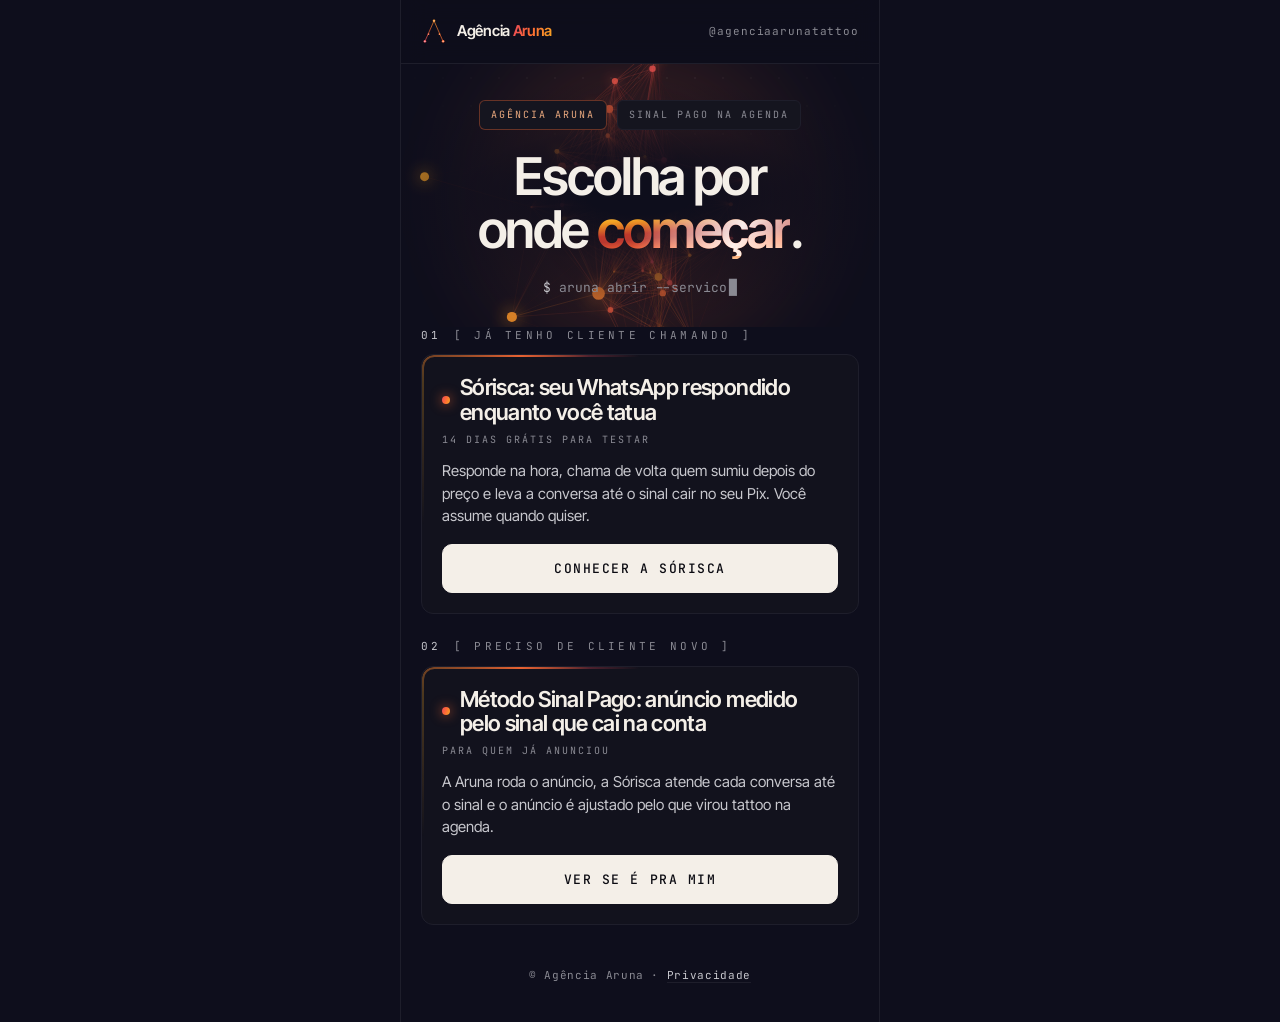
<file: links/index.html>
<!doctype html>
<html lang="pt-BR">
<head>
<meta charset="utf-8">
<meta name="viewport" content="width=device-width, initial-scale=1">
<title>Agência Aruna · Links</title>
<meta name="description" content="Sórisca, atendimento com IA no WhatsApp, e cliente novo com sinal pago para tatuador. Escolha o que faz sentido para o seu negócio.">
<link rel="canonical" href="https://agenciaaruna.com/links/">
<meta name="theme-color" content="#0E0E1C">
<meta name="robots" content="noindex">
<meta property="og:type" content="website">
<meta property="og:locale" content="pt_BR">
<meta property="og:url" content="https://agenciaaruna.com/links/">
<meta property="og:site_name" content="Agência Aruna">
<meta property="og:title" content="Agência Aruna">
<meta property="og:description" content="Sórisca, atendimento com IA no WhatsApp, e cliente novo com sinal pago para tatuador.">
<meta property="og:image" content="https://agenciaaruna.com/img/og-aruna-os.jpg">
<link rel="icon" href="/favicon.svg" type="image/svg+xml">
<link rel="preconnect" href="https://fonts.googleapis.com">
<link rel="preconnect" href="https://fonts.gstatic.com" crossorigin>
<link href="https://fonts.googleapis.com/css2?family=Inter+Tight:wght@400;600&family=JetBrains+Mono:wght@400;500&display=swap" rel="stylesheet">
<script>
!function(f,b,e,v,n,t,s){if(f.fbq)return;n=f.fbq=function(){n.callMethod?
n.callMethod.apply(n,arguments):n.queue.push(arguments)};if(!f._fbq)f._fbq=n;
n.push=n;n.loaded=!0;n.version='2.0';n.queue=[];t=b.createElement(e);t.async=!0;
t.src=v;s=b.getElementsByTagName(e)[0];s.parentNode.insertBefore(t,s)}(window,
document,'script','https://connect.facebook.net/en_US/fbevents.js');
fbq('init','805389752641637'); fbq('track','PageView');
</script>
<noscript><img height="1" width="1" style="display:none" alt="" src="https://www.facebook.com/tr?id=805389752641637&ev=PageView&noscript=1"></noscript>
<style>
@property --beam-angle{syntax:'<angle>'; initial-value:0deg; inherits:false}
:root{
  --void:#0E0E1C; --card:#15151F; --steel:#1E1E2B;
  --cream:#F4EFE8; --fog:#C7C7CD; --smoke:#8A8A93;
  --coral:#E8485A; --orange:#FF6B35; --amber:#F5A623;
  --grad-cta:linear-gradient(110deg,#E8485A 0%,#FF6B35 48%,#F5A623 100%);
  --grad-display:linear-gradient(175deg,#FFE7BE 0%,#F5A623 27%,#C0392B 47%,#B8382F 55%,#FF6B35 73%,#FFDCA8 100%);
  --display:'Inter Tight',system-ui,sans-serif;
  --mono:'JetBrains Mono',ui-monospace,monospace;
  --saida:cubic-bezier(.21,.6,.35,1);
}
*{box-sizing:border-box; margin:0; padding:0}
html{-webkit-text-size-adjust:100%}
body{
  background:var(--void); color:var(--cream);
  font-family:var(--display); font-size:16px; line-height:1.625;
  -webkit-font-smoothing:antialiased; overflow-x:hidden;
}
.stage{max-width:480px; margin:0 auto; position:relative; min-height:100svh}
@media (min-width:600px){ .stage{border-inline:1px solid var(--steel)} }

.nav{
  position:sticky; top:0; z-index:50; height:64px;
  display:flex; align-items:center; justify-content:space-between; padding:0 20px;
  border-bottom:1px solid var(--steel);
  background:color-mix(in srgb, var(--void) 82%, transparent); backdrop-filter:blur(12px); -webkit-backdrop-filter:blur(12px);
}
.brand{display:flex; align-items:center; gap:10px; text-decoration:none; color:var(--cream)}
.brand svg{width:26px; height:26px; flex:none}
.brand .nome{font-size:15px; font-weight:600; letter-spacing:-.02em}
.brand .nome b{font-weight:600; background:var(--grad-cta); -webkit-background-clip:text; background-clip:text; color:transparent}
.nav .ig{font-family:var(--mono); font-size:11px; letter-spacing:.08em; color:var(--smoke); text-decoration:none}

.hero{position:relative; overflow:hidden; padding:36px 20px 28px; text-align:center}
.dots{
  position:absolute; inset:0; pointer-events:none; opacity:.55;
  background-image:radial-gradient(circle,rgba(255,255,255,.07) 1px,transparent 1px); background-size:28px 28px;
  -webkit-mask-image:radial-gradient(ellipse 70% 60% at 50% 0%,#000 20%,transparent 75%);
          mask-image:radial-gradient(ellipse 70% 60% at 50% 0%,#000 20%,transparent 75%);
}
.rede{position:absolute; inset:-10% -30%; pointer-events:none; z-index:1; opacity:.9;
  -webkit-mask-image:radial-gradient(ellipse 34% 30% at 50% 50%, transparent 20%, #000 72%);
          mask-image:radial-gradient(ellipse 34% 30% at 50% 50%, transparent 20%, #000 72%);
}
.rede canvas{display:block; width:100%; height:100%}
.rede .halo{
  position:absolute; left:50%; top:50%; translate:-50% -50%; width:60%; aspect-ratio:1; border-radius:50%;
  background:radial-gradient(circle,rgba(255,107,53,.30),transparent 64%);
  filter:blur(42px); animation:glow-pulse 4.5s ease-in-out infinite;
}
.veu{
  position:absolute; inset:0; z-index:5; pointer-events:none;
  background:radial-gradient(ellipse 60% 46% at 50% 52%, color-mix(in srgb, var(--void) 86%, transparent) 0%, color-mix(in srgb, var(--void) 45%, transparent) 60%, transparent 100%);
}
.conteudo{position:relative; z-index:10}
.lockup{display:flex; flex-wrap:wrap; gap:10px; justify-content:center}
.tag{
  font-family:var(--mono); font-size:10px; text-transform:uppercase; letter-spacing:.2em;
  border:1px solid var(--steel); border-radius:6px; padding:6px 11px; color:var(--smoke); background:var(--card);
}
.tag.on{border-color:rgba(255,107,53,.35); color:#E9A87E}
h1{
  margin-top:20px; font-size:clamp(40px,11vw,52px); font-weight:600;
  line-height:1.02; letter-spacing:-.04em; text-wrap:balance;
}
.palavra{
  position:relative; display:inline-block; background:var(--grad-display);
  -webkit-background-clip:text; background-clip:text; color:transparent; -webkit-text-fill-color:transparent;
  padding-bottom:.06em;
}
.palavra::after{
  content:attr(data-texto); position:absolute; left:0; top:0; white-space:pre;
  background:linear-gradient(115deg,transparent 30%,rgba(255,255,255,.9) 50%,transparent 70%) 200% 0/250% 100%;
  -webkit-background-clip:text; background-clip:text; color:transparent; -webkit-text-fill-color:transparent;
  animation:shine-sweep 6s ease-in-out infinite; pointer-events:none;
}
.lead{margin:22px auto 0; max-width:360px; font-size:17px; color:var(--fog)}
.linha-cmd{margin-top:18px; font-family:var(--mono); font-size:13px; color:var(--smoke)}
.linha-cmd .cifrao{color:var(--fog)}
.caret::after{content:"█"; margin-left:2px; animation:blink 1.05s step-end infinite}

.lista{padding:0 20px; display:flex; flex-direction:column; gap:24px}
.eyebrow{font-family:var(--mono); font-size:11px; text-transform:uppercase; letter-spacing:.30em; color:var(--smoke); margin-bottom:10px}
.eyebrow .n{color:var(--fog); margin-right:12px}

.card{
  position:relative; isolation:isolate; display:block; text-decoration:none; color:inherit; overflow:hidden;
  background:color-mix(in srgb, var(--card) 70%, transparent);
  border:1px solid var(--steel); border-radius:12px; padding:20px;
  transition:border-color .2s, transform .2s;
}
.card:hover{border-color:color-mix(in srgb, var(--smoke) 50%, transparent); transform:translateY(-2px)}
.card:active{transform:translateY(1px)}
.card:focus-visible{outline:2px solid var(--amber); outline-offset:3px}
.beam::before{
  content:""; position:absolute; inset:0; border-radius:inherit; padding:1.5px; z-index:0; pointer-events:none;
  background:conic-gradient(from var(--beam-angle), transparent 0%, transparent 72%,
    rgba(245,166,35,.26) 82%, rgba(255,107,53,.9) 88%, rgba(232,72,90,.28) 94%, transparent 100%);
  -webkit-mask:linear-gradient(#000 0 0) content-box,linear-gradient(#000 0 0); -webkit-mask-composite:xor;
          mask:linear-gradient(#000 0 0) content-box,linear-gradient(#000 0 0); mask-composite:exclude;
  animation:beam-rotate 7s linear infinite;
}
.beam--delay::before{animation-delay:-3.5s}
.card>*{position:relative; z-index:1}
.card .topo{display:flex; align-items:center; gap:10px}
.card .ponto{width:8px; height:8px; border-radius:50%; background:var(--grad-cta); box-shadow:0 0 12px rgba(255,107,53,.8); flex:none}
.card h2{font-size:22px; font-weight:600; letter-spacing:-.03em; line-height:1.1}
.card .sub{margin-top:8px; font-family:var(--mono); font-size:10px; text-transform:uppercase; letter-spacing:.2em; color:var(--smoke)}
.card .desc{margin-top:12px; font-size:15px; line-height:1.5; color:var(--fog)}
.btn{
  margin-top:16px; display:flex; align-items:center; justify-content:center; width:100%;
  min-height:48px; padding:13px 20px; border-radius:10px;
  font-family:var(--mono); font-size:13px; font-weight:500; text-transform:uppercase; letter-spacing:.12em;
  background:var(--cream); color:#0B0B12; border:1px solid var(--cream);
  transition:background .2s, color .2s;
}
.card:hover .btn{background:transparent; color:var(--cream)}
.card:hover .btn::before{content:"> "; white-space:pre}

.fine{padding:40px 20px 36px; text-align:center; font-family:var(--mono); font-size:11px; letter-spacing:.06em; color:var(--smoke); line-height:1.9}
.fine a{color:var(--fog); text-decoration:none; border-bottom:1px solid var(--steel)}

.reveal{opacity:0; transform:translateY(14px); transition:opacity .7s var(--saida), transform .7s var(--saida)}
.reveal.in{opacity:1; transform:none}

@keyframes blink{50%{opacity:0}}
@keyframes beam-rotate{to{--beam-angle:360deg}}
@keyframes glow-pulse{0%,to{opacity:.45;transform:scale(.92)}50%{opacity:1;transform:scale(1.06)}}
@keyframes shine-sweep{0%,72%{background-position:200% 0}88%,to{background-position:-60% 0}}
@media (prefers-reduced-motion:reduce){
  .beam::before,.rede .halo,.palavra::after,.caret::after{animation:none}
  .reveal{opacity:1; transform:none; transition:none}
}
</style>
</head>
<body>
<div class="stage">

  <nav class="nav">
    <a class="brand" href="https://agenciaaruna.com/">
      <svg viewBox="0 0 100 100" fill="none" aria-hidden="true">
        <defs><linearGradient id="ng" x1="16" y1="86" x2="84" y2="6" gradientUnits="userSpaceOnUse">
          <stop offset="0%" stop-color="#E8485A"/><stop offset="45%" stop-color="#FF6B35"/><stop offset="100%" stop-color="#F5A623"/>
        </linearGradient></defs>
        <line x1="50" y1="7" x2="15" y2="86" stroke="url(#ng)" stroke-width="2.6" stroke-linecap="round"/>
        <line x1="50" y1="7" x2="85" y2="86" stroke="url(#ng)" stroke-width="2.6" stroke-linecap="round"/>
        <circle cx="50" cy="7" r="5" fill="url(#ng)"/><circle cx="50" cy="7" r="2.2" fill="#FFF4DE"/>
        <circle cx="15" cy="86" r="5" fill="url(#ng)"/><circle cx="15" cy="86" r="2.2" fill="#FFF4DE"/>
        <circle cx="85" cy="86" r="5" fill="url(#ng)"/><circle cx="85" cy="86" r="2.2" fill="#FFF4DE"/>
        <circle cx="29" cy="58" r="3.5" fill="url(#ng)"/><circle cx="29" cy="58" r="1.6" fill="#FFF4DE"/>
        <circle cx="71" cy="58" r="3.5" fill="url(#ng)"/><circle cx="71" cy="58" r="1.6" fill="#FFF4DE"/>
      </svg>
      <span class="nome">Agência <b>Aruna</b></span>
    </a>
    <a class="ig" href="https://www.instagram.com/agenciaarunatattoo/">@agenciaarunatattoo</a>
  </nav>

  <header class="hero">
    <div class="dots"></div>
    <div class="rede" aria-hidden="true"><span class="halo"></span><canvas id="orb"></canvas></div>
    <div class="veu" aria-hidden="true"></div>
    <div class="conteudo">
      <div class="lockup reveal">
        <span class="tag on">Agência Aruna</span>
        <span class="tag">Sinal pago na agenda</span>
      </div>
      <h1 class="reveal">Escolha por onde <span class="palavra" data-texto="começar">começar</span>.</h1>
      <p class="linha-cmd caret reveal"><span class="cifrao">$</span> aruna abrir --servico</p>
    </div>
  </header>

  <main class="lista">
    <section class="reveal">
      <p class="eyebrow"><span class="n">01</span>[ já tenho cliente chamando ]</p>
      <a class="card beam" data-destino="sorisca" href="https://sorisca.agenciaaruna.com/?utm_source=instagram&amp;utm_medium=bio&amp;utm_campaign=links">
        <div class="topo"><span class="ponto"></span><h2>Sórisca: seu WhatsApp respondido enquanto você tatua</h2></div>
        <p class="sub">14 dias grátis para testar</p>
        <p class="desc">Responde na hora, chama de volta quem sumiu depois do preço e leva a conversa até o sinal cair no seu Pix. Você assume quando quiser.</p>
        <span class="btn">Conhecer a Sórisca</span>
      </a>
    </section>

    <section class="reveal">
      <p class="eyebrow"><span class="n">02</span>[ preciso de cliente novo ]</p>
      <a class="card beam beam--delay" data-destino="trafego-tatuador" href="https://agenciaaruna.com/tatuador/?utm_source=instagram&amp;utm_medium=bio&amp;utm_campaign=links">
        <div class="topo"><span class="ponto"></span><h2>Método Sinal Pago: anúncio medido pelo sinal que cai na conta</h2></div>
        <p class="sub">Para quem já anunciou</p>
        <p class="desc">A Aruna roda o anúncio, a Sórisca atende cada conversa até o sinal e o anúncio é ajustado pelo que virou tattoo na agenda.</p>
        <span class="btn">Ver se é pra mim</span>
      </a>
    </section>
  </main>

  <p class="fine">© Agência Aruna · <a href="https://agenciaaruna.com/politica-de-privacidade/">Privacidade</a></p>
</div>
<script>
document.querySelectorAll('.card').forEach(function(a){
  a.addEventListener('click',function(){ if(window.fbq) fbq('trackCustom','CliqueBio',{destino:a.dataset.destino}); });
});
var io=new IntersectionObserver(function(es){
  es.forEach(function(e,i){ if(e.isIntersecting){ setTimeout(function(){e.target.classList.add('in')}, Math.min(i,4)*100); io.unobserve(e.target); } });
},{threshold:.08});
document.querySelectorAll('.reveal').forEach(function(el){ io.observe(el); });
setTimeout(function(){ document.querySelectorAll('.reveal').forEach(function(el){ el.classList.add('in'); }); },1200);
/* ============================================================
   REDE DE AGENTES (mesma animação da landing atual da Aruna):
   emaranhado → organiza em esfera → segura → emaranha de novo.
   Ciclo de 9,7s. Cores de chama: coral → laranja → âmbar.
   ============================================================ */
(function(){
  var canvas=document.getElementById('orb'); if(!canvas) return;
  var ctx=canvas.getContext('2d');
  var DPR=Math.min(window.devicePixelRatio||1,2);
  var W=0,H=0,R=0,cx=0,cy=0, N=64, nodes=[], startT=null, paused=false, mx=0,my=0;
  var TANGLE_HOLD=1100, ORGANIZE=2600, SPHERE_HOLD=4200, TANGLE=1800;
  var CYCLE=TANGLE_HOLD+ORGANIZE+SPHERE_HOLD+TANGLE;

  function flame(t){
    t=Math.max(0,Math.min(1,t));
    var c1=[232,72,90],c2=[255,107,53],c3=[245,166,35],a,b,k;
    if(t<.5){k=t/.5;a=c1;b=c2;} else {k=(t-.5)/.5;a=c2;b=c3;}
    return [Math.round(a[0]+(b[0]-a[0])*k),Math.round(a[1]+(b[1]-a[1])*k),Math.round(a[2]+(b[2]-a[2])*k)];
  }
  function resize(){
    var rect=canvas.getBoundingClientRect();
    W=Math.max(1,rect.width); H=Math.max(1,rect.height);
    canvas.width=W*DPR; canvas.height=H*DPR; ctx.setTransform(DPR,0,0,DPR,0,0);
    cx=W/2; cy=H/2;
    /* 0.38 era o valor da landing atual, onde a rede ficava num quadrado de 560px ao
       lado do texto. Aqui ela ocupa a largura toda do hero, então o raio sobe para
       preencher e ficar evidente. */
    R=Math.min(W,H)*0.46;
  }
  function build(){
    nodes=[];
    for(var i=0;i<N;i++){
      var k=i+0.5, phi=Math.acos(1-2*k/N), theta=Math.PI*(1+Math.sqrt(5))*k;
      var u=Math.random()*Math.PI*2, v=Math.random()*Math.PI*2, rr=0.25+Math.random()*1.05;
      nodes.push({
        tx:Math.sin(phi)*Math.cos(theta), ty:Math.sin(phi)*Math.sin(theta), tz:Math.cos(phi),
        cx0:Math.cos(u)*Math.sin(v)*rr, cy0:Math.cos(v)*rr, cz0:Math.sin(u)*Math.sin(v)*rr,
        sx1:0.6+Math.random()*1.2, sy1:0.6+Math.random()*1.2, sz1:0.6+Math.random()*1.2,
        px1:Math.random()*6.28, py1:Math.random()*6.28, pz1:Math.random()*6.28,
        col:flame(i/N), ph:Math.random()*Math.PI*2
      });
    }
  }
  function easeIO(t){ return t<.5 ? 4*t*t*t : 1-Math.pow(-2*t+2,3)/2; }
  function phaseOrg(el){
    var t=el%CYCLE;
    if(t<TANGLE_HOLD) return 0;
    t-=TANGLE_HOLD; if(t<ORGANIZE) return easeIO(t/ORGANIZE);
    t-=ORGANIZE;     if(t<SPHERE_HOLD) return 1;
    t-=SPHERE_HOLD;  return 1-easeIO(t/TANGLE);
  }
  function frame(ts){
    if(startT===null) startT=ts;
    if(paused){ requestAnimationFrame(frame); return; }
    var el=ts-startT, org=phaseOrg(el), tangle=1-org;
    var rot=el*0.00018+mx*0.6, tilt=-0.32+my*0.5;
    ctx.clearRect(0,0,W,H);
    var cosT=Math.cos(tilt),sinT=Math.sin(tilt),cosR=Math.cos(rot),sinR=Math.sin(rot), proj=[];
    for(var i=0;i<N;i++){
      var n=nodes[i];
      var ex=n.cx0+Math.sin(ts*0.0006*n.sx1+n.px1)*0.5*tangle;
      var ey=n.cy0+Math.sin(ts*0.0006*n.sy1+n.py1)*0.5*tangle;
      var ez=n.cz0+Math.sin(ts*0.0006*n.sz1+n.pz1)*0.5*tangle;
      var px=ex+(n.tx-ex)*org, py=ey+(n.ty-ey)*org, pz=ez+(n.tz-ez)*org;
      var br=1+Math.sin(ts*0.001+n.ph)*0.02*org; px*=br; py*=br; pz*=br;
      var rx=px*cosR-pz*sinR, rz=px*sinR+pz*cosR;
      var ry=py*cosT-rz*sinT, rz2=py*sinT+rz*cosT;
      var scale=R*(1.7/(2.6-rz2));
      proj.push({sx:cx+rx*scale, sy:cy+ry*scale, depth:rz2, col:n.col, r:Math.max(.9,(rz2+1.4)*2.1)});
    }
    var maxd=R*0.98;
    for(var a=0;a<N;a++){
      for(var b=a+1;b<N;b++){
        var dx=proj[a].sx-proj[b].sx, dy=proj[a].sy-proj[b].sy, d=Math.sqrt(dx*dx+dy*dy);
        if(d<maxd){
          var depthf=((proj[a].depth+proj[b].depth)/2+1.4)/2.8;
          var al=(1-d/maxd)*(0.48+0.30*org)*depthf;
          if(al<=0.005) continue;
          var c=proj[a].col;
          ctx.strokeStyle='rgba('+c[0]+','+c[1]+','+c[2]+','+al.toFixed(3)+')';
          ctx.lineWidth=1;
          ctx.beginPath(); ctx.moveTo(proj[a].sx,proj[a].sy); ctx.lineTo(proj[b].sx,proj[b].sy); ctx.stroke();
        }
      }
    }
    for(var i2=0;i2<N;i2++){
      var p=proj[i2], c2=p.col, br2=(p.depth+1.6)/3.2;
      ctx.beginPath();
      ctx.fillStyle='rgba('+c2[0]+','+c2[1]+','+c2[2]+','+(0.7+br2*0.3).toFixed(3)+')';
      ctx.shadowColor='rgba('+c2[0]+','+c2[1]+','+c2[2]+',1)';
      ctx.shadowBlur=16*br2+4;
      ctx.arc(p.sx,p.sy,p.r,0,Math.PI*2); ctx.fill();
    }
    ctx.shadowBlur=0;
    requestAnimationFrame(frame);
  }
  function init(){ resize(); build(); requestAnimationFrame(frame); }
  addEventListener('resize',()=>setTimeout(resize,60),{passive:true});
  addEventListener('mousemove',function(e){ mx=(e.clientX/innerWidth-.5); my=(e.clientY/innerHeight-.5); },{passive:true});
  new IntersectionObserver(function(en){ en.forEach(function(e){ paused=!e.isIntersecting; }); }).observe(canvas);
  if(matchMedia('(prefers-reduced-motion:reduce)').matches){ resize(); build(); requestAnimationFrame(function(t){ startT=t-(1100+2600); frame(t); paused=true; }); return; }
  if(document.fonts&&document.fonts.ready){ document.fonts.ready.then(init); } else { init(); }
})();

</script>
</body>
</html>
</file>
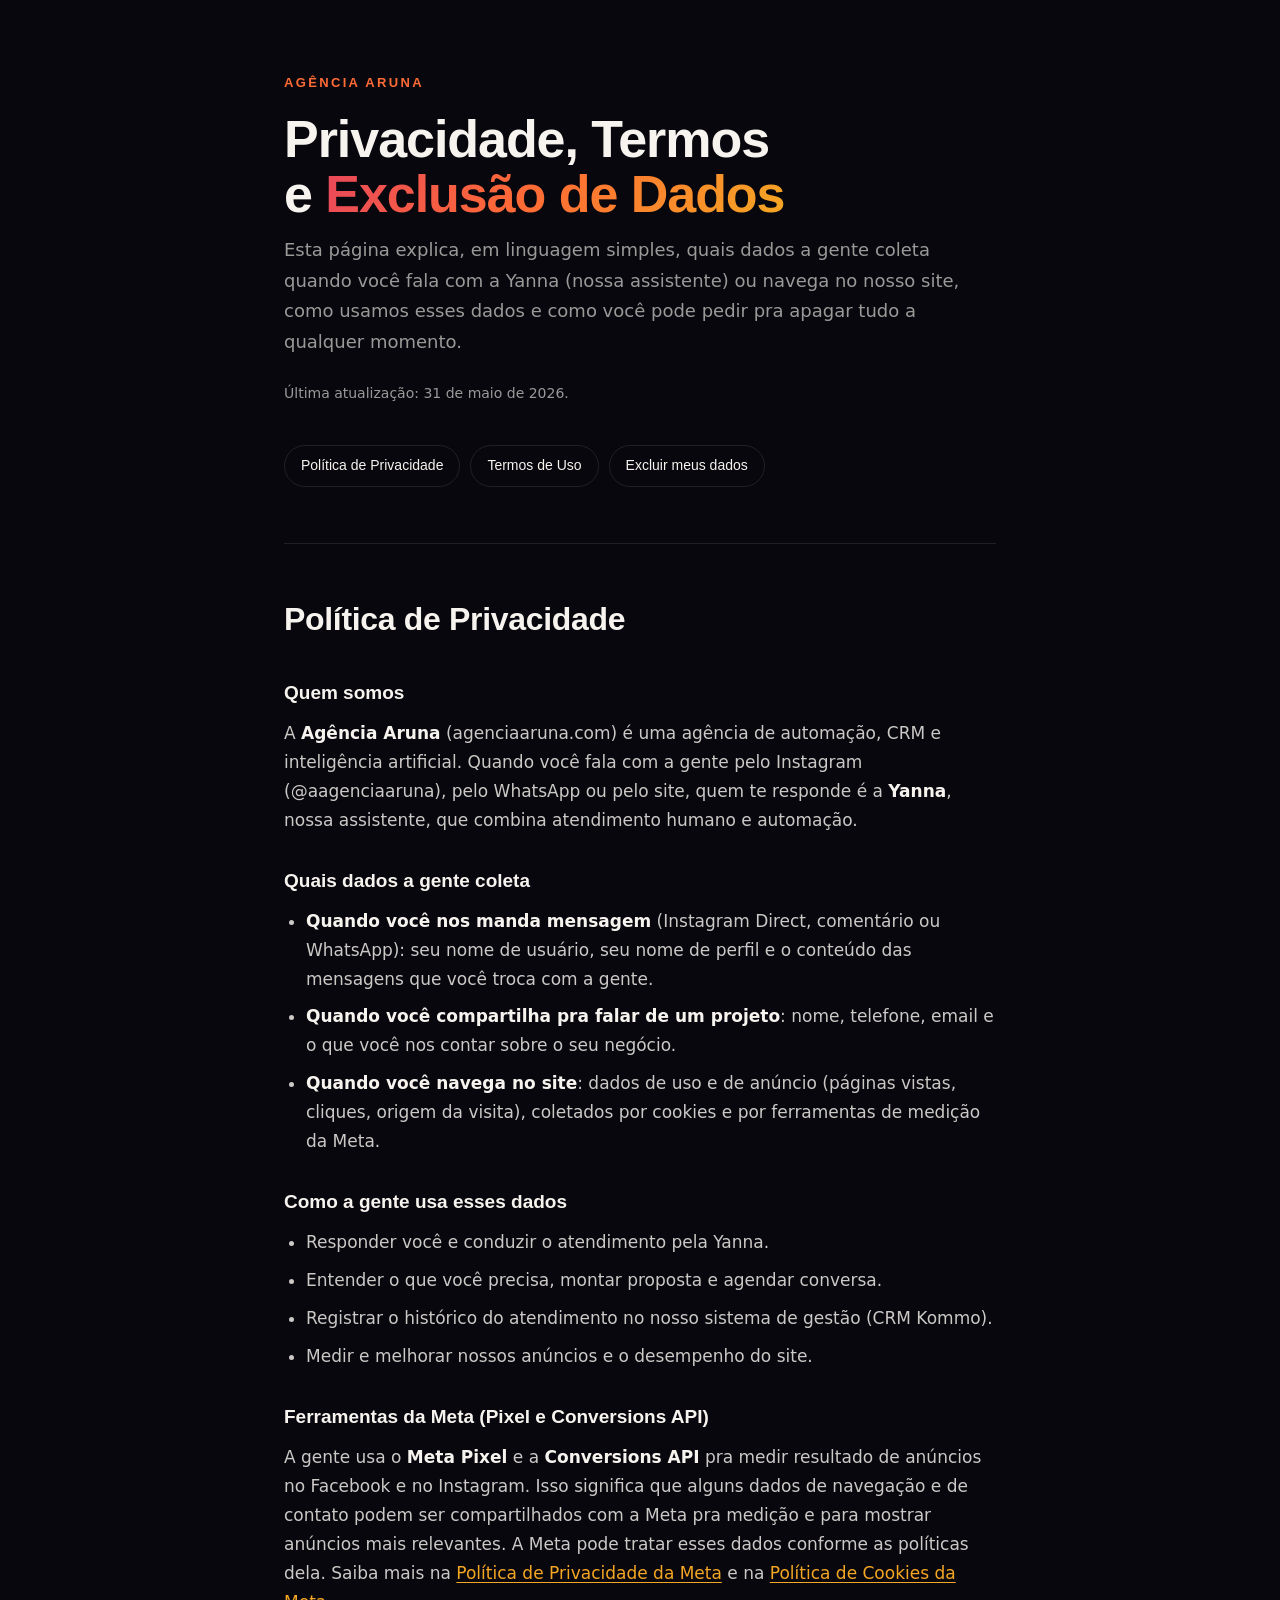
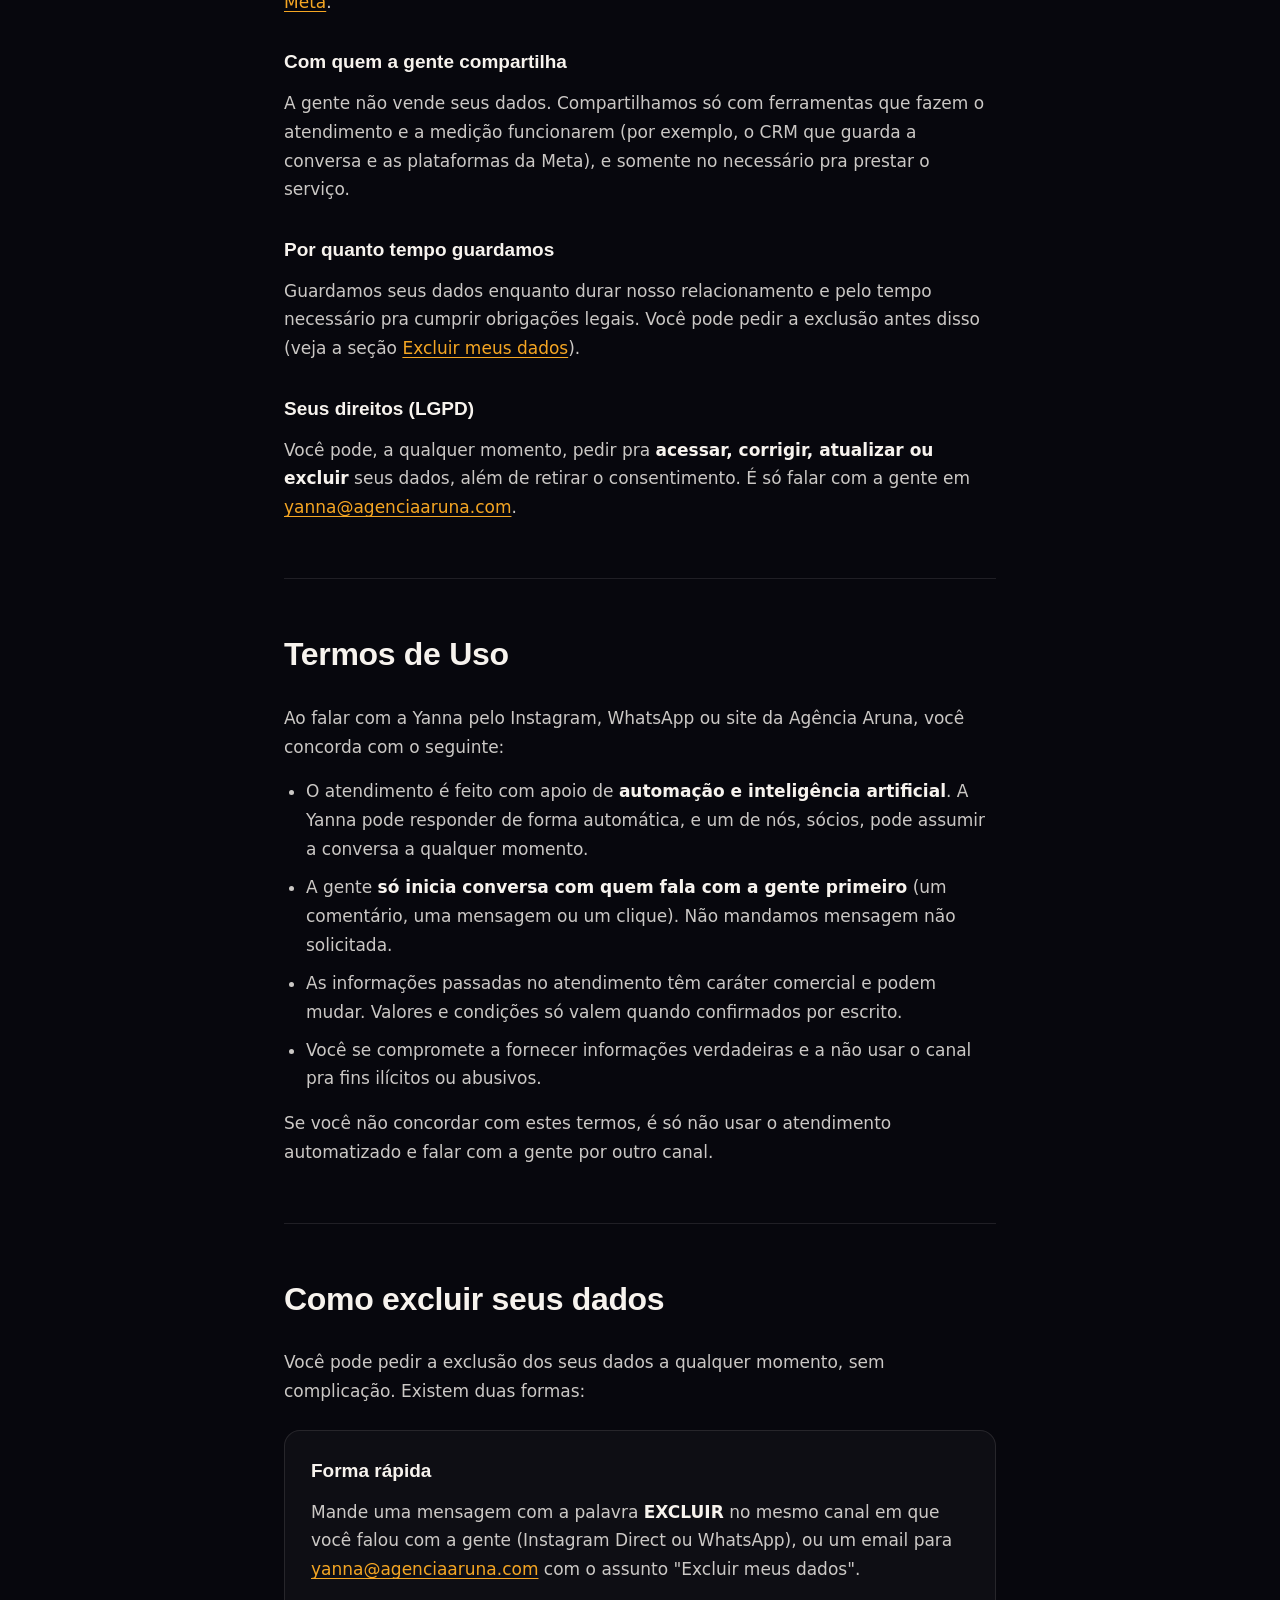
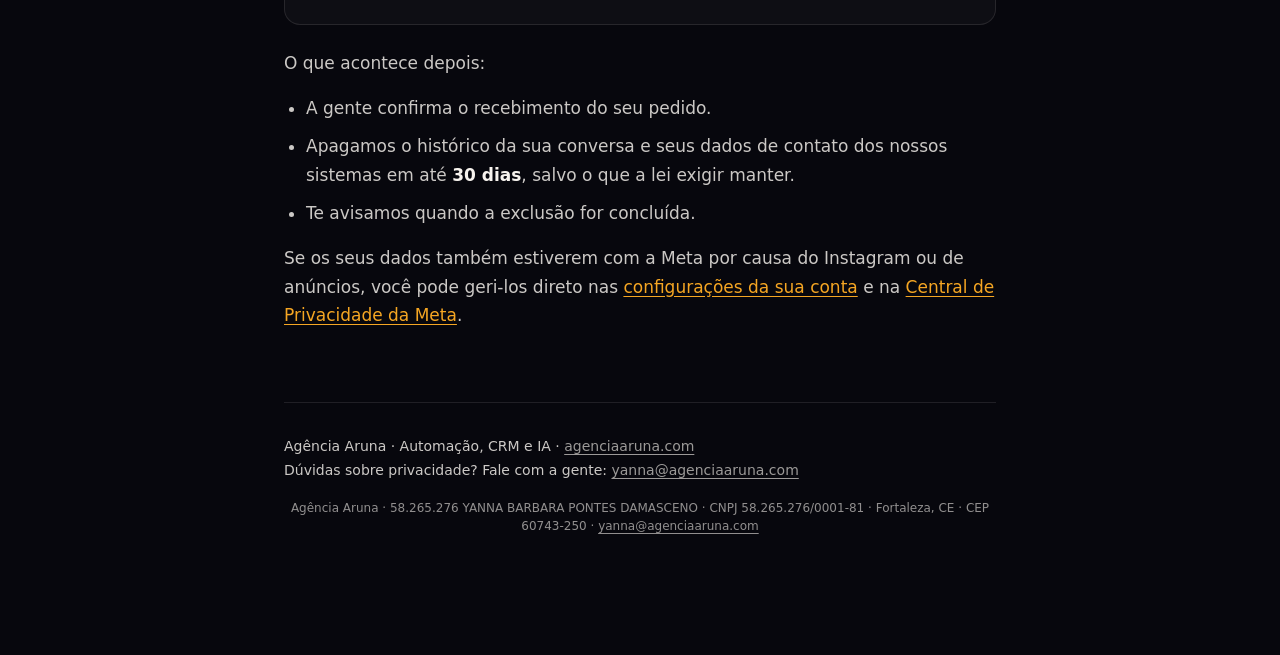
<file: politica-de-privacidade/index.html>
<!DOCTYPE html>
<html lang="pt-BR">
<head>
  <meta charset="UTF-8">
  <meta name="viewport" content="width=device-width, initial-scale=1.0">
  <title>Política de Privacidade, Termos de Uso e Exclusão de Dados | Agência Aruna</title>
  <meta name="description" content="Como a Agência Aruna coleta, usa e protege seus dados no atendimento automatizado da Yanna IA, no site e nas ferramentas da Meta. Inclui termos de uso e como pedir a exclusão dos seus dados.">
  <meta name="robots" content="index, follow">
  <link rel="icon" href="/favicon.svg">
  <link rel="preconnect" href="https://api.fontshare.com" crossorigin>
  <link href="https://api.fontshare.com/v2/css?f[]=cabinet-grotesk@500,700,800&f[]=general-sans@400,500,600&display=swap" rel="stylesheet">
  <style>
    :root{
      --coral:#E8485A; --orange:#FF6B35; --amber:#F5A623;
      --dark:#07070D; --light:#F7F3EE;
      --muted:rgba(247,243,238,0.62);
      --faint:rgba(247,243,238,0.14);
      --rule:rgba(247,243,238,0.10);
      --grad:linear-gradient(120deg,var(--coral) 0%,var(--orange) 45%,var(--amber) 100%);
    }
    *{box-sizing:border-box;margin:0;padding:0}
    html{scroll-behavior:smooth}
    body{
      background:var(--dark); color:var(--light);
      font-family:'General Sans',system-ui,sans-serif;
      font-size:17px; line-height:1.7; -webkit-font-smoothing:antialiased;
    }
    .wrap{max-width:760px; margin:0 auto; padding:72px 24px 120px}
    .eyebrow{
      font-family:'Cabinet Grotesk',sans-serif; font-weight:700;
      font-size:13px; letter-spacing:.18em; text-transform:uppercase;
      color:var(--orange); margin-bottom:18px;
    }
    h1{
      font-family:'Cabinet Grotesk',sans-serif; font-weight:800;
      font-size:clamp(34px,6vw,52px); line-height:1.05; letter-spacing:-.02em;
      margin-bottom:14px;
    }
    h1 .grad{
      background:var(--grad); -webkit-background-clip:text; background-clip:text;
      -webkit-text-fill-color:transparent;
    }
    .lead{color:var(--muted); font-size:18px; max-width:62ch; margin-bottom:10px}
    .updated{color:var(--muted); font-size:14px; margin-top:24px}
    .toc{
      display:flex; flex-wrap:wrap; gap:10px; margin:40px 0 8px;
    }
    .toc a{
      font-family:'Cabinet Grotesk',sans-serif; font-weight:500; font-size:14px;
      color:var(--light); text-decoration:none;
      border:1px solid var(--rule); border-radius:999px; padding:8px 16px;
      transition:border-color .2s,color .2s;
    }
    .toc a:hover{border-color:rgba(255,107,53,.5); color:var(--orange)}
    section{
      border-top:1px solid var(--rule); margin-top:56px; padding-top:48px;
      scroll-margin-top:24px;
    }
    h2{
      font-family:'Cabinet Grotesk',sans-serif; font-weight:700;
      font-size:clamp(24px,4vw,32px); letter-spacing:-.01em; margin-bottom:22px;
    }
    h3{
      font-family:'Cabinet Grotesk',sans-serif; font-weight:600;
      font-size:19px; margin:30px 0 10px;
    }
    p{color:rgba(247,243,238,0.82); margin-bottom:16px}
    ul{margin:0 0 16px; padding-left:22px}
    li{color:rgba(247,243,238,0.82); margin-bottom:9px}
    a{color:var(--amber); text-decoration:underline; text-underline-offset:3px}
    a:hover{color:var(--orange)}
    strong{color:var(--light); font-weight:600}
    .callout{
      border:1px solid var(--rule); border-radius:16px; padding:24px 26px;
      margin:24px 0; background:rgba(247,243,238,0.03);
    }
    .callout h3{margin-top:0}
    footer{
      border-top:1px solid var(--rule); margin-top:72px; padding-top:32px;
      color:var(--muted); font-size:14px;
    }
    footer a{color:var(--muted)}
  </style>
</head>
<body>
  <main class="wrap">
    <p class="eyebrow">Agência Aruna</p>
    <h1>Privacidade, Termos<br>e <span class="grad">Exclusão de Dados</span></h1>
    <p class="lead">Esta página explica, em linguagem simples, quais dados a gente coleta quando você fala com a Yanna (nossa assistente) ou navega no nosso site, como usamos esses dados e como você pode pedir pra apagar tudo a qualquer momento.</p>
    <p class="updated">Última atualização: 31 de maio de 2026.</p>

    <nav class="toc">
      <a href="#privacidade">Política de Privacidade</a>
      <a href="#termos">Termos de Uso</a>
      <a href="#deletar-dados">Excluir meus dados</a>
    </nav>

    <section id="privacidade">
      <h2>Política de Privacidade</h2>

      <h3>Quem somos</h3>
      <p>A <strong>Agência Aruna</strong> (agenciaaruna.com) é uma agência de automação, CRM e inteligência artificial. Quando você fala com a gente pelo Instagram (@aagenciaaruna), pelo WhatsApp ou pelo site, quem te responde é a <strong>Yanna</strong>, nossa assistente, que combina atendimento humano e automação.</p>

      <h3>Quais dados a gente coleta</h3>
      <ul>
        <li><strong>Quando você nos manda mensagem</strong> (Instagram Direct, comentário ou WhatsApp): seu nome de usuário, seu nome de perfil e o conteúdo das mensagens que você troca com a gente.</li>
        <li><strong>Quando você compartilha pra falar de um projeto</strong>: nome, telefone, email e o que você nos contar sobre o seu negócio.</li>
        <li><strong>Quando você navega no site</strong>: dados de uso e de anúncio (páginas vistas, cliques, origem da visita), coletados por cookies e por ferramentas de medição da Meta.</li>
      </ul>

      <h3>Como a gente usa esses dados</h3>
      <ul>
        <li>Responder você e conduzir o atendimento pela Yanna.</li>
        <li>Entender o que você precisa, montar proposta e agendar conversa.</li>
        <li>Registrar o histórico do atendimento no nosso sistema de gestão (CRM Kommo).</li>
        <li>Medir e melhorar nossos anúncios e o desempenho do site.</li>
      </ul>

      <h3>Ferramentas da Meta (Pixel e Conversions API)</h3>
      <p>A gente usa o <strong>Meta Pixel</strong> e a <strong>Conversions API</strong> pra medir resultado de anúncios no Facebook e no Instagram. Isso significa que alguns dados de navegação e de contato podem ser compartilhados com a Meta pra medição e para mostrar anúncios mais relevantes. A Meta pode tratar esses dados conforme as políticas dela. Saiba mais na <a href="https://www.facebook.com/privacy/policy/" target="_blank" rel="noopener">Política de Privacidade da Meta</a> e na <a href="https://www.facebook.com/policies/cookies/" target="_blank" rel="noopener">Política de Cookies da Meta</a>.</p>

      <h3>Com quem a gente compartilha</h3>
      <p>A gente não vende seus dados. Compartilhamos só com ferramentas que fazem o atendimento e a medição funcionarem (por exemplo, o CRM que guarda a conversa e as plataformas da Meta), e somente no necessário pra prestar o serviço.</p>

      <h3>Por quanto tempo guardamos</h3>
      <p>Guardamos seus dados enquanto durar nosso relacionamento e pelo tempo necessário pra cumprir obrigações legais. Você pode pedir a exclusão antes disso (veja a seção <a href="#deletar-dados">Excluir meus dados</a>).</p>

      <h3>Seus direitos (LGPD)</h3>
      <p>Você pode, a qualquer momento, pedir pra <strong>acessar, corrigir, atualizar ou excluir</strong> seus dados, além de retirar o consentimento. É só falar com a gente em <a href="mailto:yanna@agenciaaruna.com">yanna@agenciaaruna.com</a>.</p>
    </section>

    <section id="termos">
      <h2>Termos de Uso</h2>
      <p>Ao falar com a Yanna pelo Instagram, WhatsApp ou site da Agência Aruna, você concorda com o seguinte:</p>
      <ul>
        <li>O atendimento é feito com apoio de <strong>automação e inteligência artificial</strong>. A Yanna pode responder de forma automática, e um de nós, sócios, pode assumir a conversa a qualquer momento.</li>
        <li>A gente <strong>só inicia conversa com quem fala com a gente primeiro</strong> (um comentário, uma mensagem ou um clique). Não mandamos mensagem não solicitada.</li>
        <li>As informações passadas no atendimento têm caráter comercial e podem mudar. Valores e condições só valem quando confirmados por escrito.</li>
        <li>Você se compromete a fornecer informações verdadeiras e a não usar o canal pra fins ilícitos ou abusivos.</li>
      </ul>
      <p>Se você não concordar com estes termos, é só não usar o atendimento automatizado e falar com a gente por outro canal.</p>
    </section>

    <section id="deletar-dados">
      <h2>Como excluir seus dados</h2>
      <p>Você pode pedir a exclusão dos seus dados a qualquer momento, sem complicação. Existem duas formas:</p>
      <div class="callout">
        <h3>Forma rápida</h3>
        <p>Mande uma mensagem com a palavra <strong>EXCLUIR</strong> no mesmo canal em que você falou com a gente (Instagram Direct ou WhatsApp), ou um email para <a href="mailto:yanna@agenciaaruna.com?subject=Excluir%20meus%20dados">yanna@agenciaaruna.com</a> com o assunto "Excluir meus dados".</p>
      </div>
      <p>O que acontece depois:</p>
      <ul>
        <li>A gente confirma o recebimento do seu pedido.</li>
        <li>Apagamos o histórico da sua conversa e seus dados de contato dos nossos sistemas em até <strong>30 dias</strong>, salvo o que a lei exigir manter.</li>
        <li>Te avisamos quando a exclusão for concluída.</li>
      </ul>
      <p>Se os seus dados também estiverem com a Meta por causa do Instagram ou de anúncios, você pode geri-los direto nas <a href="https://accountscenter.instagram.com/" target="_blank" rel="noopener">configurações da sua conta</a> e na <a href="https://www.facebook.com/privacy/policy/" target="_blank" rel="noopener">Central de Privacidade da Meta</a>.</p>
    </section>

    <footer>
      <p>Agência Aruna · Automação, CRM e IA · <a href="https://agenciaaruna.com">agenciaaruna.com</a><br>
      Dúvidas sobre privacidade? Fale com a gente: <a href="mailto:yanna@agenciaaruna.com">yanna@agenciaaruna.com</a></p>
    <p class="legal" style="width:100%;margin:16px 0 0;font-size:12px;line-height:1.5;opacity:.7;text-align:center">Agência Aruna · 58.265.276 YANNA BARBARA PONTES DAMASCENO · CNPJ 58.265.276/0001-81 · Fortaleza, CE · CEP 60743-250 · <a href="mailto:yanna@agenciaaruna.com" style="color:inherit">yanna@agenciaaruna.com</a></p>
</footer>
  </main>
</body>
</html>
</file>
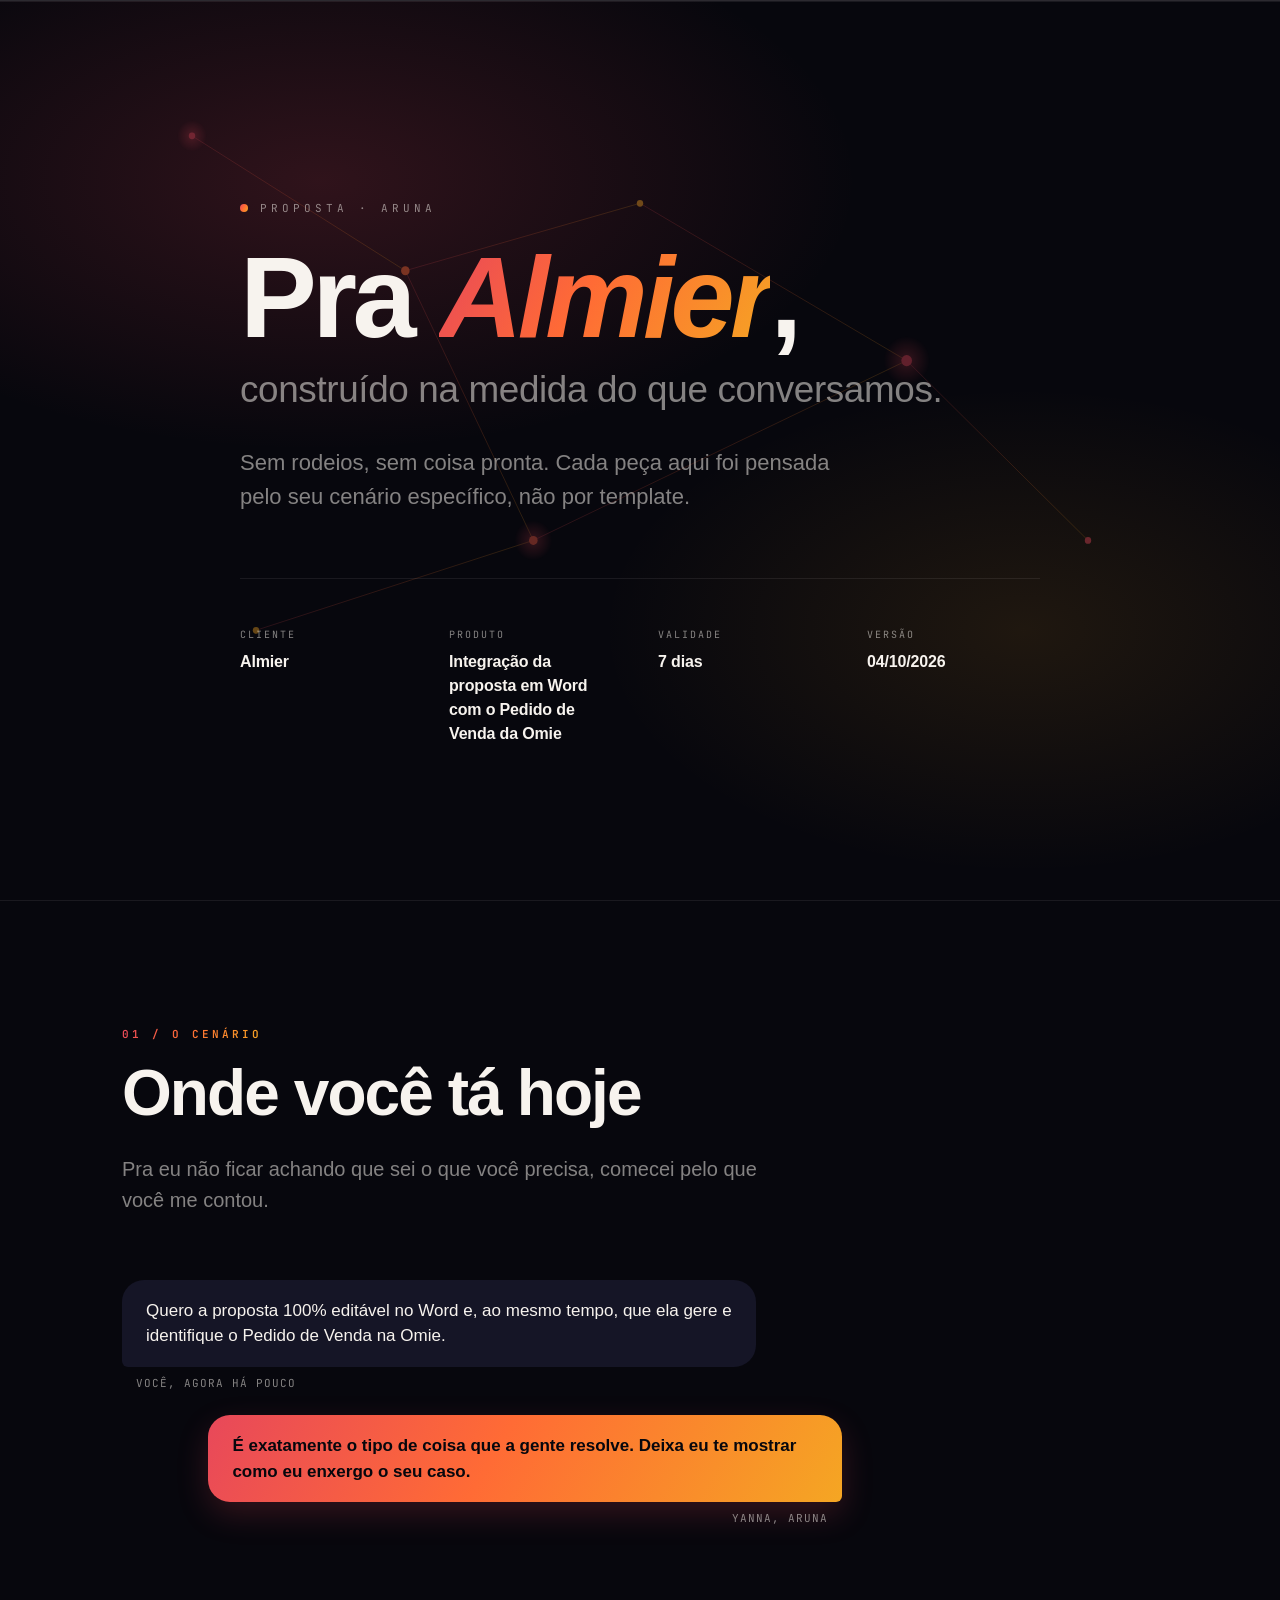
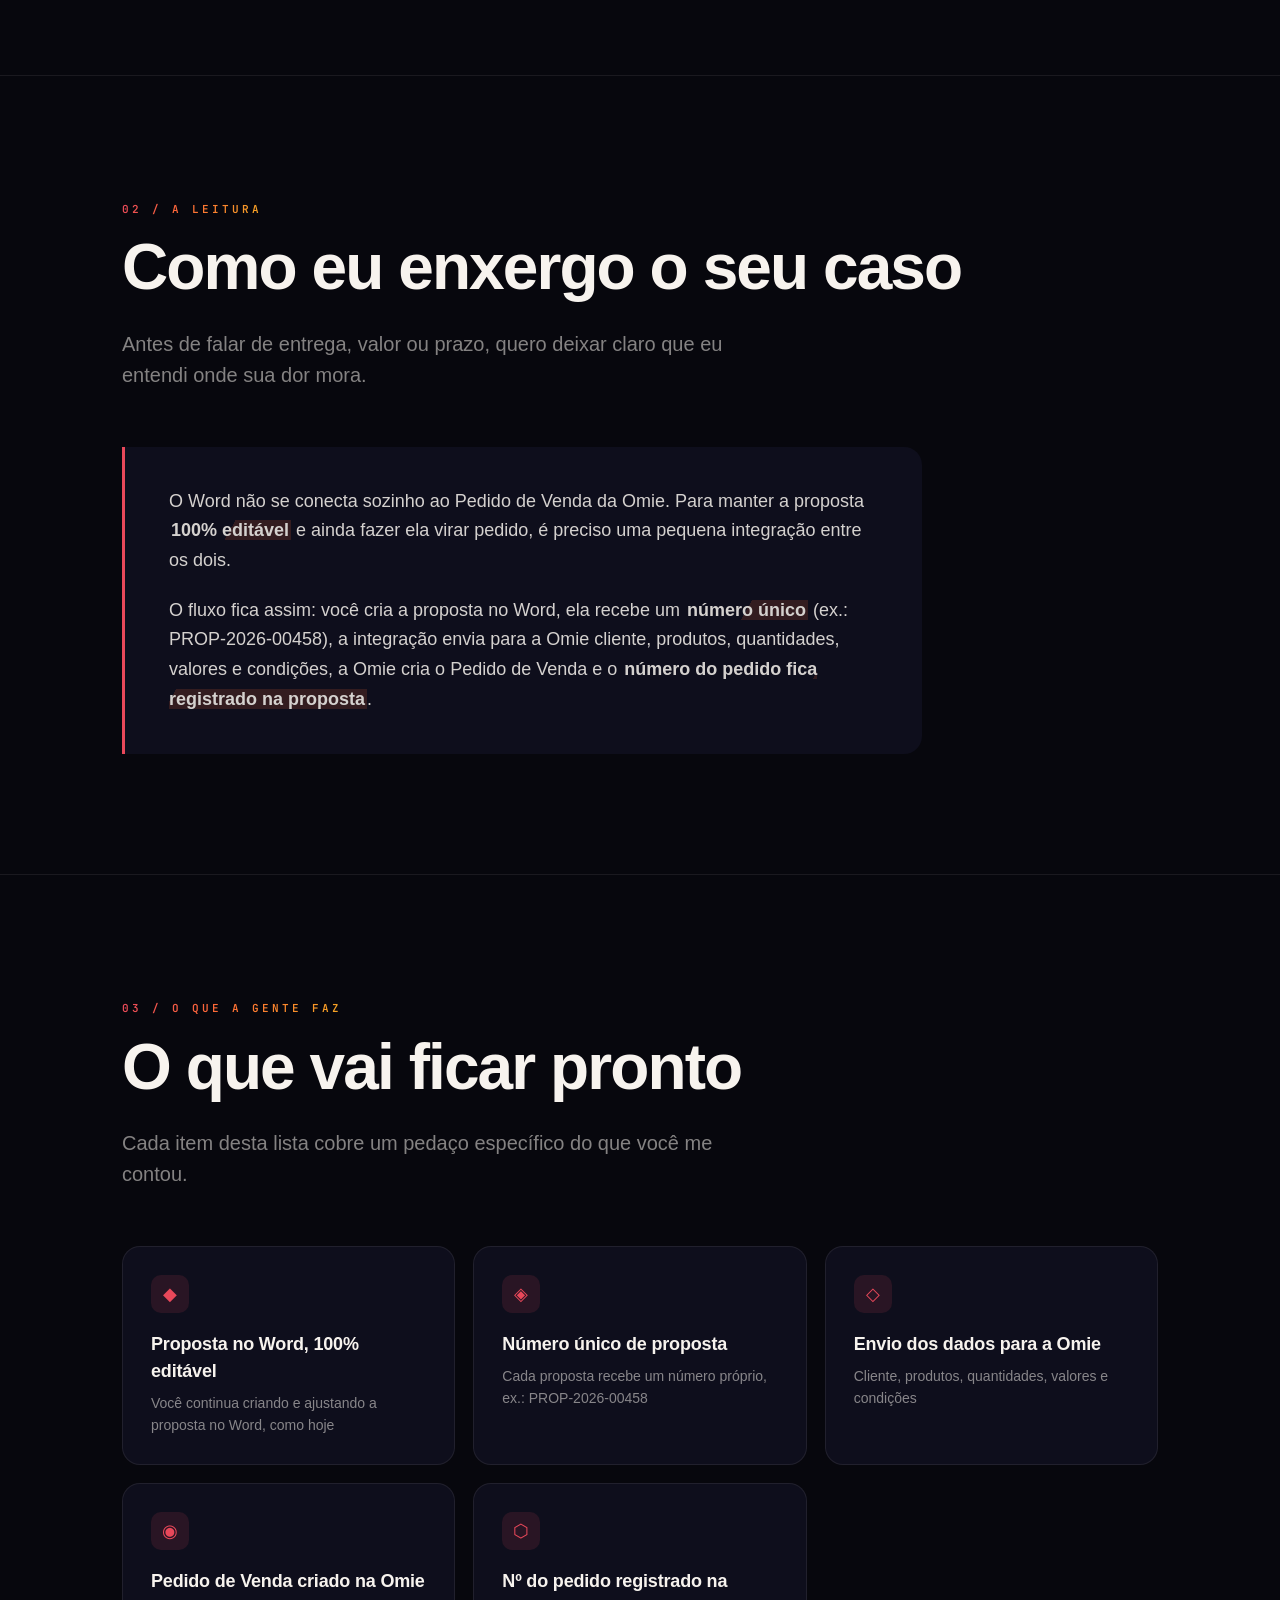
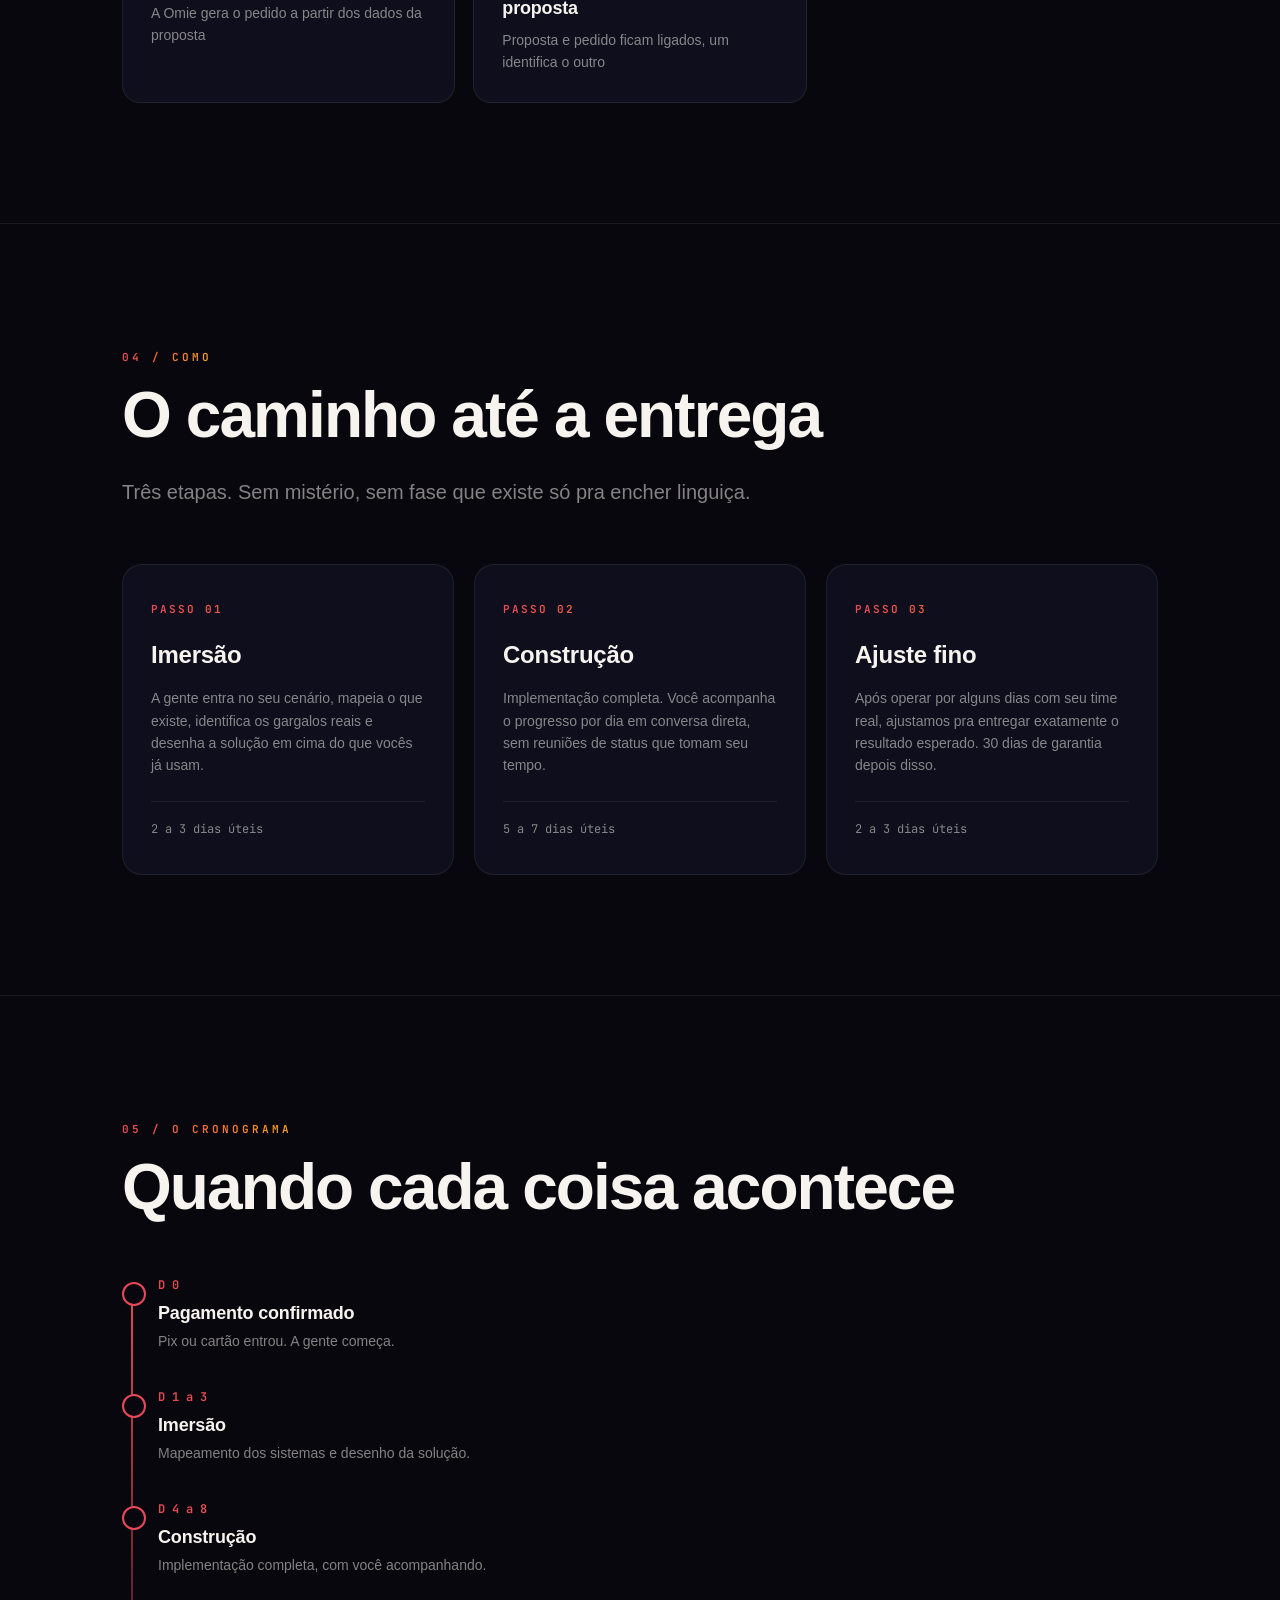
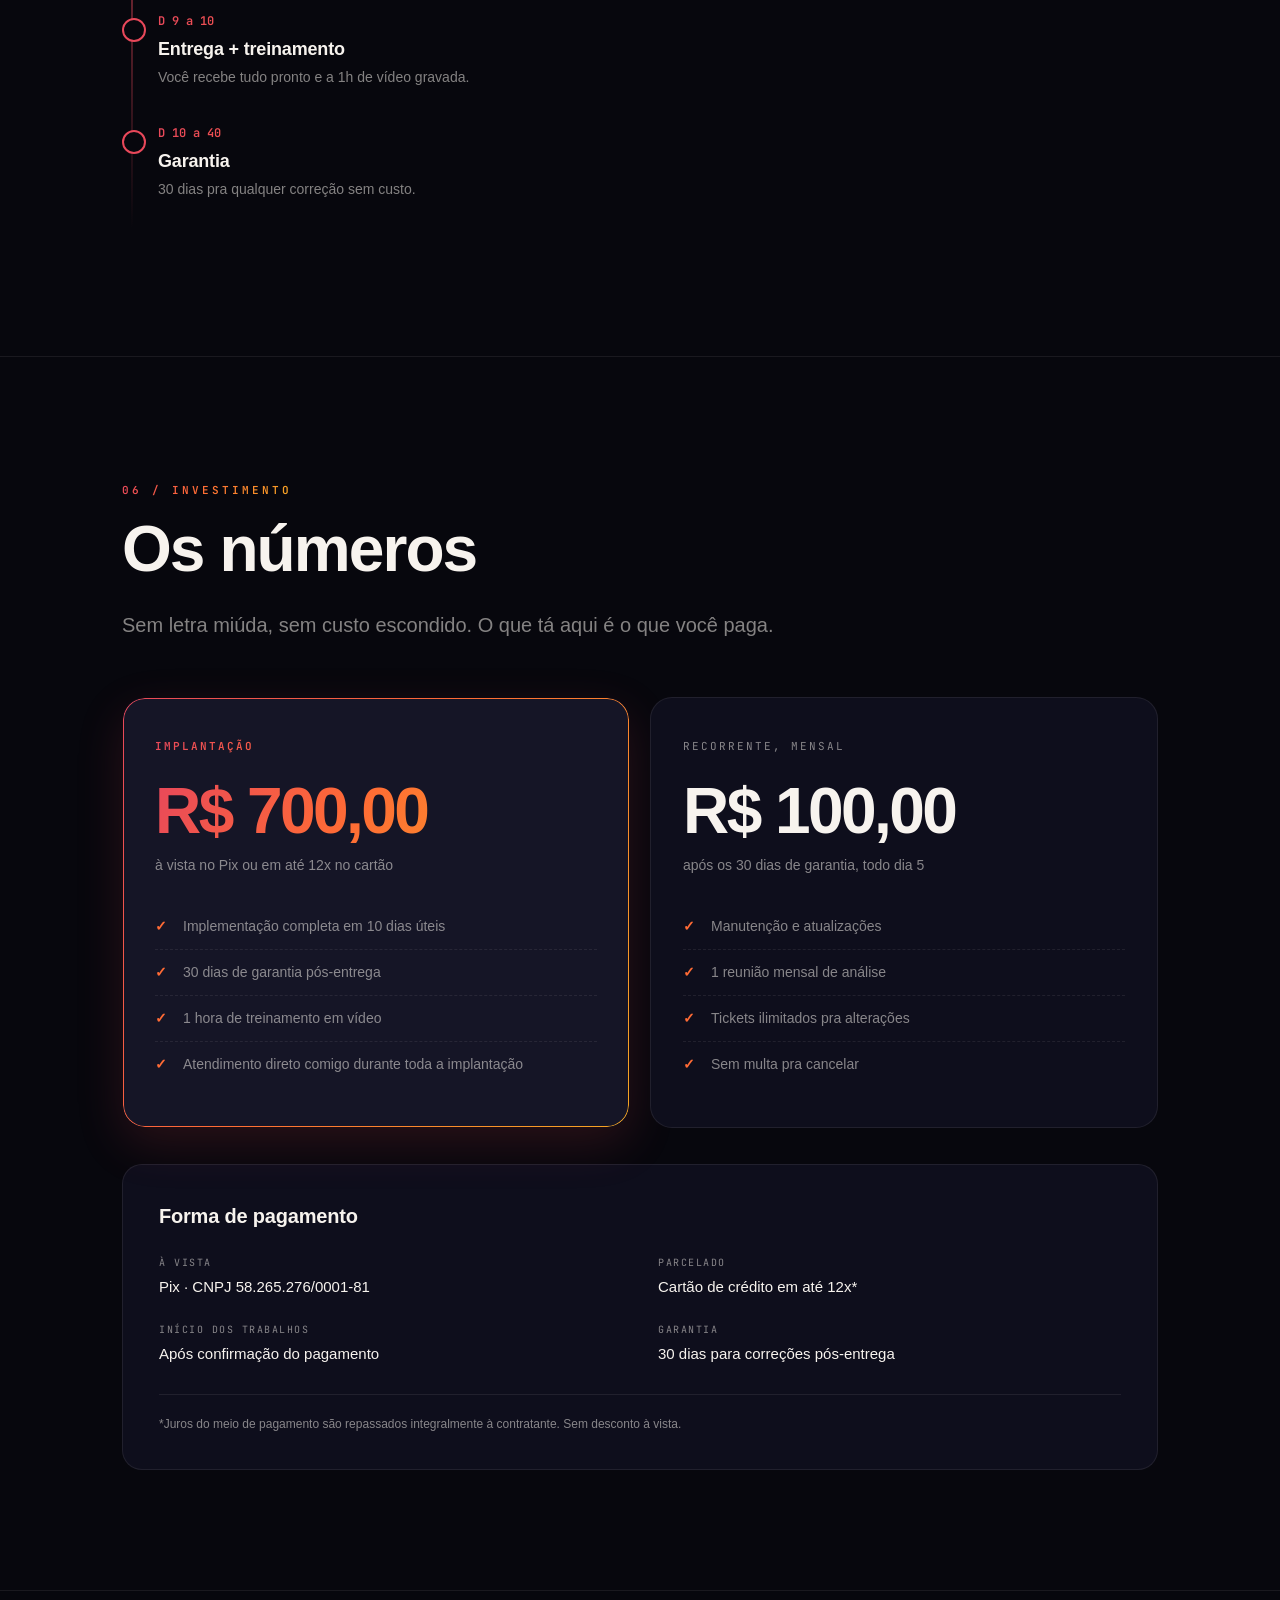
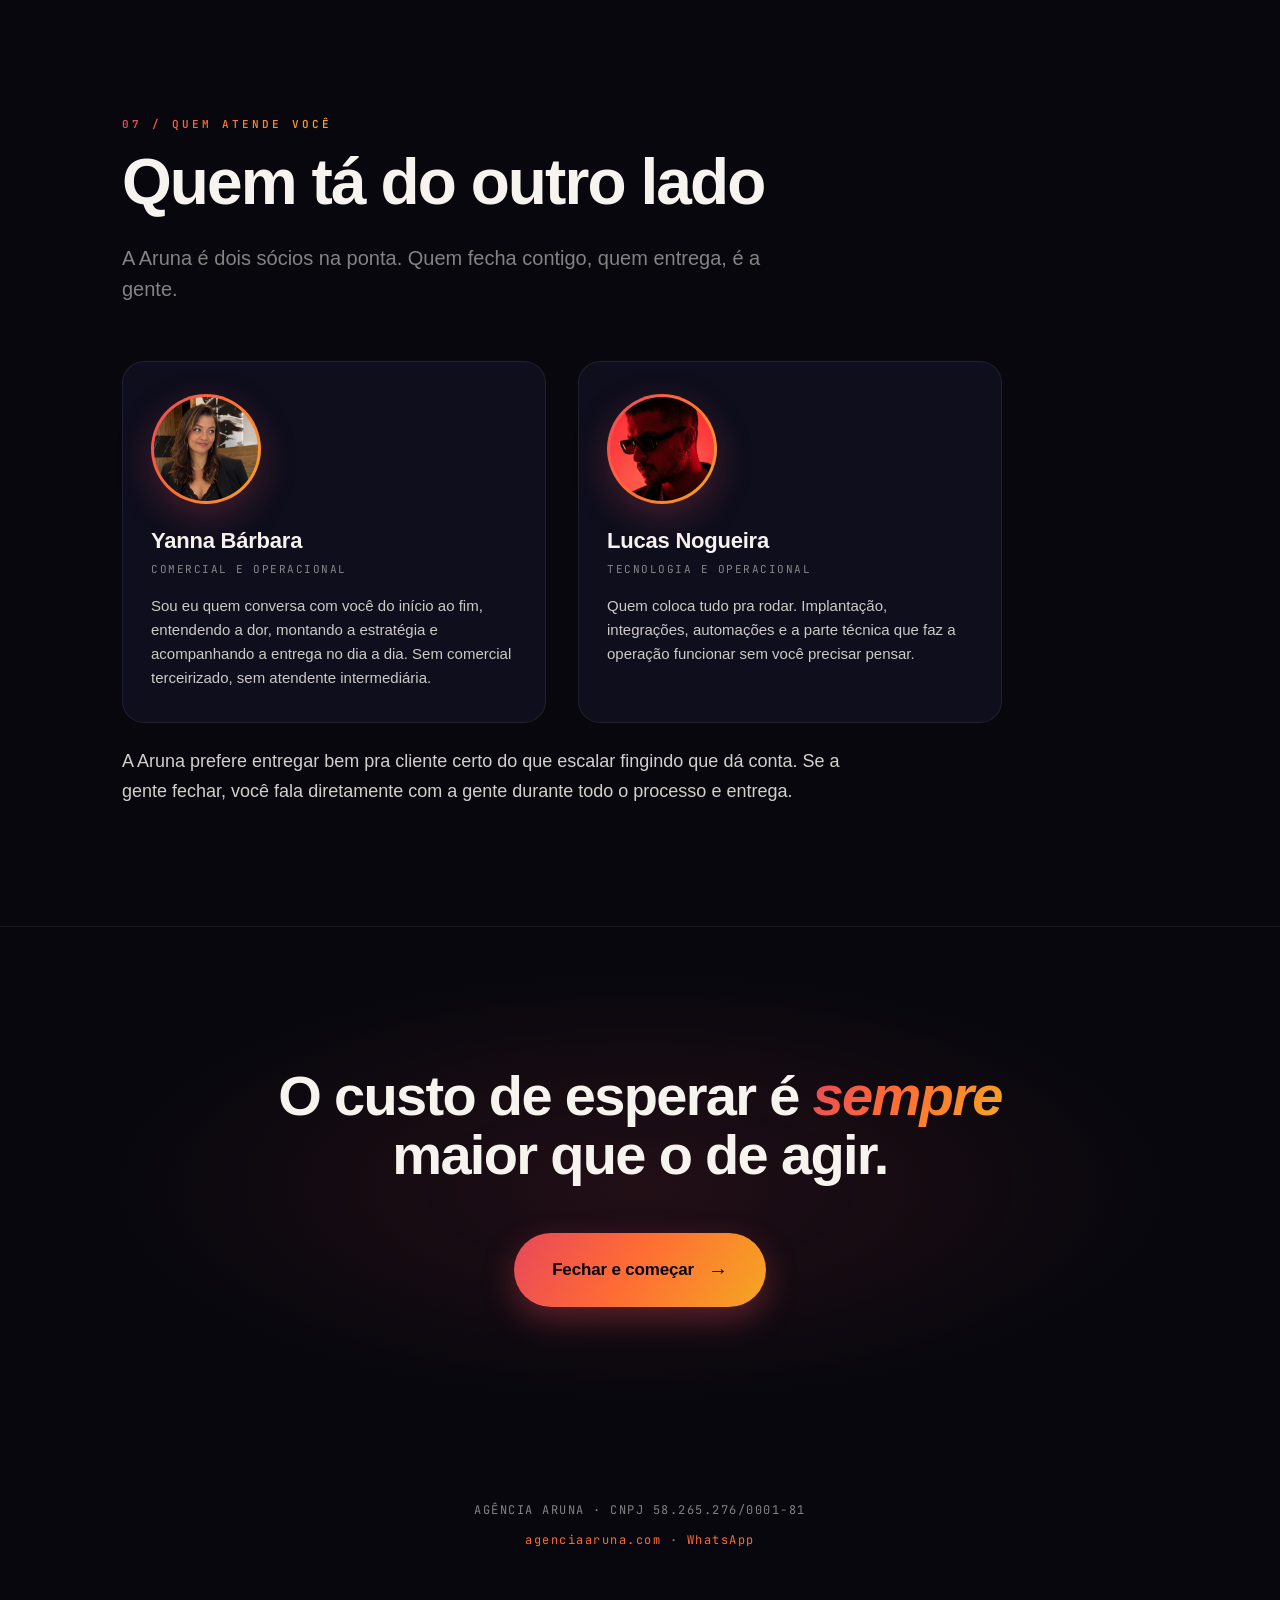
<file: proposta/almir/index.html>
<!DOCTYPE html>
<html lang="pt-BR">
<head>
<meta name="robots" content="noindex, nofollow">
  <meta charset="UTF-8">
  <meta name="viewport" content="width=device-width, initial-scale=1.0">
  <title>Proposta · Agência Aruna</title>
  <meta name="theme-color" content="#07070D">
  <link rel="preconnect" href="https://fonts.googleapis.com">
  <link rel="preconnect" href="https://fonts.gstatic.com" crossorigin>
  <link rel="preconnect" href="https://api.fontshare.com">
  <link href="https://api.fontshare.com/v2/css?f[]=cabinet-grotesk@400,500,600,700,800,900&display=swap" rel="stylesheet">
  <link href="https://fonts.googleapis.com/css2?family=JetBrains+Mono:wght@400;500;700&display=swap" rel="stylesheet">
  <style>
    :root {
      /* paleta exata do site agenciaaruna.com */
      --dark:    #07070D;
      --dark-2:  #0E0E1C;
      --dark-3:  #151526;
      --light:   #F7F3EE;
      --coral:   #E8485A;
      --orange:  #FF6B35;
      --amber:   #F5A623;
      --muted:   rgba(247,243,238,0.52);
      --faint:   rgba(247,243,238,0.16);
      --rule:    rgba(247,243,238,0.08);
      --grad:    linear-gradient(120deg, var(--coral) 0%, var(--orange) 45%, var(--amber) 100%);
      --max:     1100px;
    }
    * { box-sizing: border-box; margin: 0; padding: 0; }
    html { scroll-behavior: smooth; }
    body {
      font-family: 'Cabinet Grotesk', -apple-system, sans-serif;
      background: var(--dark);
      color: var(--light);
      line-height: 1.5;
      overflow-x: hidden;
      -webkit-font-smoothing: antialiased;
    }
    .container { max-width: var(--max); margin: 0 auto; padding: 0 32px; }

    /* SCROLL BAR */
    .scroll-bar-wrap {
      position: fixed; top: 0; left: 0; right: 0; height: 2px;
      background: var(--rule); z-index: 100;
    }
    .scroll-bar {
      height: 100%; width: 0%;
      background: var(--grad);
      transition: width 0.1s linear;
    }

    /* HERO */
    .hero {
      min-height: 100vh;
      display: flex; flex-direction: column; justify-content: center;
      position: relative;
      padding: 120px 0 80px;
      overflow: hidden;
    }
    .hero-glow {
      position: absolute; inset: 0; pointer-events: none;
      background:
        radial-gradient(ellipse 70% 50% at 25% 20%, rgba(232,72,90,0.18), transparent 60%),
        radial-gradient(ellipse 55% 45% at 80% 70%, rgba(245,166,35,0.10), transparent 60%);
    }
    .nodes {
      position: absolute; inset: 0; pointer-events: none; opacity: 0.5;
    }
    .nodes svg { width: 100%; height: 100%; }

    .brand-line {
      font-family: 'JetBrains Mono', monospace;
      font-size: 11px;
      letter-spacing: 4px;
      color: var(--muted);
      text-transform: uppercase;
      margin-bottom: 28px;
      display: inline-flex; align-items: center; gap: 12px;
    }
    .brand-dot {
      width: 8px; height: 8px; border-radius: 50%;
      background: var(--grad);
    }

    h1.hero-title {
      font-family: 'Cabinet Grotesk', sans-serif;
      font-size: clamp(56px, 9vw, 120px);
      font-weight: 800;
      letter-spacing: -0.04em;
      line-height: 0.92;
      margin-bottom: 32px;
    }
    h1.hero-title .grad {
      background: var(--grad);
      -webkit-background-clip: text;
      background-clip: text;
      -webkit-text-fill-color: transparent;
      font-style: italic;
      font-weight: 700;
    }
    h1.hero-title .small {
      display: block;
      font-size: 0.32em;
      font-weight: 500;
      color: var(--muted);
      margin-top: 16px;
      letter-spacing: -0.01em;
      line-height: 1.3;
    }

    .hero-sub {
      font-size: clamp(17px, 2vw, 22px);
      color: var(--muted);
      max-width: 620px;
      margin-bottom: 64px;
      line-height: 1.55;
    }
    .meta-grid {
      display: grid;
      grid-template-columns: repeat(auto-fit, minmax(140px, 1fr));
      gap: 36px;
      padding-top: 48px;
      border-top: 1px solid var(--rule);
      max-width: 800px;
    }
    .meta-item .label {
      font-family: 'JetBrains Mono', monospace;
      font-size: 10px;
      color: var(--muted);
      text-transform: uppercase;
      letter-spacing: 2px;
      margin-bottom: 8px;
    }
    .meta-item .value { font-weight: 600; font-size: 16px; letter-spacing: -0.01em; }

    /* SEÇÕES */
    section { padding: 120px 0; border-top: 1px solid var(--rule); position: relative; }
    .eyebrow {
      font-family: 'JetBrains Mono', monospace;
      font-size: 11px;
      letter-spacing: 3px;
      text-transform: uppercase;
      margin-bottom: 18px;
      display: inline-block;
      background: var(--grad);
      -webkit-background-clip: text;
      background-clip: text;
      -webkit-text-fill-color: transparent;
      font-weight: 600;
    }
    h2 {
      font-family: 'Cabinet Grotesk', sans-serif;
      font-size: clamp(36px, 5.5vw, 64px);
      font-weight: 700;
      letter-spacing: -0.03em;
      line-height: 1.02;
      margin-bottom: 28px;
    }
    .section-intro {
      color: var(--muted);
      font-size: clamp(17px, 1.8vw, 20px);
      max-width: 660px;
      line-height: 1.55;
    }

    /* CONVERSATION (DOR) */
    .conversation { max-width: 720px; margin: 64px 0 0; }
    .bubble-group { margin-bottom: 24px; }
    .bubble-group.right { display: flex; flex-direction: column; align-items: flex-end; }
    .bubble {
      padding: 18px 24px;
      border-radius: 22px;
      max-width: 88%;
      font-size: 17px;
      line-height: 1.5;
    }
    .bubble.from-you {
      background: var(--dark-3);
      color: var(--light);
      border-bottom-left-radius: 6px;
    }
    .bubble.from-aruna {
      background: var(--grad);
      color: var(--dark);
      font-weight: 600;
      border-bottom-right-radius: 6px;
      box-shadow: 0 12px 32px rgba(232,72,90,0.20);
    }
    .bubble-meta {
      font-family: 'JetBrains Mono', monospace;
      font-size: 11px;
      color: var(--muted);
      margin: 8px 14px 4px;
      letter-spacing: 1px;
      text-transform: uppercase;
    }
    .bubble-group.right .bubble-meta { text-align: right; }

    /* LEITURA */
    .leitura {
      background: var(--dark-2);
      border-left: 3px solid var(--coral);
      padding: 40px 44px;
      border-radius: 0 18px 18px 0;
      margin-top: 56px;
      max-width: 800px;
    }
    .leitura p {
      font-size: 18px;
      color: var(--light);
      margin-bottom: 20px;
      line-height: 1.65;
      opacity: 0.85;
    }
    .leitura p:last-child { margin-bottom: 0; }
    .leitura strong {
      color: var(--light);
      opacity: 1;
      font-weight: 600;
      background: linear-gradient(120deg, transparent 0%, transparent 50%, rgba(255,107,53,0.18) 50%, rgba(255,107,53,0.18) 100%);
      padding: 0 2px;
    }

    /* DELIVERABLES */
    .deliverables {
      display: grid;
      grid-template-columns: repeat(auto-fit, minmax(260px, 1fr));
      gap: 18px;
      margin-top: 56px;
    }
    .deliverable {
      background: var(--dark-2);
      border: 1px solid var(--rule);
      border-radius: 18px;
      padding: 28px;
      transition: all 0.3s ease;
      position: relative;
      overflow: hidden;
    }
    .deliverable::before {
      content: ''; position: absolute; top: 0; left: 0; right: 0; height: 2px;
      background: var(--grad);
      opacity: 0;
      transition: opacity 0.3s ease;
    }
    .deliverable:hover { transform: translateY(-3px); border-color: var(--faint); }
    .deliverable:hover::before { opacity: 1; }
    .deliverable .icon {
      width: 38px; height: 38px;
      display: flex; align-items: center; justify-content: center;
      background: rgba(232,72,90,0.12);
      border-radius: 10px;
      margin-bottom: 18px;
      font-size: 18px;
      color: var(--coral);
    }
    .deliverable h4 { font-size: 18px; font-weight: 700; margin-bottom: 8px; letter-spacing: -0.01em; }
    .deliverable p { color: var(--muted); font-size: 14px; line-height: 1.55; }

    /* MÉTODO */
    .method {
      display: grid;
      grid-template-columns: 1fr 1fr 1fr;
      gap: 20px;
      margin-top: 56px;
    }
    @media (max-width: 768px) { .method { grid-template-columns: 1fr; } }
    .step {
      background: var(--dark-2);
      border: 1px solid var(--rule);
      border-radius: 20px;
      padding: 36px 28px;
      position: relative;
    }
    .step .step-num {
      font-family: 'JetBrains Mono', monospace;
      font-size: 11px;
      letter-spacing: 2px;
      margin-bottom: 20px;
      font-weight: 600;
      background: var(--grad);
      -webkit-background-clip: text;
      background-clip: text;
      -webkit-text-fill-color: transparent;
    }
    .step h3 { font-size: 24px; font-weight: 700; margin-bottom: 14px; letter-spacing: -0.01em; }
    .step p { color: var(--muted); font-size: 14px; line-height: 1.6; }
    .step .duration {
      margin-top: 24px;
      padding-top: 18px;
      border-top: 1px solid var(--rule);
      font-family: 'JetBrains Mono', monospace;
      font-size: 12px;
      color: var(--muted);
    }

    /* TIMELINE */
    .timeline {
      margin-top: 56px;
      position: relative;
      padding-left: 36px;
      max-width: 720px;
    }
    .timeline::before {
      content: '';
      position: absolute;
      left: 9px; top: 8px; bottom: 8px;
      width: 2px;
      background: linear-gradient(180deg, var(--coral), transparent);
    }
    .timeline-item { position: relative; padding-bottom: 36px; }
    .timeline-item::before {
      content: '';
      position: absolute;
      left: -36px; top: 6px;
      width: 20px; height: 20px;
      border-radius: 50%;
      background: var(--dark);
      border: 2px solid var(--coral);
    }
    .timeline-item.done::before { background: var(--grad); border-color: transparent; }
    .timeline-item .day {
      font-family: 'JetBrains Mono', monospace;
      font-size: 12px;
      font-weight: 600;
      margin-bottom: 6px;
      background: var(--grad);
      -webkit-background-clip: text;
      background-clip: text;
      -webkit-text-fill-color: transparent;
    }
    .timeline-item h4 { font-size: 18px; font-weight: 700; margin-bottom: 4px; letter-spacing: -0.01em; }
    .timeline-item p { color: var(--muted); font-size: 14px; }

    /* INVESTIMENTO */
    .investment {
      display: grid;
      grid-template-columns: 1fr 1fr;
      gap: 20px;
      margin-top: 56px;
    }
    @media (max-width: 768px) { .investment { grid-template-columns: 1fr; } }
    .invest-card {
      position: relative;
      padding: 40px 32px;
      border-radius: 22px;
      overflow: hidden;
    }
    .invest-card.primary {
      background: var(--dark-3);
      border: 1px solid transparent;
      background-clip: padding-box;
      box-shadow: 0 16px 48px rgba(232,72,90,0.15);
    }
    .invest-card.primary::before {
      content: ''; position: absolute; inset: 0;
      padding: 1px;
      background: var(--grad);
      border-radius: 22px;
      -webkit-mask: linear-gradient(#fff 0 0) content-box, linear-gradient(#fff 0 0);
      -webkit-mask-composite: xor;
      mask-composite: exclude;
      pointer-events: none;
    }
    .invest-card.recurring {
      background: var(--dark-2);
      border: 1px solid var(--rule);
    }
    .invest-card .tag {
      font-family: 'JetBrains Mono', monospace;
      font-size: 11px;
      letter-spacing: 2px;
      text-transform: uppercase;
      margin-bottom: 24px;
      color: var(--muted);
    }
    .invest-card.primary .tag {
      background: var(--grad);
      -webkit-background-clip: text;
      background-clip: text;
      -webkit-text-fill-color: transparent;
      font-weight: 600;
    }
    .invest-value {
      font-family: 'Cabinet Grotesk', sans-serif;
      font-size: clamp(44px, 6vw, 64px);
      font-weight: 800;
      letter-spacing: -0.04em;
      margin-bottom: 12px;
      line-height: 1;
    }
    .invest-card.primary .invest-value {
      background: var(--grad);
      -webkit-background-clip: text;
      background-clip: text;
      -webkit-text-fill-color: transparent;
    }
    .invest-card .pay-info { color: var(--muted); font-size: 14px; margin-bottom: 28px; }
    .invest-list { list-style: none; }
    .invest-list li {
      padding: 12px 0;
      padding-left: 28px;
      position: relative;
      font-size: 14px;
      color: var(--muted);
      border-bottom: 1px dashed var(--rule);
    }
    .invest-list li:last-child { border-bottom: 0; }
    .invest-list li::before {
      content: '✓';
      position: absolute; left: 0;
      color: var(--orange);
      font-weight: 700;
    }

    /* PAGAMENTO */
    .payment {
      background: var(--dark-2);
      border-radius: 20px;
      padding: 36px;
      margin-top: 36px;
      border: 1px solid var(--rule);
    }
    .payment h3 { font-size: 20px; font-weight: 700; margin-bottom: 24px; letter-spacing: -0.01em; }
    .payment-grid {
      display: grid;
      grid-template-columns: 1fr 1fr;
      gap: 24px 36px;
    }
    @media (max-width: 600px) { .payment-grid { grid-template-columns: 1fr; } }
    .payment-item .label {
      font-family: 'JetBrains Mono', monospace;
      font-size: 10px;
      color: var(--muted);
      letter-spacing: 1.5px;
      text-transform: uppercase;
      margin-bottom: 6px;
    }
    .payment-item .value { font-weight: 500; font-size: 15px; }
    .payment-foot {
      color: var(--muted);
      font-size: 12px;
      margin-top: 28px;
      padding-top: 20px;
      border-top: 1px solid var(--rule);
    }

    /* QUEM ATENDE , 2 sócios */
    .socios {
      display: grid;
      grid-template-columns: 1fr 1fr;
      gap: 32px;
      margin-top: 56px;
      max-width: 880px;
    }
    @media (max-width: 700px) { .socios { grid-template-columns: 1fr; gap: 28px; } }
    .socio-card {
      display: flex;
      flex-direction: column;
      gap: 20px;
      background: var(--dark-2);
      border: 1px solid var(--rule);
      border-radius: 22px;
      padding: 32px 28px;
    }
    .avatar-circle {
      width: 110px;
      height: 110px;
      border-radius: 50%;
      background: var(--grad);
      padding: 3px;
      box-shadow: 0 12px 36px rgba(232,72,90,0.25);
      position: relative;
      flex-shrink: 0;
    }
    .avatar-circle img {
      width: 100%;
      height: 100%;
      object-fit: cover;
      border-radius: 50%;
      display: block;
    }
    .socio-card h3 {
      font-family: 'Cabinet Grotesk', sans-serif;
      font-size: 22px;
      font-weight: 700;
      letter-spacing: -0.01em;
      margin-bottom: 4px;
    }
    .socio-card .role {
      font-family: 'JetBrains Mono', monospace;
      font-size: 11px;
      color: var(--muted);
      letter-spacing: 1.5px;
      text-transform: uppercase;
      margin-bottom: 16px;
    }
    .socio-card p {
      color: var(--light);
      opacity: 0.82;
      font-size: 15px;
      line-height: 1.6;
    }
    .quem-intro {
      color: var(--light);
      opacity: 0.85;
      font-size: 18px;
      line-height: 1.65;
      margin-top: 24px;
      max-width: 760px;
    }
    .yanna-text p {
      color: var(--light);
      opacity: 0.85;
      font-size: 18px;
      line-height: 1.65;
      margin-bottom: 18px;
    }
    .yanna-text p:last-of-type { margin-bottom: 0; }
    .yanna-text strong { color: var(--light); opacity: 1; font-weight: 600; }
    .signature {
      margin-top: 32px;
      padding-top: 24px;
      border-top: 1px solid var(--rule);
    }
    .signature .name { font-weight: 700; font-size: 18px; letter-spacing: -0.01em; }
    .signature .role {
      font-family: 'JetBrains Mono', monospace;
      font-size: 12px;
      color: var(--muted);
      letter-spacing: 1.5px;
      margin-top: 4px;
      text-transform: uppercase;
    }

    /* CTA FINAL */
    .cta-final {
      text-align: center;
      padding: 140px 24px;
      background:
        radial-gradient(ellipse 60% 60% at center, rgba(232,72,90,0.12), transparent 70%);
      border-top: 1px solid var(--rule);
      position: relative;
    }
    .cta-final .quote {
      font-family: 'Cabinet Grotesk', sans-serif;
      font-size: clamp(32px, 4.5vw, 56px);
      font-weight: 700;
      letter-spacing: -0.03em;
      max-width: 760px;
      margin: 0 auto 48px;
      line-height: 1.05;
    }
    .cta-final .quote em {
      font-style: italic;
      font-weight: 600;
      background: var(--grad);
      -webkit-background-clip: text;
      background-clip: text;
      -webkit-text-fill-color: transparent;
    }
    .cta-button {
      display: inline-flex;
      align-items: center;
      gap: 14px;
      background: var(--grad);
      color: var(--dark);
      padding: 22px 38px;
      border-radius: 999px;
      text-decoration: none;
      font-family: 'Cabinet Grotesk', sans-serif;
      font-weight: 700;
      font-size: 17px;
      letter-spacing: -0.01em;
      transition: all 0.3s ease;
      box-shadow: 0 12px 32px rgba(232,72,90,0.35);
    }
    .cta-button:hover { transform: translateY(-3px); box-shadow: 0 20px 48px rgba(232,72,90,0.45); }
    .cta-button .arrow { transition: transform 0.3s ease; font-size: 20px; }
    .cta-button:hover .arrow { transform: translateX(6px); }

    /* FOOTER */
    footer {
      padding: 48px 0 64px;
      text-align: center;
      color: var(--muted);
      font-family: 'JetBrains Mono', monospace;
      font-size: 12px;
      letter-spacing: 1.5px;
    }
    footer a { color: var(--orange); text-decoration: none; }
    footer a:hover { color: var(--coral); }
    footer .row { padding: 6px 0; }
  </style>
</head>
<body>

<div class="scroll-bar-wrap"><div class="scroll-bar" id="scroll-bar"></div></div>

<!-- HERO -->
<section class="hero">
  <div class="hero-glow"></div>
  <div class="nodes">
    <svg viewBox="0 0 1200 800" preserveAspectRatio="none">
      <defs>
        <linearGradient id="lineGrad" x1="0%" y1="0%" x2="100%" y2="0%">
          <stop offset="0%" stop-color="#E8485A" stop-opacity="0.6"/>
          <stop offset="50%" stop-color="#FF6B35" stop-opacity="0.6"/>
          <stop offset="100%" stop-color="#F5A623" stop-opacity="0.6"/>
        </linearGradient>
        <radialGradient id="nodeGlow">
          <stop offset="0%" stop-color="#E8485A" stop-opacity="0.5"/>
          <stop offset="100%" stop-color="#E8485A" stop-opacity="0"/>
        </radialGradient>
      </defs>
      <g opacity="0.8">
        <line x1="180" y1="120" x2="380" y2="240" stroke="url(#lineGrad)" stroke-width="0.6"/>
        <line x1="380" y1="240" x2="600" y2="180" stroke="url(#lineGrad)" stroke-width="0.6"/>
        <line x1="600" y1="180" x2="850" y2="320" stroke="url(#lineGrad)" stroke-width="0.6"/>
        <line x1="380" y1="240" x2="500" y2="480" stroke="url(#lineGrad)" stroke-width="0.6"/>
        <line x1="500" y1="480" x2="850" y2="320" stroke="url(#lineGrad)" stroke-width="0.6"/>
        <line x1="500" y1="480" x2="240" y2="560" stroke="url(#lineGrad)" stroke-width="0.6"/>
        <line x1="850" y1="320" x2="1020" y2="480" stroke="url(#lineGrad)" stroke-width="0.6"/>
        <circle cx="180" cy="120" r="3" fill="#E8485A"/>
        <circle cx="380" cy="240" r="4" fill="#FF6B35"/>
        <circle cx="600" cy="180" r="3" fill="#F5A623"/>
        <circle cx="850" cy="320" r="5" fill="#E8485A"/>
        <circle cx="500" cy="480" r="4" fill="#FF6B35"/>
        <circle cx="240" cy="560" r="3" fill="#F5A623"/>
        <circle cx="1020" cy="480" r="3" fill="#E8485A"/>
        <circle cx="180" cy="120" r="14" fill="url(#nodeGlow)"/>
        <circle cx="850" cy="320" r="22" fill="url(#nodeGlow)"/>
        <circle cx="500" cy="480" r="18" fill="url(#nodeGlow)"/>
      </g>
    </svg>
  </div>
  <div class="container" style="position: relative;">
    <div class="brand-line"><span class="brand-dot"></span> PROPOSTA · ARUNA</div>
    <h1 class="hero-title">
      Pra <span class="grad" id="cliente-nome">você</span>,
      <span class="small">construído na medida do que conversamos.</span>
    </h1>
    <p class="hero-sub" id="hero-sub">Sem rodeios, sem coisa pronta. Cada peça aqui foi pensada pelo seu cenário específico, não por template.</p>
    <div class="meta-grid">
      <div class="meta-item">
        <div class="label">Cliente</div>
        <div class="value" id="info-cliente">cliente</div>
      </div>
      <div class="meta-item">
        <div class="label">Produto</div>
        <div class="value" id="info-produto">BI</div>
      </div>
      <div class="meta-item">
        <div class="label">Validade</div>
        <div class="value">7 dias</div>
      </div>
      <div class="meta-item">
        <div class="label">Versão</div>
        <div class="value" id="info-data">hoje</div>
      </div>
    </div>
  </div>
</section>

<!-- 01 / A DOR -->
<section>
  <div class="container">
    <span class="eyebrow">01 / O CENÁRIO</span>
    <h2>Onde você tá hoje</h2>
    <p class="section-intro">Pra eu não ficar achando que sei o que você precisa, comecei pelo que você me contou.</p>
    <div class="conversation">
      <div class="bubble-group">
        <div class="bubble from-you" id="bubble-dor">{{DOR}}</div>
        <div class="bubble-meta">você, agora há pouco</div>
      </div>
      <div class="bubble-group right">
        <div class="bubble from-aruna">É exatamente o tipo de coisa que a gente resolve. Deixa eu te mostrar como eu enxergo o seu caso.</div>
        <div class="bubble-meta">yanna, aruna</div>
      </div>
    </div>
  </div>
</section>

<!-- 02 / A LEITURA -->
<section>
  <div class="container">
    <span class="eyebrow">02 / A LEITURA</span>
    <h2>Como eu enxergo o seu caso</h2>
    <p class="section-intro">Antes de falar de entrega, valor ou prazo, quero deixar claro que eu entendi onde sua dor mora.</p>
    <div class="leitura" id="leitura-content"></div>
  </div>
</section>

<!-- 03 / A ENTREGA -->
<section>
  <div class="container">
    <span class="eyebrow">03 / O QUE A GENTE FAZ</span>
    <h2>O que vai ficar pronto</h2>
    <p class="section-intro">Cada item desta lista cobre um pedaço específico do que você me contou.</p>
    <div class="deliverables" id="deliverables-grid"></div>
  </div>
</section>

<!-- 04 / MÉTODO -->
<section>
  <div class="container">
    <span class="eyebrow">04 / COMO</span>
    <h2>O caminho até a entrega</h2>
    <p class="section-intro">Três etapas. Sem mistério, sem fase que existe só pra encher linguiça.</p>
    <div class="method">
      <div class="step">
        <div class="step-num">PASSO 01</div>
        <h3>Imersão</h3>
        <p>A gente entra no seu cenário, mapeia o que existe, identifica os gargalos reais e desenha a solução em cima do que vocês já usam.</p>
        <div class="duration">2 a 3 dias úteis</div>
      </div>
      <div class="step">
        <div class="step-num">PASSO 02</div>
        <h3>Construção</h3>
        <p>Implementação completa. Você acompanha o progresso por dia em conversa direta, sem reuniões de status que tomam seu tempo.</p>
        <div class="duration" id="duration-build">7 a 10 dias úteis</div>
      </div>
      <div class="step">
        <div class="step-num">PASSO 03</div>
        <h3>Ajuste fino</h3>
        <p>Após operar por alguns dias com seu time real, ajustamos pra entregar exatamente o resultado esperado. 30 dias de garantia depois disso.</p>
        <div class="duration">2 a 3 dias úteis</div>
      </div>
    </div>
  </div>
</section>

<!-- 05 / CRONOGRAMA -->
<section>
  <div class="container">
    <span class="eyebrow">05 / O CRONOGRAMA</span>
    <h2>Quando cada coisa acontece</h2>
    <div class="timeline" id="timeline-content"></div>
  </div>
</section>

<!-- 06 / INVESTIMENTO -->
<section>
  <div class="container">
    <span class="eyebrow">06 / INVESTIMENTO</span>
    <h2>Os números</h2>
    <p class="section-intro">Sem letra miúda, sem custo escondido. O que tá aqui é o que você paga.</p>
    <div class="investment" id="invest-cards"></div>
    <div class="payment">
      <h3>Forma de pagamento</h3>
      <div class="payment-grid">
        <div class="payment-item">
          <div class="label">À vista</div>
          <div class="value">Pix · CNPJ 58.265.276/0001-81</div>
        </div>
        <div class="payment-item">
          <div class="label">Parcelado</div>
          <div class="value">Cartão de crédito em até 12x*</div>
        </div>
        <div class="payment-item">
          <div class="label">Início dos trabalhos</div>
          <div class="value">Após confirmação do pagamento</div>
        </div>
        <div class="payment-item">
          <div class="label">Garantia</div>
          <div class="value">30 dias para correções pós-entrega</div>
        </div>
      </div>
      <div class="payment-foot">*Juros do meio de pagamento são repassados integralmente à contratante. Sem desconto à vista.</div>
    </div>
  </div>
</section>

<!-- 07 / QUEM ATENDE -->
<section>
  <div class="container">
    <span class="eyebrow">07 / QUEM ATENDE VOCÊ</span>
    <h2>Quem tá do outro lado</h2>
    <p class="section-intro">A Aruna é dois sócios na ponta. Quem fecha contigo, quem entrega, é a gente.</p>
    <div class="socios">
      <div class="socio-card">
        <div class="avatar-circle">
          <img src="yanna.jpg" alt="Yanna Bárbara, sócia da Aruna" loading="lazy">
        </div>
        <div>
          <h3>Yanna Bárbara</h3>
          <div class="role">COMERCIAL E OPERACIONAL</div>
          <p>Sou eu quem conversa com você do início ao fim, entendendo a dor, montando a estratégia e acompanhando a entrega no dia a dia. Sem comercial terceirizado, sem atendente intermediária.</p>
        </div>
      </div>
      <div class="socio-card">
        <div class="avatar-circle">
          <img src="lucas.jpg" alt="Lucas Nogueira, sócio da Aruna" loading="lazy">
        </div>
        <div>
          <h3>Lucas Nogueira</h3>
          <div class="role">TECNOLOGIA E OPERACIONAL</div>
          <p>Quem coloca tudo pra rodar. Implantação, integrações, automações e a parte técnica que faz a operação funcionar sem você precisar pensar.</p>
        </div>
      </div>
    </div>
    <p class="quem-intro">A Aruna prefere entregar bem pra cliente certo do que escalar fingindo que dá conta. Se a gente fechar, você fala diretamente com a gente durante todo o processo e entrega.</p>
  </div>
</section>

<!-- CTA FINAL -->
<div class="cta-final">
  <div class="container">
    <p class="quote">O custo de esperar é <em>sempre</em> maior que o de agir.</p>
    <a href="#" id="cta-link" class="cta-button">Fechar e começar <span class="arrow">→</span></a>
  </div>
</div>

<footer>
  <div class="container">
    <div class="row">AGÊNCIA ARUNA · CNPJ 58.265.276/0001-81</div>
    <div class="row"><a href="https://agenciaaruna.com">agenciaaruna.com</a> · <a id="wa-link" href="#">WhatsApp</a></div>
  </div>
</footer>

<script>
const urlParams = new URLSearchParams(window.location.search);
let data = {"cliente": "Almier", "empresa": "Almier", "produto": "Integração da proposta em Word com o Pedido de Venda da Omie", "valor": 700, "valor_recorrente": 100, "prazo_dias": 10, "data_proposta": "04/10/2026", "numero_aruna": "558599505571", "dor": "Quero a proposta 100% editável no Word e, ao mesmo tempo, que ela gere e identifique o Pedido de Venda na Omie.", "leitura": ["O Word não se conecta sozinho ao Pedido de Venda da Omie. Para manter a proposta **100% editável** e ainda fazer ela virar pedido, é preciso uma pequena integração entre os dois.", "O fluxo fica assim: você cria a proposta no Word, ela recebe um **número único** (ex.: PROP-2026-00458), a integração envia para a Omie cliente, produtos, quantidades, valores e condições, a Omie cria o Pedido de Venda e o **número do pedido fica registrado na proposta**."], "entregaveis": [{"titulo": "Proposta no Word, 100% editável", "descricao": "Você continua criando e ajustando a proposta no Word, como hoje"}, {"titulo": "Número único de proposta", "descricao": "Cada proposta recebe um número próprio, ex.: PROP-2026-00458"}, {"titulo": "Envio dos dados para a Omie", "descricao": "Cliente, produtos, quantidades, valores e condições"}, {"titulo": "Pedido de Venda criado na Omie", "descricao": "A Omie gera o pedido a partir dos dados da proposta"}, {"titulo": "Nº do pedido registrado na proposta", "descricao": "Proposta e pedido ficam ligados, um identifica o outro"}]};
try {
  const b64 = urlParams.get('p');
  if (b64) data = JSON.parse(decodeURIComponent(escape(atob(b64))));
} catch(e) { console.error('payload invalid', e); }

const D = {
  cliente: data.cliente || 'cliente',
  empresa: data.empresa || '',
  produto: data.produto || 'BI',
  valor: data.valor || 2750,
  valor_recorrente: data.valor_recorrente ?? null,
  dor: data.dor || 'a gente tá perdendo lead direto e não sei se é processo ou se é a equipe',
  leitura: data.leitura || [
    'Pelo que você me contou, o problema não é falta de lead. É o que acontece **depois** que ele chega.',
    'Hoje sua equipe perde tempo entendendo de onde veio cada um, qual é a prioridade, qual produto interessa. Isso é caro de duas formas: você paga pra atrair leads que evaporam, e seu time gasta energia operacional que devia estar fechando venda.',
    'O que a gente vai fazer é tirar essa fricção do meio. Lead chega, é qualificado automático, vai pro vendedor certo, e você passa a conseguir prever quanto vai fechar no mês olhando pro funil.'
  ],
  entregaveis: data.entregaveis || [
    {titulo: 'Painel BI personalizado', descricao: 'Hospedado em bi.agenciaaruna.com, acesso seguro pra você e seu time'},
    {titulo: 'Integração com seus sistemas', descricao: 'Conectamos os sistemas que você já usa, sem trocar nada'},
    {titulo: 'Indicadores customizados', descricao: 'Cada métrica configurada pra responder uma pergunta de negócio sua'},
    {titulo: 'Treinamento em vídeo', descricao: '1 hora gravada, no seu tempo, sem precisar agendar reunião'}
  ],
  prazo_dias: data.prazo_dias || 10,
  data_proposta: data.data_proposta || new Date().toLocaleDateString('pt-BR'),
  numero_aruna: data.numero_aruna || '558598026295'
};

document.title = `Proposta para ${D.cliente} · Aruna`;
document.getElementById('cliente-nome').textContent = D.cliente.split(' ')[0];
document.getElementById('info-cliente').textContent = D.empresa || D.cliente;
document.getElementById('info-produto').textContent = D.produto;
document.getElementById('info-data').textContent = D.data_proposta;
document.getElementById('bubble-dor').textContent = D.dor;
document.getElementById('duration-build').textContent = `${Math.max(D.prazo_dias - 5, 5)} a ${D.prazo_dias - 3} dias úteis`;

const leituraEl = document.getElementById('leitura-content');
D.leitura.forEach(p => {
  const html = p.replace(/\*\*(.+?)\*\*/g, '<strong>$1</strong>');
  leituraEl.insertAdjacentHTML('beforeend', `<p>${html}</p>`);
});

const delivEl = document.getElementById('deliverables-grid');
const icons = ['◆', '◈', '◇', '◉', '⬡', '⬢', '◐', '◑'];
D.entregaveis.forEach((e, i) => {
  const titulo = typeof e === 'string' ? e : e.titulo;
  const desc = typeof e === 'string' ? '' : (e.descricao || '');
  delivEl.insertAdjacentHTML('beforeend', `
    <div class="deliverable">
      <div class="icon">${icons[i % icons.length]}</div>
      <h4>${titulo}</h4>
      ${desc ? `<p>${desc}</p>` : ''}
    </div>`);
});

const timelineEl = document.getElementById('timeline-content');
const timeline = [
  {day: 'D 0', titulo: 'Pagamento confirmado', desc: 'Pix ou cartão entrou. A gente começa.'},
  {day: 'D 1 a 3', titulo: 'Imersão', desc: 'Mapeamento dos sistemas e desenho da solução.'},
  {day: `D 4 a ${D.prazo_dias - 2}`, titulo: 'Construção', desc: 'Implementação completa, com você acompanhando.'},
  {day: `D ${D.prazo_dias - 1} a ${D.prazo_dias}`, titulo: 'Entrega + treinamento', desc: 'Você recebe tudo pronto e a 1h de vídeo gravada.'},
  {day: `D ${D.prazo_dias} a ${D.prazo_dias + 30}`, titulo: 'Garantia', desc: '30 dias pra qualquer correção sem custo.'}
];
timeline.forEach(t => {
  timelineEl.insertAdjacentHTML('beforeend', `
    <div class="timeline-item">
      <div class="day">${t.day}</div>
      <h4>${t.titulo}</h4>
      <p>${t.desc}</p>
    </div>`);
});

const fmt = (v) => 'R$ ' + v.toLocaleString('pt-BR', { minimumFractionDigits: 2 });
let cards = `
  <div class="invest-card primary">
    <div class="tag">Implantação</div>
    <div class="invest-value">${fmt(D.valor)}</div>
    <div class="pay-info">à vista no Pix ou em até 12x no cartão</div>
    <ul class="invest-list">
      <li>Implementação completa em ${D.prazo_dias} dias úteis</li>
      <li>30 dias de garantia pós-entrega</li>
      <li>1 hora de treinamento em vídeo</li>
      <li>Atendimento direto comigo durante toda a implantação</li>
    </ul>
  </div>`;
if (D.valor_recorrente) {
  cards += `
  <div class="invest-card recurring">
    <div class="tag">Recorrente, mensal</div>
    <div class="invest-value">${fmt(D.valor_recorrente)}</div>
    <div class="pay-info">após os 30 dias de garantia, todo dia 5</div>
    <ul class="invest-list">
      <li>Manutenção e atualizações</li>
      <li>1 reunião mensal de análise</li>
      <li>Tickets ilimitados pra alterações</li>
      <li>Sem multa pra cancelar</li>
    </ul>
  </div>`;
}
document.getElementById('invest-cards').innerHTML = cards;

const numero = D.numero_aruna.replace(/\D/g, '');
const msg = `Oi Yanna! Tô aqui na proposta da ${D.empresa || D.cliente}, quero seguir.`;
const waUrl = `https://wa.me/${numero}?text=${encodeURIComponent(msg)}`;
document.getElementById('wa-link').href = waUrl;
document.getElementById('cta-link').href = waUrl;

window.addEventListener('scroll', () => {
  const h = document.documentElement;
  const pct = (h.scrollTop / (h.scrollHeight - h.clientHeight)) * 100;
  document.getElementById('scroll-bar').style.width = pct + '%';
});
</script>

</body>
</html>
</file>
